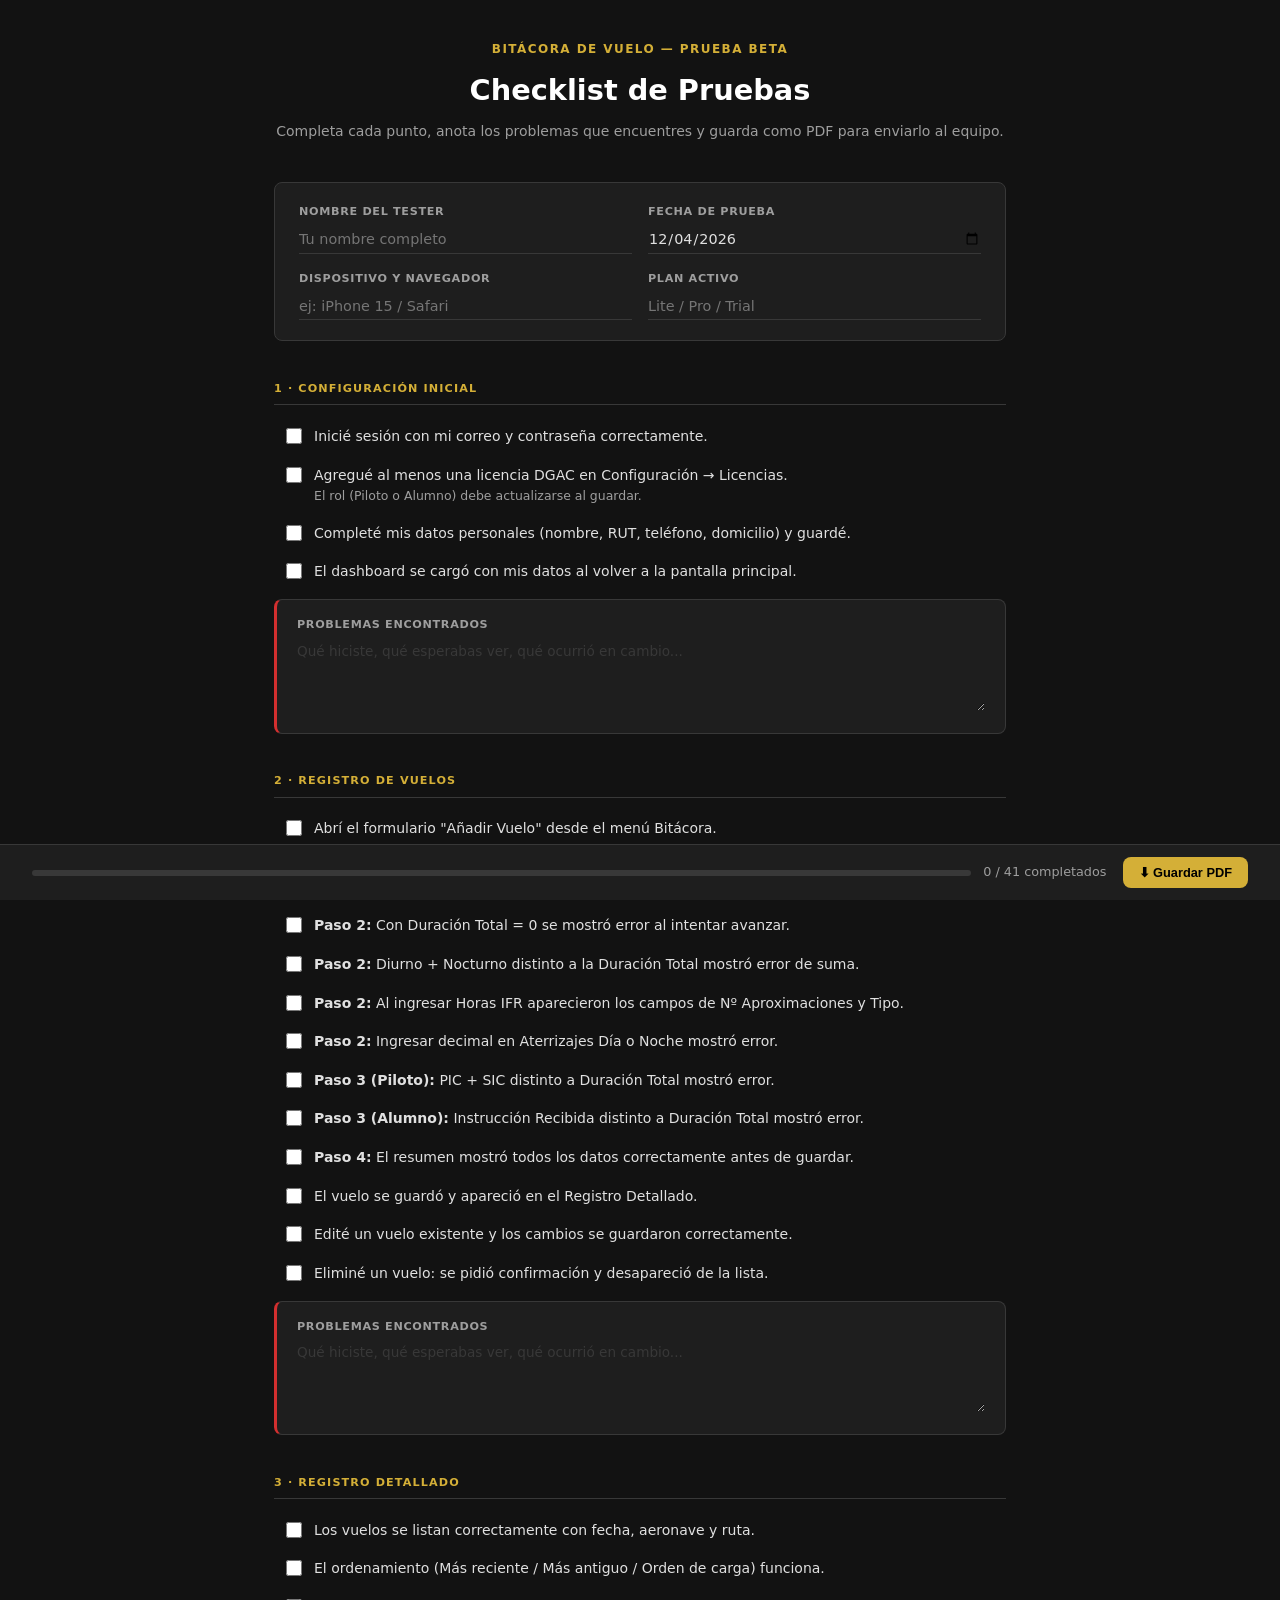
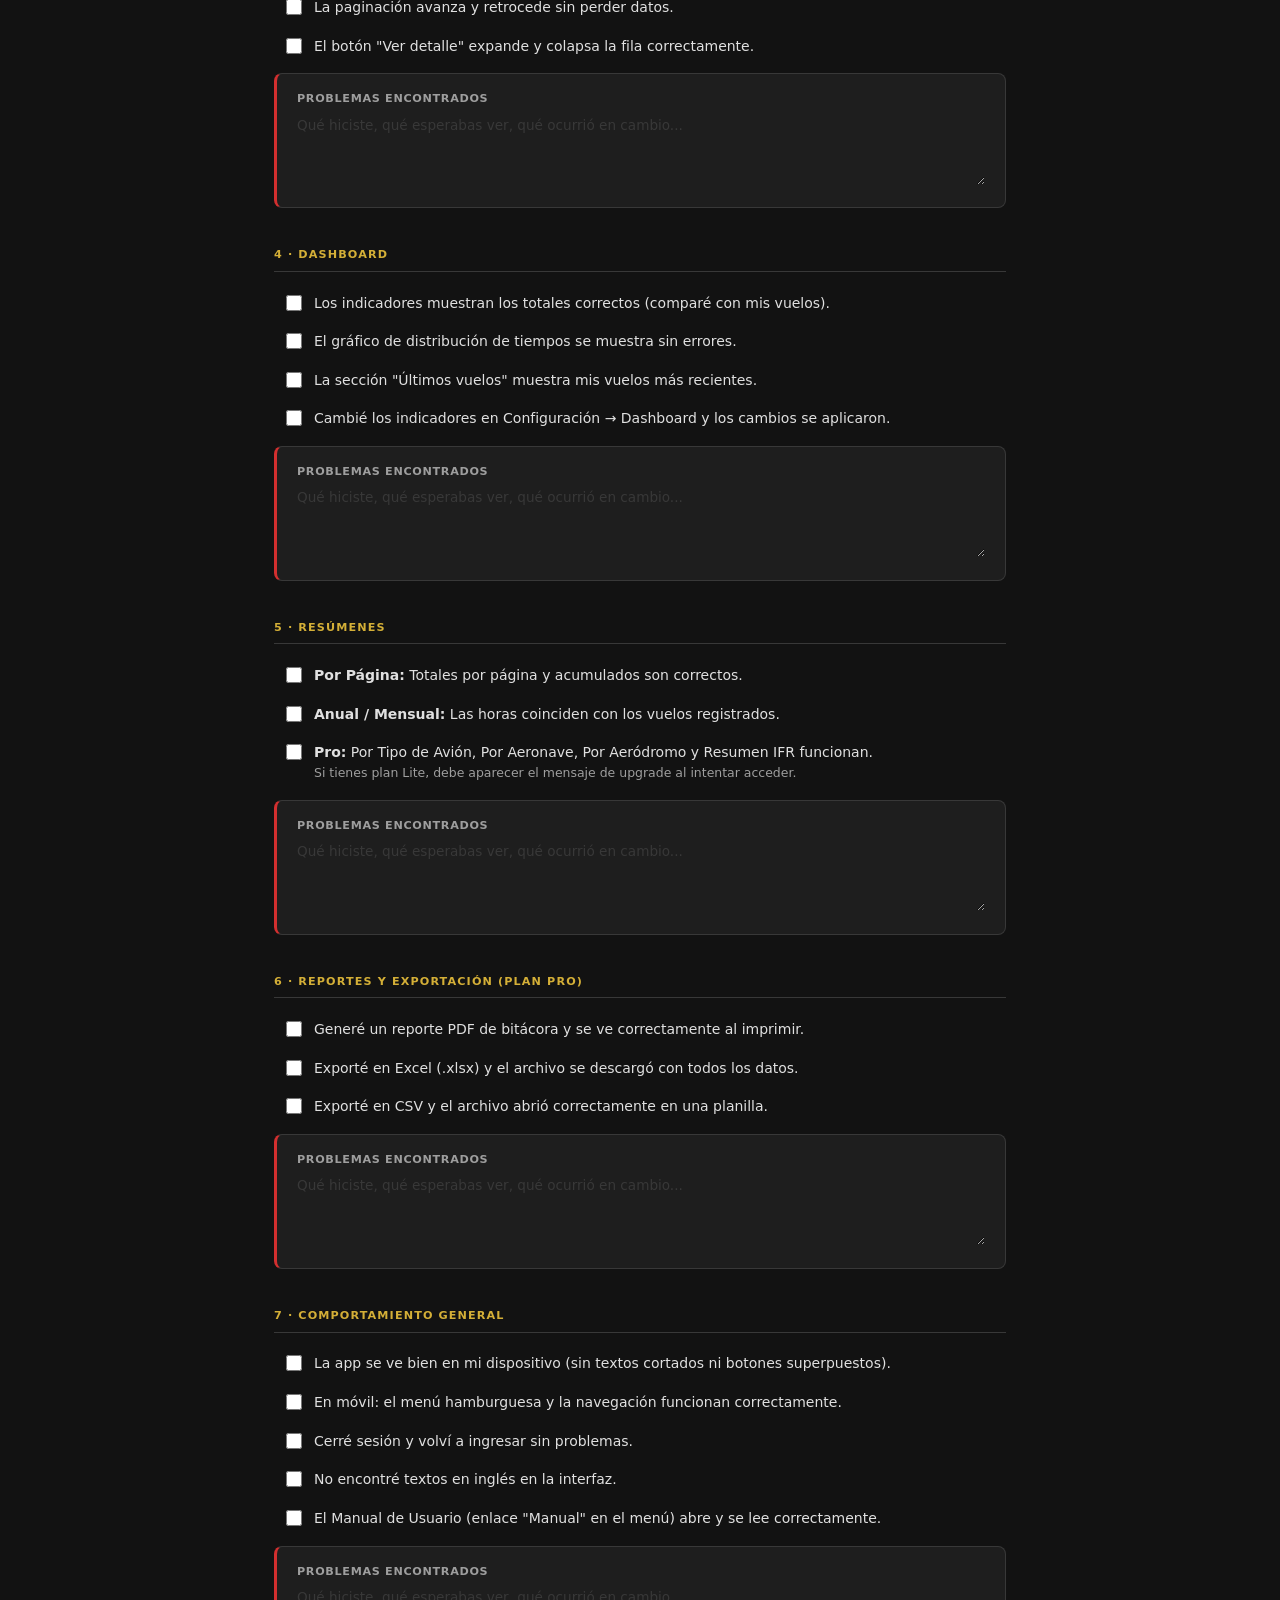
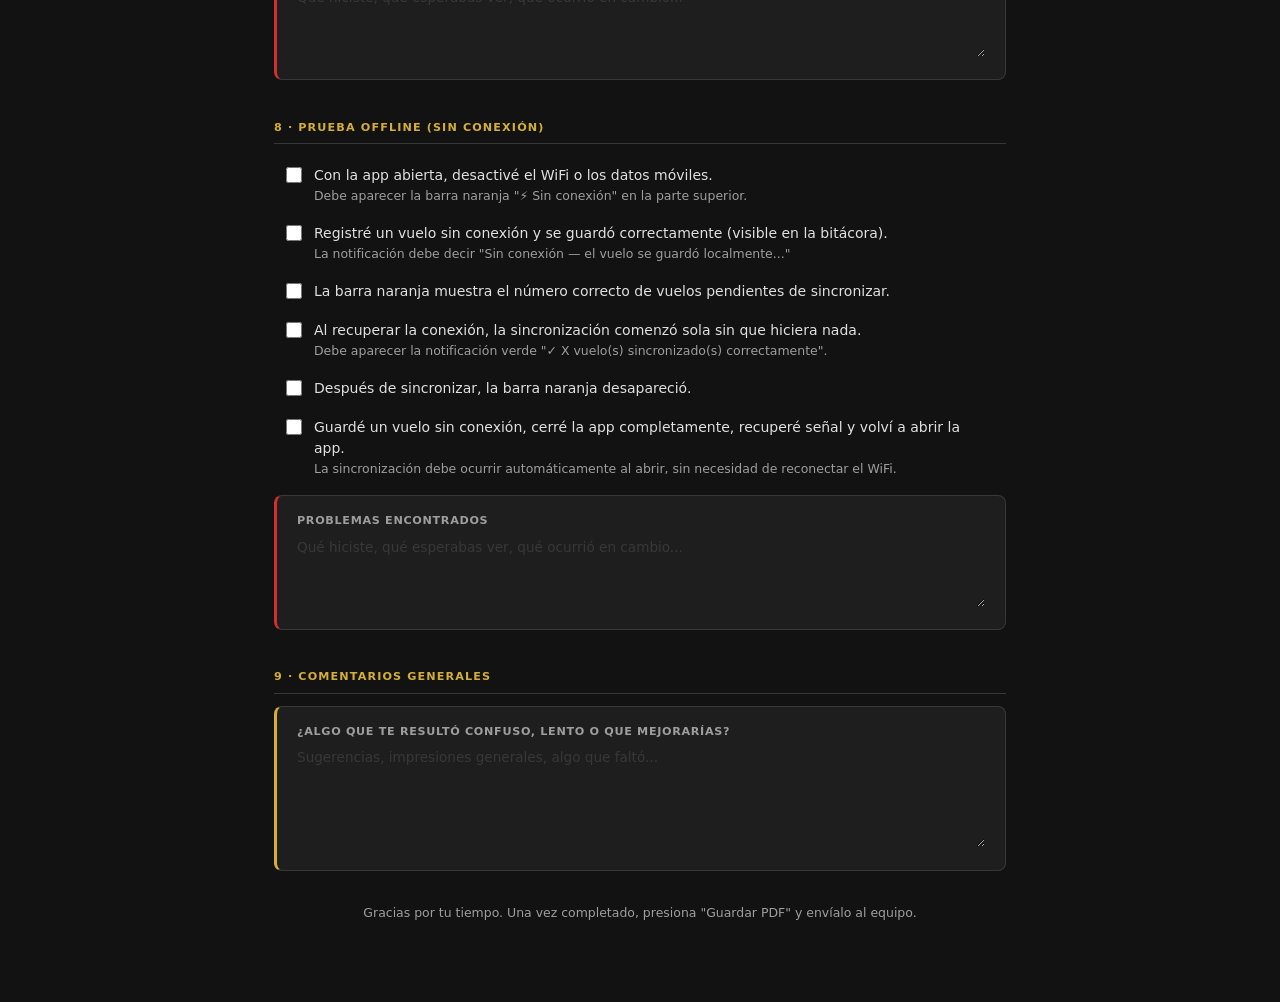
<file: checklist.html>
<!DOCTYPE html>
<html lang="es">
<head>
    <meta charset="UTF-8">
    <meta name="viewport" content="width=device-width, initial-scale=1.0">
    <title>Checklist de Pruebas — Bitácora de Vuelo</title>
    <style>
        :root {
            --gold:   #D4AF37;
            --bg:     #121212;
            --card:   #1E1E1E;
            --card2:  #2a2a2a;
            --border: #383838;
            --text:   #E0E0E0;
            --white:  #FFFFFF;
            --muted:  #9E9E9E;
            --green:  #4CAF50;
            --red:    #D32F2F;
            --radius: 8px;
            --font: system-ui, -apple-system, BlinkMacSystemFont, 'Segoe UI', Roboto, sans-serif;
        }
        *, *::before, *::after { box-sizing: border-box; margin: 0; padding: 0; }
        body { font-family: var(--font); background: var(--bg); color: var(--text); line-height: 1.6; font-size: 14px; }

        .page { max-width: 780px; margin: 0 auto; padding: 2.5rem 1.5rem 5rem; }

        .header { text-align: center; margin-bottom: 2.5rem; }
        .header .logo { font-size: 0.75rem; font-weight: 700; letter-spacing: 0.12em; text-transform: uppercase; color: var(--gold); margin-bottom: 0.5rem; }
        .header h1 { font-size: 1.8rem; font-weight: 700; color: var(--white); }
        .header p  { color: var(--muted); margin-top: 0.4rem; font-size: 0.875rem; }

        .tester-box {
            background: var(--card);
            border: 1px solid var(--border);
            border-radius: var(--radius);
            padding: 1.25rem 1.5rem;
            margin-bottom: 2rem;
            display: grid;
            grid-template-columns: 1fr 1fr;
            gap: 1rem;
        }
        .field label { display: block; font-size: 0.7rem; font-weight: 700; text-transform: uppercase; letter-spacing: 0.06em; color: var(--muted); margin-bottom: 0.3rem; }
        .field input {
            border: none;
            border-bottom: 1px solid var(--border);
            width: 100%;
            height: 28px;
            background: transparent;
            color: var(--text);
            font-family: var(--font);
            font-size: 0.9rem;
            outline: none;
        }
        .field input:focus { border-bottom-color: var(--gold); }

        .section { margin-bottom: 2rem; }
        .section-title {
            font-size: 0.7rem;
            font-weight: 700;
            text-transform: uppercase;
            letter-spacing: 0.1em;
            color: var(--gold);
            padding: 0.4rem 0;
            border-bottom: 1px solid var(--border);
            margin-bottom: 0.75rem;
        }

        .check-item {
            display: flex;
            align-items: flex-start;
            gap: 0.75rem;
            padding: 0.55rem 0.75rem;
            border-radius: 6px;
            transition: background 0.1s;
            cursor: pointer;
        }
        .check-item:hover { background: var(--card2); }
        .check-item input[type="checkbox"] {
            width: 16px; height: 16px;
            margin-top: 2px;
            flex-shrink: 0;
            accent-color: var(--gold);
            cursor: pointer;
        }
        .check-item label { cursor: pointer; font-size: 0.875rem; line-height: 1.5; flex: 1; }
        .check-item label .sub { display: block; font-size: 0.78rem; color: var(--muted); margin-top: 1px; }
        .check-item.completed label { text-decoration: line-through; color: var(--muted); }

        .bug-box {
            background: var(--card);
            border: 1px solid var(--border);
            border-left: 3px solid var(--red);
            border-radius: var(--radius);
            padding: 1rem 1.25rem;
            margin-top: 0.5rem;
        }
        .bug-box label { display: block; font-size: 0.7rem; font-weight: 700; text-transform: uppercase; letter-spacing: 0.06em; color: var(--muted); margin-bottom: 0.4rem; }
        .bug-box textarea {
            width: 100%;
            min-height: 70px;
            background: transparent;
            border: none;
            color: var(--text);
            font-family: var(--font);
            font-size: 0.85rem;
            resize: vertical;
            outline: none;
            line-height: 1.5;
        }
        .bug-box textarea::placeholder { color: var(--border); }

        .summary-bar {
            position: fixed;
            bottom: 0; left: 0; right: 0;
            background: var(--card);
            border-top: 1px solid var(--border);
            padding: 0.75rem 2rem;
            display: flex;
            align-items: center;
            justify-content: space-between;
            gap: 1rem;
            z-index: 100;
        }
        .progress-wrap { flex: 1; display: flex; align-items: center; gap: 0.75rem; }
        .progress-bar { flex: 1; height: 6px; background: var(--border); border-radius: 99px; overflow: hidden; }
        .progress-fill { height: 100%; background: var(--gold); border-radius: 99px; transition: width 0.3s; width: 0%; }
        .progress-text { font-size: 0.8rem; color: var(--muted); white-space: nowrap; }
        .btn-pdf {
            background: var(--gold);
            color: #000;
            font-weight: 700;
            font-size: 0.8rem;
            border: none;
            border-radius: var(--radius);
            padding: 0.5rem 1rem;
            cursor: pointer;
        }
        .btn-pdf:hover { opacity: 0.85; }

        @media print {
            .summary-bar { display: none; }
            body { background: #fff; color: #111; }
            .header .logo { color: #a07800; }
            .header h1 { color: #000; }
            .section-title { color: #a07800; border-color: #ddd; }
            .tester-box, .bug-box { border-color: #ccc; background: #fafafa; }
            .field input { border-bottom-color: #ccc; }
            .bug-box { border-left-color: #c00; }
        }
    </style>
</head>
<body>
<div class="page">

    <div class="header">
        <div class="logo">Bitácora de Vuelo — Prueba Beta</div>
        <h1>Checklist de Pruebas</h1>
        <p>Completa cada punto, anota los problemas que encuentres y guarda como PDF para enviarlo al equipo.</p>
    </div>

    <div class="tester-box">
        <div class="field">
            <label>Nombre del tester</label>
            <input type="text" placeholder="Tu nombre completo">
        </div>
        <div class="field">
            <label>Fecha de prueba</label>
            <input type="date">
        </div>
        <div class="field">
            <label>Dispositivo y navegador</label>
            <input type="text" placeholder="ej: iPhone 15 / Safari">
        </div>
        <div class="field">
            <label>Plan activo</label>
            <input type="text" placeholder="Lite / Pro / Trial">
        </div>
    </div>

    <!-- 1. Configuración inicial -->
    <div class="section">
        <div class="section-title">1 · Configuración inicial</div>
        <div class="check-item"><input type="checkbox" id="c1"><label for="c1">Inicié sesión con mi correo y contraseña correctamente.</label></div>
        <div class="check-item"><input type="checkbox" id="c2"><label for="c2">Agregué al menos una licencia DGAC en Configuración → Licencias.<span class="sub">El rol (Piloto o Alumno) debe actualizarse al guardar.</span></label></div>
        <div class="check-item"><input type="checkbox" id="c3"><label for="c3">Completé mis datos personales (nombre, RUT, teléfono, domicilio) y guardé.</label></div>
        <div class="check-item"><input type="checkbox" id="c4"><label for="c4">El dashboard se cargó con mis datos al volver a la pantalla principal.</label></div>
        <div class="bug-box">
            <label>Problemas encontrados</label>
            <textarea placeholder="Qué hiciste, qué esperabas ver, qué ocurrió en cambio..."></textarea>
        </div>
    </div>

    <!-- 2. Registro de vuelos -->
    <div class="section">
        <div class="section-title">2 · Registro de vuelos</div>
        <div class="check-item"><input type="checkbox" id="c5"><label for="c5">Abrí el formulario "Añadir Vuelo" desde el menú Bitácora.</label></div>
        <div class="check-item"><input type="checkbox" id="c6"><label for="c6"><strong>Paso 1:</strong> No pude avanzar dejando Aeronave, Matrícula, Desde o Hasta vacíos.<span class="sub">El formulario debe mostrar un error claro en cada campo faltante.</span></label></div>
        <div class="check-item"><input type="checkbox" id="c7"><label for="c7"><strong>Paso 2:</strong> Con Duración Total = 0 se mostró error al intentar avanzar.</label></div>
        <div class="check-item"><input type="checkbox" id="c8"><label for="c8"><strong>Paso 2:</strong> Diurno + Nocturno distinto a la Duración Total mostró error de suma.</label></div>
        <div class="check-item"><input type="checkbox" id="c9"><label for="c9"><strong>Paso 2:</strong> Al ingresar Horas IFR aparecieron los campos de Nº Aproximaciones y Tipo.</label></div>
        <div class="check-item"><input type="checkbox" id="c10"><label for="c10"><strong>Paso 2:</strong> Ingresar decimal en Aterrizajes Día o Noche mostró error.</label></div>
        <div class="check-item"><input type="checkbox" id="c11"><label for="c11"><strong>Paso 3 (Piloto):</strong> PIC + SIC distinto a Duración Total mostró error.</label></div>
        <div class="check-item"><input type="checkbox" id="c12"><label for="c12"><strong>Paso 3 (Alumno):</strong> Instrucción Recibida distinto a Duración Total mostró error.</label></div>
        <div class="check-item"><input type="checkbox" id="c13"><label for="c13"><strong>Paso 4:</strong> El resumen mostró todos los datos correctamente antes de guardar.</label></div>
        <div class="check-item"><input type="checkbox" id="c14"><label for="c14">El vuelo se guardó y apareció en el Registro Detallado.</label></div>
        <div class="check-item"><input type="checkbox" id="c15"><label for="c15">Edité un vuelo existente y los cambios se guardaron correctamente.</label></div>
        <div class="check-item"><input type="checkbox" id="c16"><label for="c16">Eliminé un vuelo: se pidió confirmación y desapareció de la lista.</label></div>
        <div class="bug-box">
            <label>Problemas encontrados</label>
            <textarea placeholder="Qué hiciste, qué esperabas ver, qué ocurrió en cambio..."></textarea>
        </div>
    </div>

    <!-- 3. Registro detallado -->
    <div class="section">
        <div class="section-title">3 · Registro detallado</div>
        <div class="check-item"><input type="checkbox" id="c17"><label for="c17">Los vuelos se listan correctamente con fecha, aeronave y ruta.</label></div>
        <div class="check-item"><input type="checkbox" id="c18"><label for="c18">El ordenamiento (Más reciente / Más antiguo / Orden de carga) funciona.</label></div>
        <div class="check-item"><input type="checkbox" id="c19"><label for="c19">La paginación avanza y retrocede sin perder datos.</label></div>
        <div class="check-item"><input type="checkbox" id="c20"><label for="c20">El botón "Ver detalle" expande y colapsa la fila correctamente.</label></div>
        <div class="bug-box">
            <label>Problemas encontrados</label>
            <textarea placeholder="Qué hiciste, qué esperabas ver, qué ocurrió en cambio..."></textarea>
        </div>
    </div>

    <!-- 4. Dashboard -->
    <div class="section">
        <div class="section-title">4 · Dashboard</div>
        <div class="check-item"><input type="checkbox" id="c21"><label for="c21">Los indicadores muestran los totales correctos (comparé con mis vuelos).</label></div>
        <div class="check-item"><input type="checkbox" id="c22"><label for="c22">El gráfico de distribución de tiempos se muestra sin errores.</label></div>
        <div class="check-item"><input type="checkbox" id="c23"><label for="c23">La sección "Últimos vuelos" muestra mis vuelos más recientes.</label></div>
        <div class="check-item"><input type="checkbox" id="c24"><label for="c24">Cambié los indicadores en Configuración → Dashboard y los cambios se aplicaron.</label></div>
        <div class="bug-box">
            <label>Problemas encontrados</label>
            <textarea placeholder="Qué hiciste, qué esperabas ver, qué ocurrió en cambio..."></textarea>
        </div>
    </div>

    <!-- 5. Resúmenes -->
    <div class="section">
        <div class="section-title">5 · Resúmenes</div>
        <div class="check-item"><input type="checkbox" id="c25"><label for="c25"><strong>Por Página:</strong> Totales por página y acumulados son correctos.</label></div>
        <div class="check-item"><input type="checkbox" id="c26"><label for="c26"><strong>Anual / Mensual:</strong> Las horas coinciden con los vuelos registrados.</label></div>
        <div class="check-item"><input type="checkbox" id="c27"><label for="c27"><strong>Pro:</strong> Por Tipo de Avión, Por Aeronave, Por Aeródromo y Resumen IFR funcionan.<span class="sub">Si tienes plan Lite, debe aparecer el mensaje de upgrade al intentar acceder.</span></label></div>
        <div class="bug-box">
            <label>Problemas encontrados</label>
            <textarea placeholder="Qué hiciste, qué esperabas ver, qué ocurrió en cambio..."></textarea>
        </div>
    </div>

    <!-- 6. Reportes -->
    <div class="section">
        <div class="section-title">6 · Reportes y exportación (Plan Pro)</div>
        <div class="check-item"><input type="checkbox" id="c28"><label for="c28">Generé un reporte PDF de bitácora y se ve correctamente al imprimir.</label></div>
        <div class="check-item"><input type="checkbox" id="c29"><label for="c29">Exporté en Excel (.xlsx) y el archivo se descargó con todos los datos.</label></div>
        <div class="check-item"><input type="checkbox" id="c30"><label for="c30">Exporté en CSV y el archivo abrió correctamente en una planilla.</label></div>
        <div class="bug-box">
            <label>Problemas encontrados</label>
            <textarea placeholder="Qué hiciste, qué esperabas ver, qué ocurrió en cambio..."></textarea>
        </div>
    </div>

    <!-- 7. General -->
    <div class="section">
        <div class="section-title">7 · Comportamiento general</div>
        <div class="check-item"><input type="checkbox" id="c31"><label for="c31">La app se ve bien en mi dispositivo (sin textos cortados ni botones superpuestos).</label></div>
        <div class="check-item"><input type="checkbox" id="c32"><label for="c32">En móvil: el menú hamburguesa y la navegación funcionan correctamente.</label></div>
        <div class="check-item"><input type="checkbox" id="c33"><label for="c33">Cerré sesión y volví a ingresar sin problemas.</label></div>
        <div class="check-item"><input type="checkbox" id="c34"><label for="c34">No encontré textos en inglés en la interfaz.</label></div>
        <div class="check-item"><input type="checkbox" id="c35"><label for="c35">El Manual de Usuario (enlace "Manual" en el menú) abre y se lee correctamente.</label></div>
        <div class="bug-box">
            <label>Problemas encontrados</label>
            <textarea placeholder="Qué hiciste, qué esperabas ver, qué ocurrió en cambio..."></textarea>
        </div>
    </div>

    <!-- 8. Offline -->
    <div class="section">
        <div class="section-title">8 · Prueba offline (sin conexión)</div>
        <div class="check-item"><input type="checkbox" id="c36"><label for="c36">Con la app abierta, desactivé el WiFi o los datos móviles.<span class="sub">Debe aparecer la barra naranja "⚡ Sin conexión" en la parte superior.</span></label></div>
        <div class="check-item"><input type="checkbox" id="c37"><label for="c37">Registré un vuelo sin conexión y se guardó correctamente (visible en la bitácora).<span class="sub">La notificación debe decir "Sin conexión — el vuelo se guardó localmente..."</span></label></div>
        <div class="check-item"><input type="checkbox" id="c38"><label for="c38">La barra naranja muestra el número correcto de vuelos pendientes de sincronizar.</label></div>
        <div class="check-item"><input type="checkbox" id="c39"><label for="c39">Al recuperar la conexión, la sincronización comenzó sola sin que hiciera nada.<span class="sub">Debe aparecer la notificación verde "✓ X vuelo(s) sincronizado(s) correctamente".</span></label></div>
        <div class="check-item"><input type="checkbox" id="c40"><label for="c40">Después de sincronizar, la barra naranja desapareció.</label></div>
        <div class="check-item"><input type="checkbox" id="c41"><label for="c41">Guardé un vuelo sin conexión, cerré la app completamente, recuperé señal y volví a abrir la app.<span class="sub">La sincronización debe ocurrir automáticamente al abrir, sin necesidad de reconectar el WiFi.</span></label></div>
        <div class="bug-box">
            <label>Problemas encontrados</label>
            <textarea placeholder="Qué hiciste, qué esperabas ver, qué ocurrió en cambio..."></textarea>
        </div>
    </div>

    <!-- 9. Comentarios -->
    <div class="section">
        <div class="section-title">9 · Comentarios generales</div>
        <div class="bug-box" style="border-left-color: #D4AF37">
            <label>¿Algo que te resultó confuso, lento o que mejorarías?</label>
            <textarea style="min-height:100px" placeholder="Sugerencias, impresiones generales, algo que faltó..."></textarea>
        </div>
    </div>

    <p style="text-align:center; color:#9E9E9E; font-size:0.78rem; margin-top:1rem;">
        Gracias por tu tiempo. Una vez completado, presiona "Guardar PDF" y envíalo al equipo.
    </p>
</div>

<!-- Barra inferior -->
<div class="summary-bar">
    <div class="progress-wrap">
        <div class="progress-bar"><div class="progress-fill" id="progress-fill"></div></div>
        <div class="progress-text" id="progress-text">0 / 41 completados</div>
    </div>
    <button class="btn-pdf" onclick="window.print()">⬇ Guardar PDF</button>
</div>

<script>
    const total = document.querySelectorAll('input[type="checkbox"]').length;
    const fill  = document.getElementById('progress-fill');
    const lbl   = document.getElementById('progress-text');

    function update() {
        const done = document.querySelectorAll('input[type="checkbox"]:checked').length;
        fill.style.width = (done / total * 100) + '%';
        lbl.textContent = `${done} / ${total} completados`;
        document.querySelectorAll('.check-item').forEach(item => {
            const cb = item.querySelector('input[type="checkbox"]');
            item.classList.toggle('completed', cb.checked);
        });
    }

    document.querySelectorAll('input[type="checkbox"]').forEach(cb => {
        const saved = sessionStorage.getItem(cb.id);
        if (saved === 'true') cb.checked = true;
        cb.addEventListener('change', () => {
            sessionStorage.setItem(cb.id, cb.checked);
            update();
        });
    });

    // Fecha de hoy por defecto
    const d = document.querySelector('input[type="date"]');
    if (d) d.value = new Date().toISOString().split('T')[0];

    update();
</script>
</body>
</html>
</file>
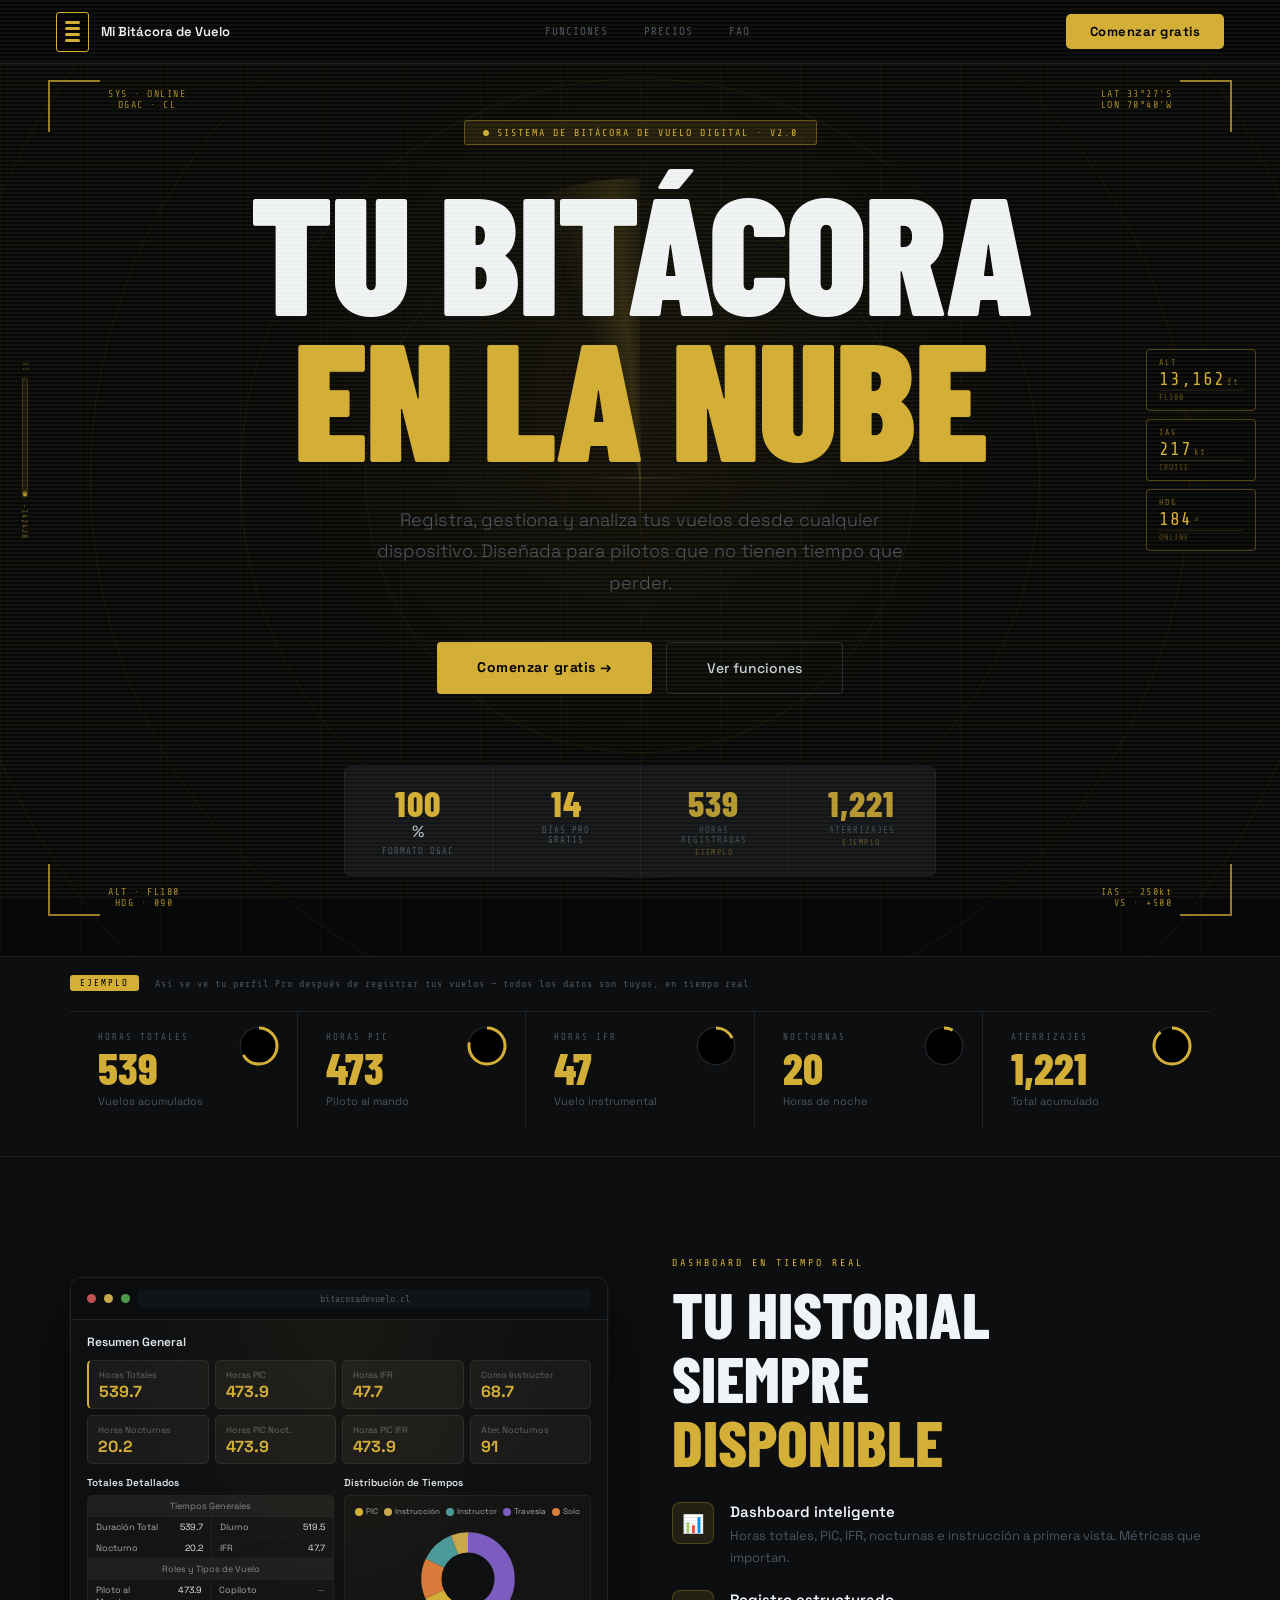
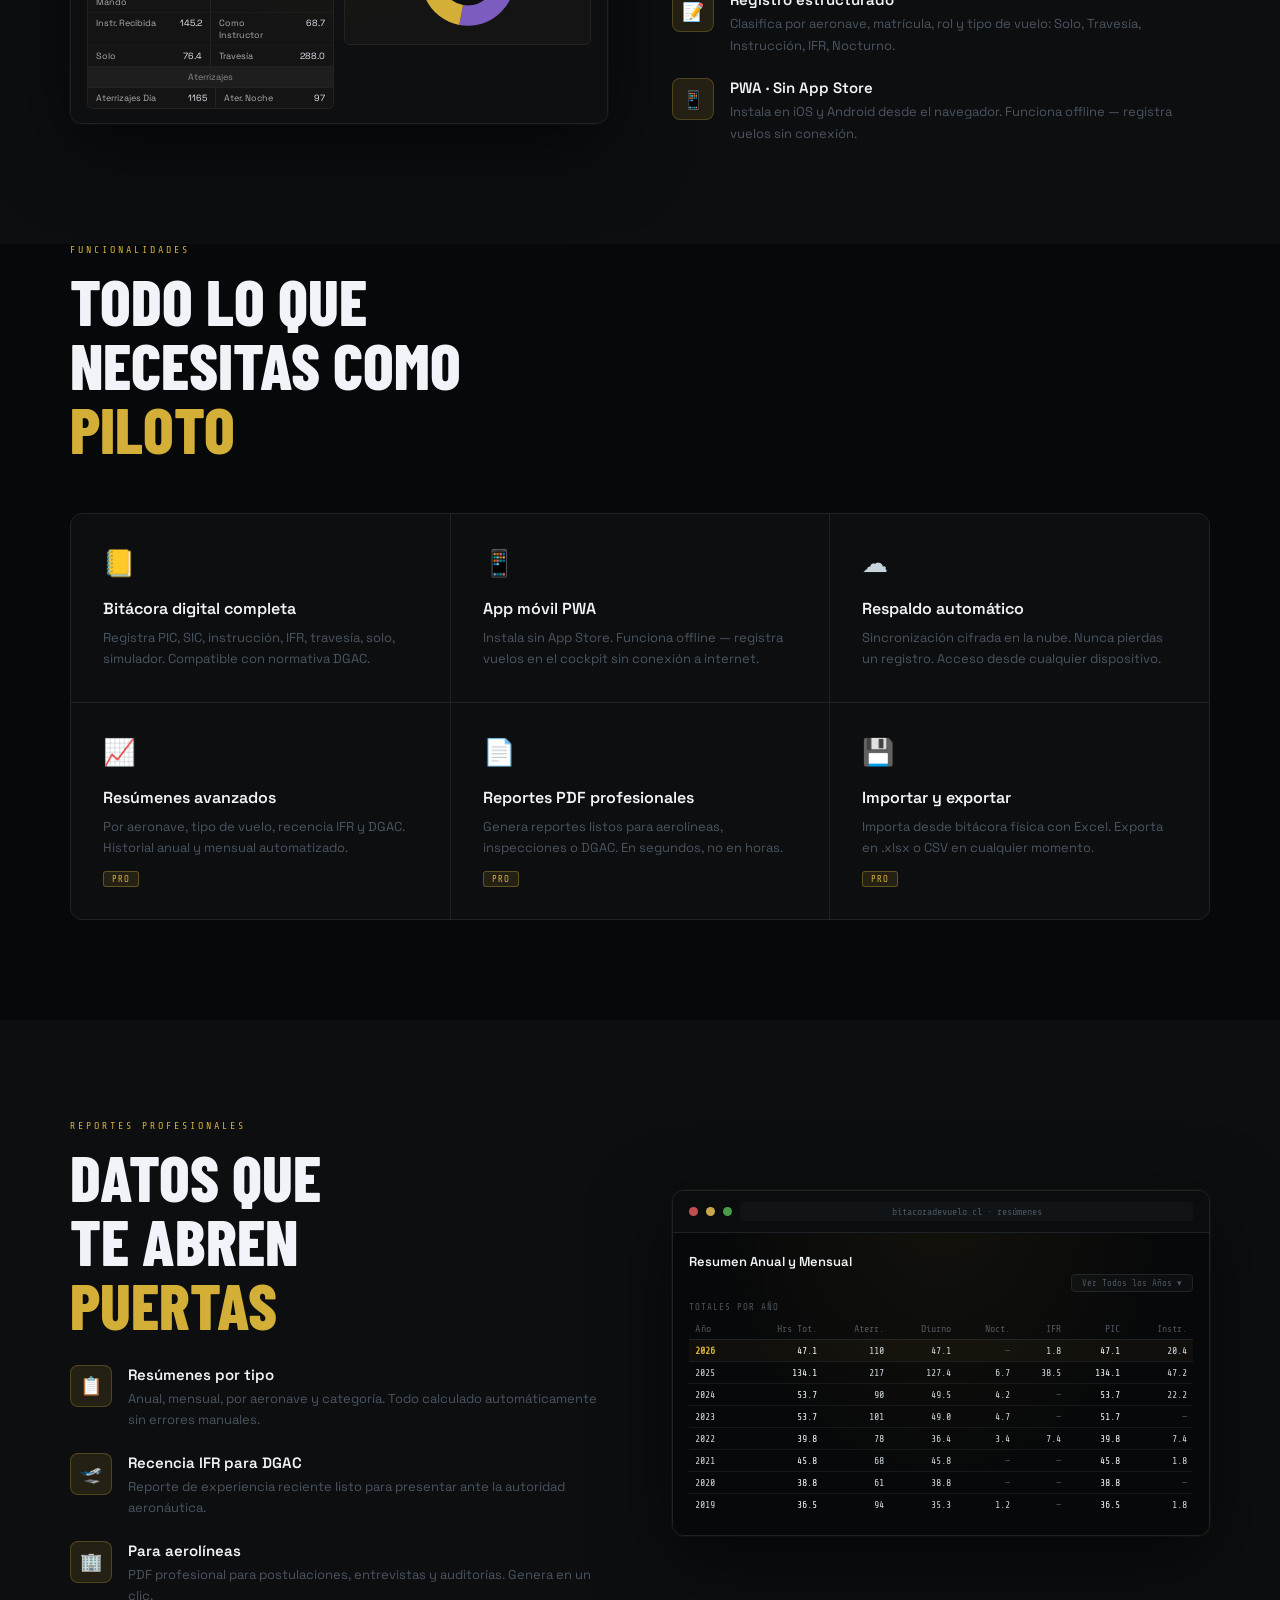
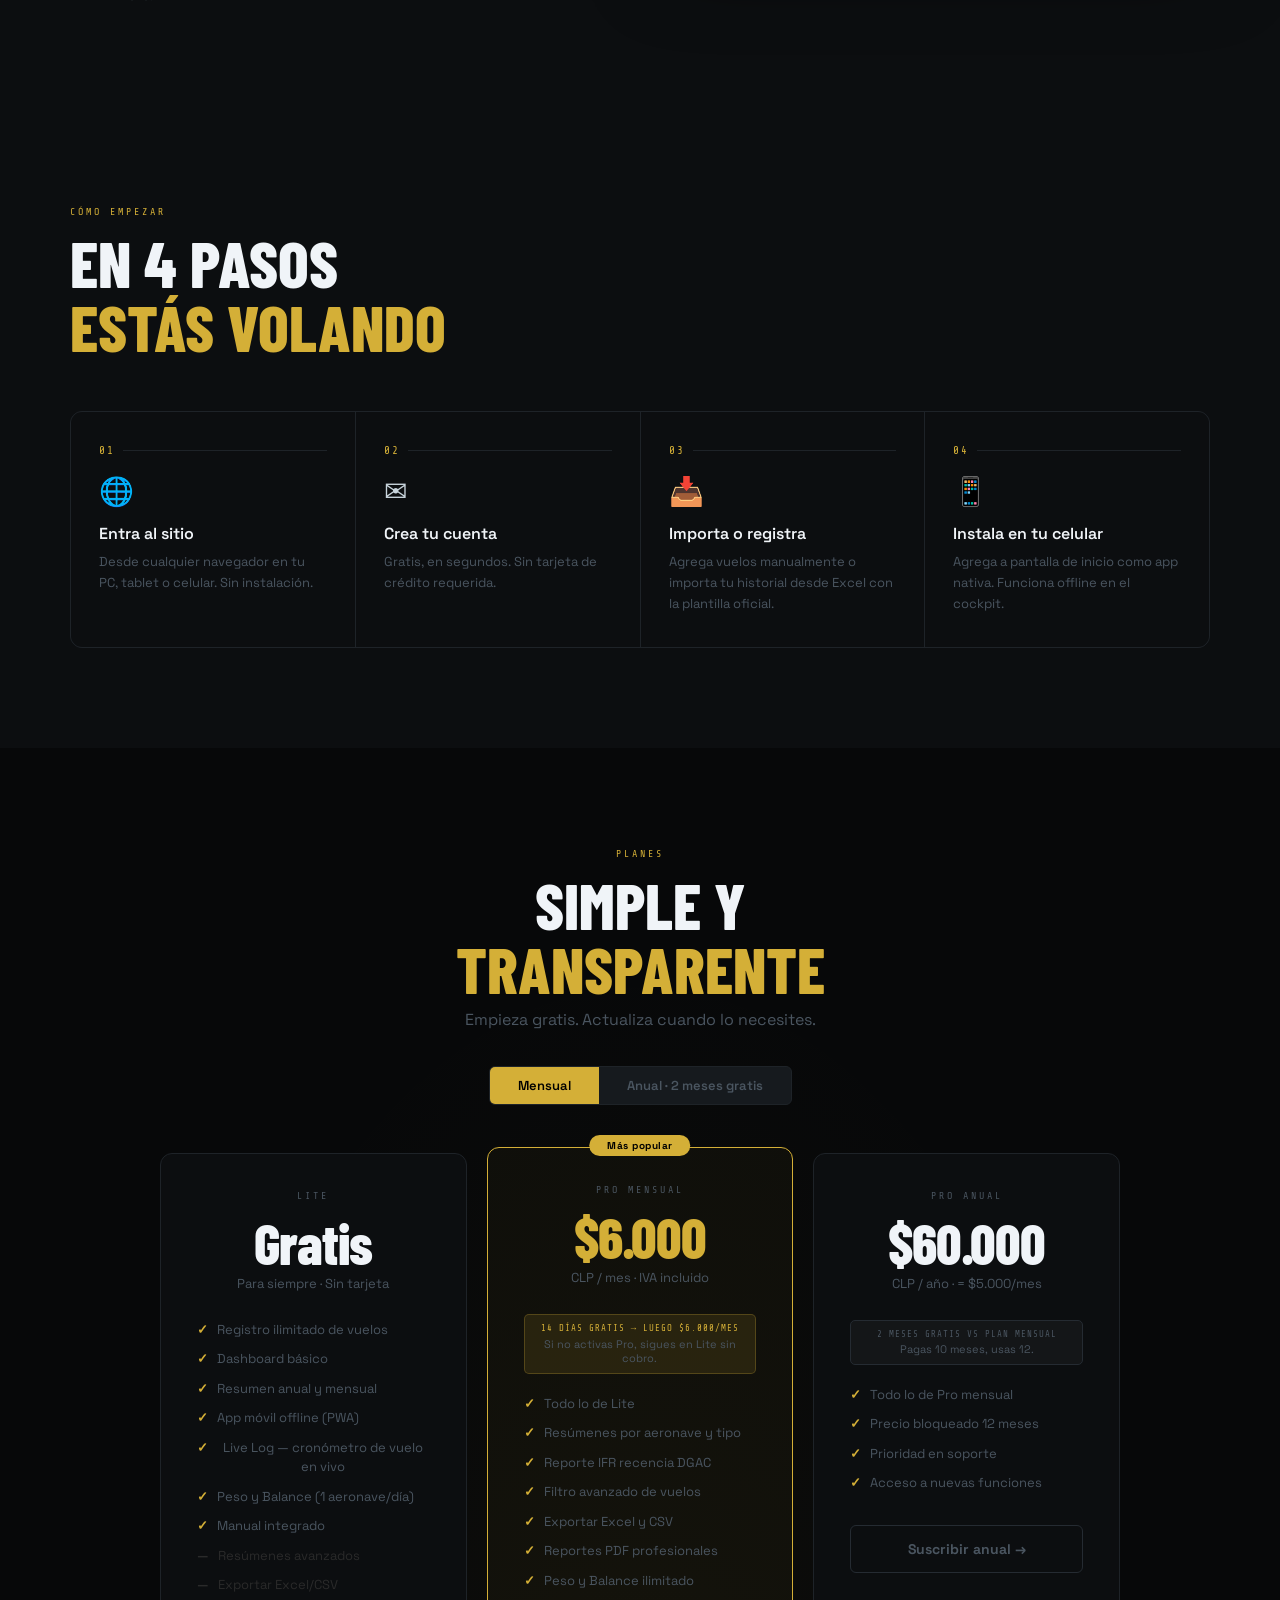
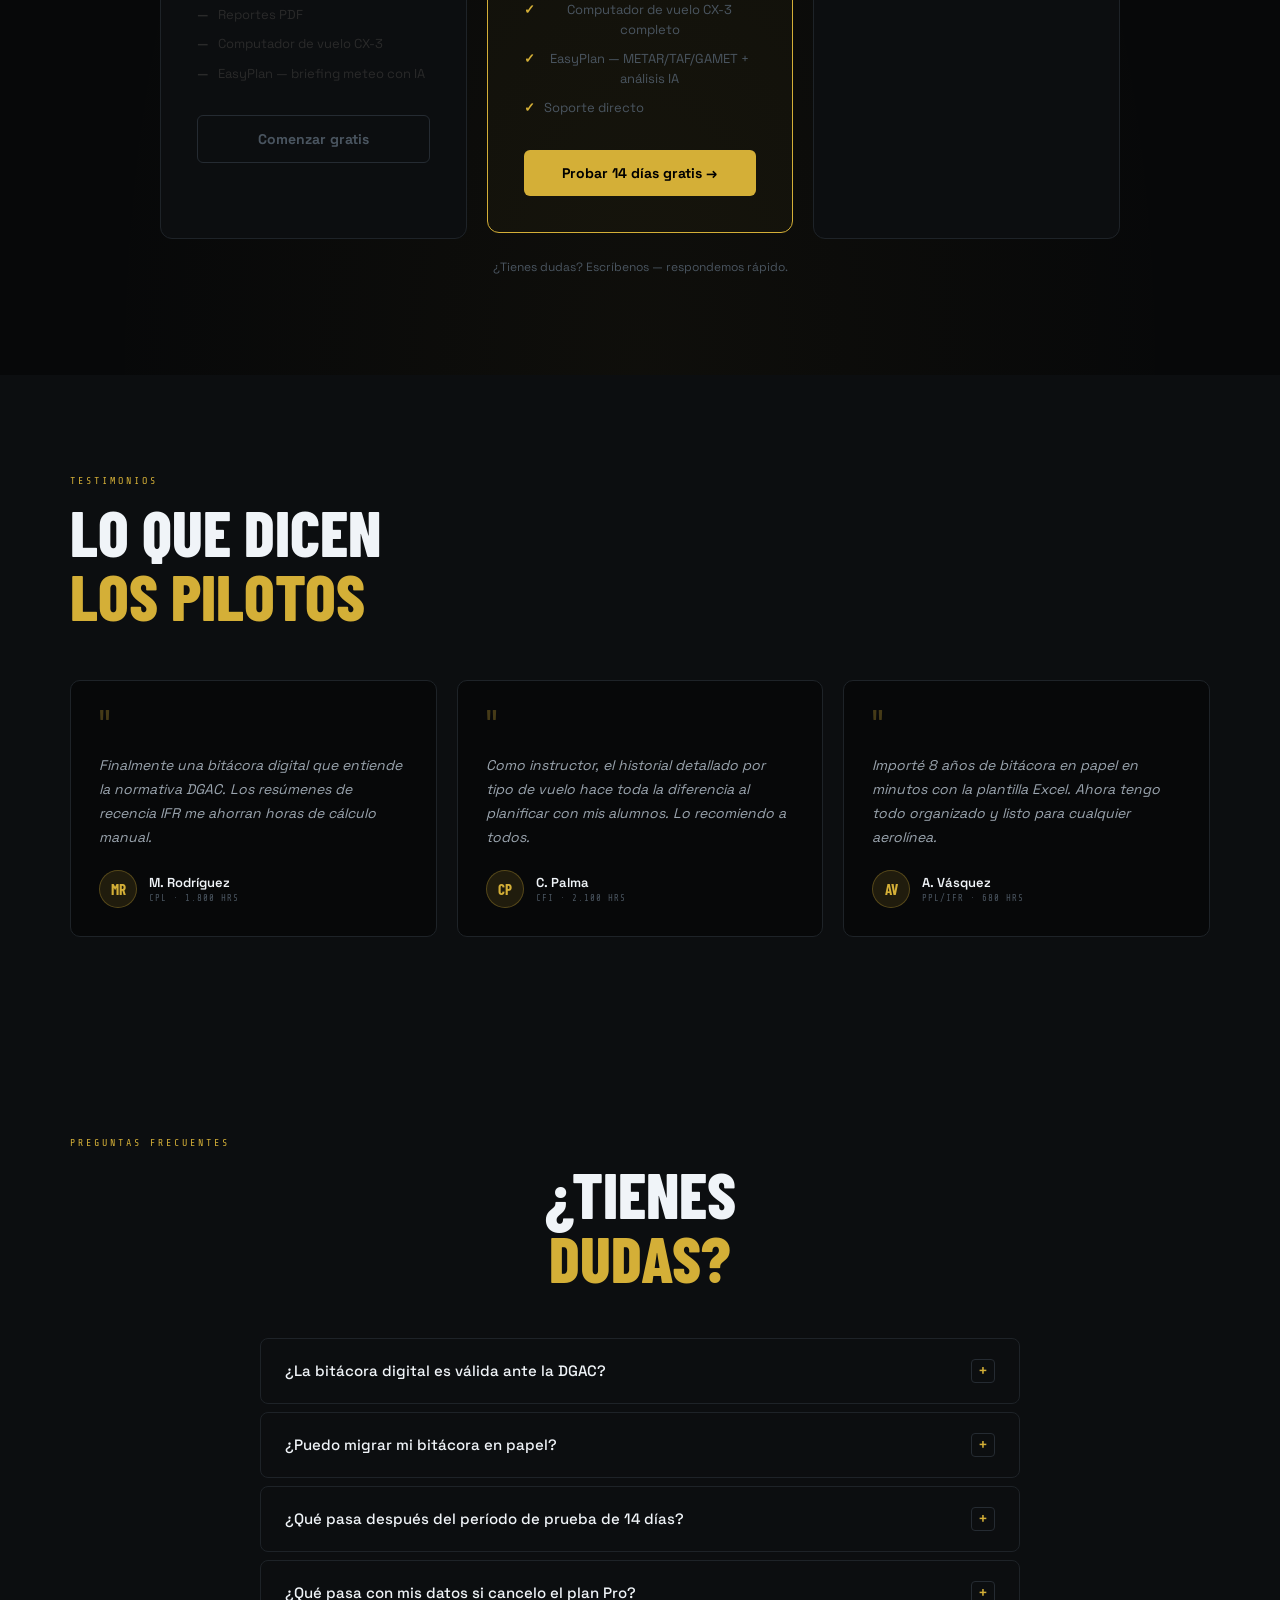
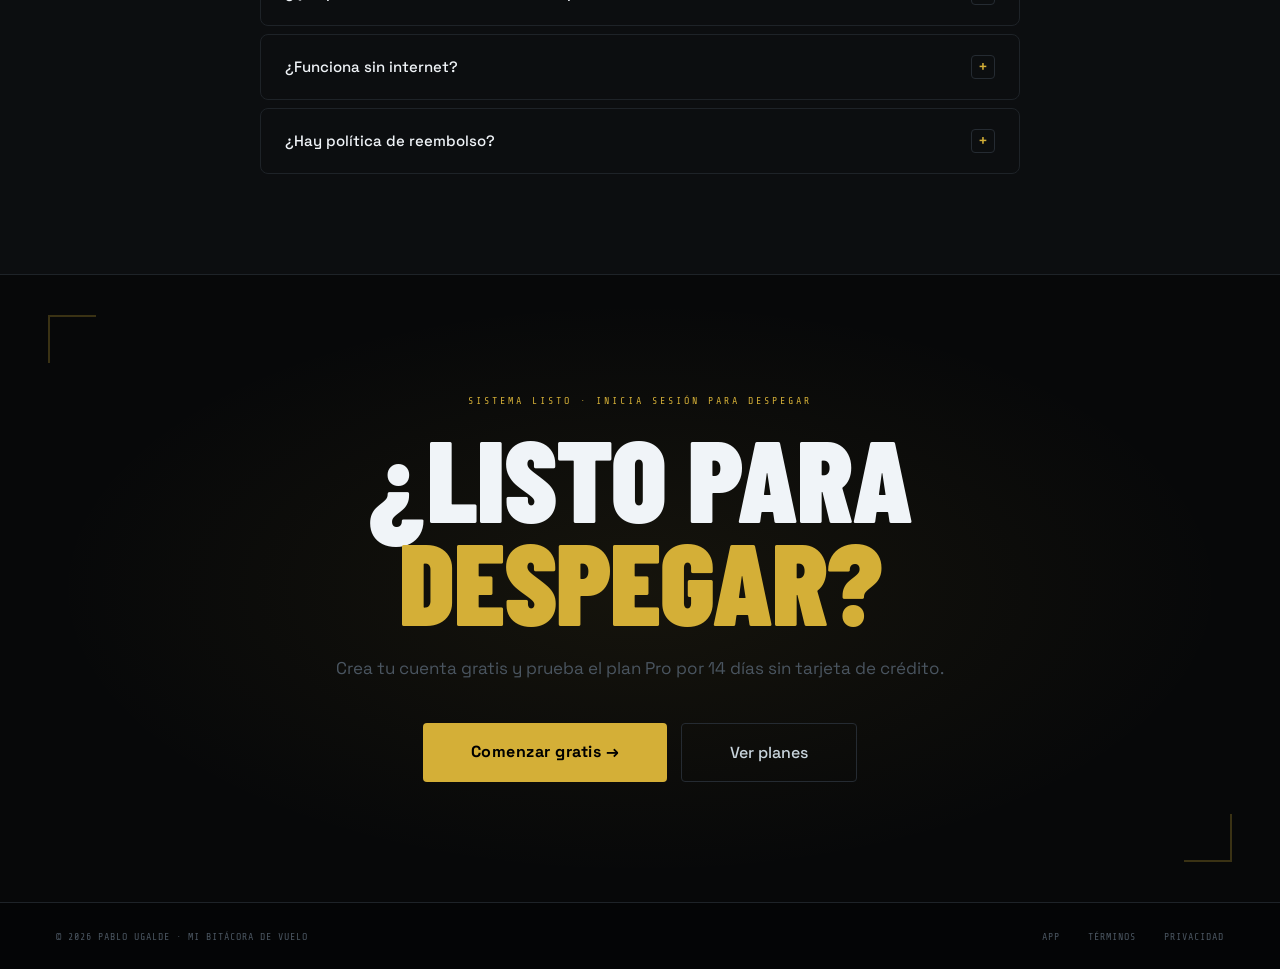
<file: landing.html>
<!DOCTYPE html>
<html lang="es">
<head>
<meta charset="UTF-8">
<meta name="viewport" content="width=device-width, initial-scale=1.0">
<title>Mi Bitácora de Vuelo — La bitácora digital para pilotos</title>
<link rel="preconnect" href="https://fonts.googleapis.com">
<link href="https://fonts.googleapis.com/css2?family=Space+Grotesk:wght@300;400;500;600;700&family=Barlow+Condensed:wght@400;500;600;700;800;900&family=Share+Tech+Mono&display=swap" rel="stylesheet">
<style>
:root {
  --gold: #D4AF37;
  --gold2: #e8c84a;
  --gold-dim: rgba(212,175,55,0.12);
  --gold-glow: rgba(212,175,55,0.25);
  --bg: #070809;
  --bg2: #0c0e10;
  --bg3: #111417;
  --surface: #161a1e;
  --border: #1e2328;
  --border2: #252b32;
  --text: #c8d4dc;
  --muted: #4a5560;
  --white: #f0f4f8;
  --hud: rgba(212,175,55,0.6);
  --scan: rgba(212,175,55,0.04);
}

*{box-sizing:border-box;margin:0;padding:0;}
html{scroll-behavior:smooth;}
body{background:var(--bg);color:var(--text);font-family:'Space Grotesk',sans-serif;overflow-x:hidden;}

/* ─── SCANLINE OVERLAY ─── */
body::before{
  content:'';position:fixed;inset:0;
  background:repeating-linear-gradient(0deg,transparent,transparent 2px,rgba(212,175,55,0.06) 2px,rgba(212,175,55,0.06) 4px);
  pointer-events:none;z-index:9998;
}

/* ─── FLOATING HUD PANEL ─── */
#hud-panel{
  position:fixed;right:24px;top:50%;transform:translateY(-50%);
  z-index:999;display:flex;flex-direction:column;gap:8px;pointer-events:none;
}
.hud-panel-item{
  background:rgba(7,8,9,0.85);border:1px solid rgba(212,175,55,0.35);
  border-radius:4px;padding:8px 12px;min-width:110px;
  backdrop-filter:blur(8px);
}
.hud-pi-label{
  font-family:'Share Tech Mono',monospace;font-size:8px;
  color:rgba(212,175,55,0.6);letter-spacing:2px;text-transform:uppercase;margin-bottom:3px;
}
.hud-pi-val{
  font-family:'Share Tech Mono',monospace;font-size:18px;font-weight:400;
  color:var(--gold);letter-spacing:1px;line-height:1;
}
.hud-pi-unit{font-size:9px;color:rgba(212,175,55,0.5);margin-left:2px;}
.hud-divider{height:1px;background:rgba(212,175,55,0.15);margin:2px 0;}
.hud-pi-sub{font-family:'Share Tech Mono',monospace;font-size:8px;color:rgba(212,175,55,0.4);letter-spacing:1px;}

/* left HUD strip */
#hud-left{
  position:fixed;left:20px;top:50%;transform:translateY(-50%);
  z-index:999;pointer-events:none;
  display:flex;flex-direction:column;align-items:center;gap:6px;
}
.hud-bar-track{
  width:6px;height:120px;background:rgba(212,175,55,0.08);
  border:1px solid rgba(212,175,55,0.2);border-radius:3px;overflow:hidden;position:relative;
}
.hud-bar-fill{
  position:absolute;bottom:0;left:0;right:0;
  background:linear-gradient(0deg,var(--gold),rgba(212,175,55,0.3));
  border-radius:2px;transition:height .5s ease;
}
.hud-bar-label{font-family:'Share Tech Mono',monospace;font-size:7px;color:rgba(212,175,55,0.4);letter-spacing:1px;writing-mode:vertical-rl;text-orientation:mixed;}
@media(max-width:1200px){#hud-panel,#hud-left{display:none;}}

/* ─── NAV ─── */
nav{
  position:fixed;top:0;left:0;right:0;z-index:1000;
  background:rgba(7,8,9,0.92);backdrop-filter:blur(16px);
  border-bottom:1px solid var(--border);
  padding:0 56px;height:64px;
  display:flex;align-items:center;justify-content:space-between;
}
.nav-logo{display:flex;align-items:center;gap:12px;}
.epaul{display:flex;flex-direction:column;justify-content:space-between;width:33px;height:40px;padding:8px;border:1.5px solid var(--gold);border-radius:3px;background:#000;}
.epaul span{display:block;height:3px;background:var(--gold);border-radius:2px;}
.nav-brand{font-family:'Space Grotesk',sans-serif;font-size:13px;font-weight:600;color:var(--white);}
.nav-links{display:flex;gap:36px;}
.nav-links a{color:var(--muted);text-decoration:none;transition:color .2s;font-family:'Share Tech Mono',monospace;font-size:11px;letter-spacing:1px;}
.nav-links a:hover{color:var(--gold);}
.nav-cta{background:var(--gold);color:#000;border:none;border-radius:5px;padding:9px 24px;font-size:13px;font-weight:700;cursor:pointer;text-decoration:none;letter-spacing:0.5px;}

/* ─── HERO ─── */
.hero{
  min-height:100vh;position:relative;overflow:hidden;
  display:flex;flex-direction:column;align-items:center;justify-content:center;
  padding:120px 48px 80px;text-align:center;
}

/* Animated radar bg */
.radar-bg{
  position:absolute;inset:0;
  display:flex;align-items:center;justify-content:center;
  pointer-events:none;
}
.radar-ring{
  position:absolute;border-radius:50%;border:1px solid rgba(212,175,55,0.08);
  animation:radar-pulse 4s ease-in-out infinite;
}
.radar-ring:nth-child(1){width:300px;height:300px;animation-delay:0s;}
.radar-ring:nth-child(2){width:550px;height:550px;animation-delay:.5s;}
.radar-ring:nth-child(3){width:800px;height:800px;animation-delay:1s;}
.radar-ring:nth-child(4){width:1100px;height:1100px;animation-delay:1.5s;}
.radar-ring:nth-child(5){width:1400px;height:1400px;animation-delay:2s;}
@keyframes radar-pulse{
  0%,100%{opacity:.4;transform:scale(1);}
  50%{opacity:1;transform:scale(1.01);}
}

/* Sweep line */
.radar-sweep{
  position:absolute;width:600px;height:600px;border-radius:50%;
  background:conic-gradient(from 0deg, transparent 340deg, rgba(212,175,55,0.15) 355deg, rgba(212,175,55,0.06) 360deg);
  animation:sweep 6s linear infinite;
}
@keyframes sweep{from{transform:rotate(0deg);}to{transform:rotate(360deg);}}

/* Crosshair */
.crosshair{position:absolute;pointer-events:none;}
.ch-h{position:absolute;top:50%;left:50%;transform:translate(-50%,-50%);width:120px;height:1px;background:linear-gradient(90deg,transparent,rgba(212,175,55,0.3),transparent);}
.ch-v{position:absolute;top:50%;left:50%;transform:translate(-50%,-50%);width:1px;height:120px;background:linear-gradient(0deg,transparent,rgba(212,175,55,0.3),transparent);}

/* HUD grid */
.hud-grid{
  position:absolute;inset:0;
  background-image:
    linear-gradient(rgba(212,175,55,0.03) 1px,transparent 1px),
    linear-gradient(90deg,rgba(212,175,55,0.03) 1px,transparent 1px);
  background-size:80px 80px;
}

/* Glow center */
.hero-glow{
  position:absolute;top:50%;left:50%;transform:translate(-50%,-60%);
  width:800px;height:800px;
  background:radial-gradient(circle,rgba(212,175,55,0.06) 0%,transparent 65%);
  pointer-events:none;
}

/* HUD corner brackets */
.hud-corner{position:absolute;width:52px;height:52px;pointer-events:none;}
.hud-corner.tl{top:80px;left:48px;border-top:2px solid rgba(212,175,55,0.7);border-left:2px solid rgba(212,175,55,0.7);}
.hud-corner.tr{top:80px;right:48px;border-top:2px solid rgba(212,175,55,0.7);border-right:2px solid rgba(212,175,55,0.7);}
.hud-corner.bl{bottom:40px;left:48px;border-bottom:2px solid rgba(212,175,55,0.7);border-left:2px solid rgba(212,175,55,0.7);}
.hud-corner.br{bottom:40px;right:48px;border-bottom:2px solid rgba(212,175,55,0.7);border-right:2px solid rgba(212,175,55,0.7);}

/* HUD readouts */
.hud-readout{
  position:absolute;font-family:'Share Tech Mono',monospace;font-size:10px;
  color:rgba(212,175,55,0.75);letter-spacing:1.5px;
  animation:blink-slow 4s ease-in-out infinite;
}
@keyframes blink-slow{0%,90%,100%{opacity:.75;}95%{opacity:1;color:var(--gold);}}
.hud-readout.tl{top:88px;left:108px;}
.hud-readout.tr{top:88px;right:108px;text-align:right;}
.hud-readout.bl{bottom:48px;left:108px;}
.hud-readout.br{bottom:48px;right:108px;text-align:right;}

/* Hero content */
.hero-badge{
  display:inline-flex;align-items:center;gap:8px;
  background:var(--gold-dim);border:1px solid rgba(212,175,55,0.35);
  border-radius:3px;padding:6px 18px;
  font-family:'Share Tech Mono',monospace;font-size:10px;color:var(--gold);
  letter-spacing:2px;text-transform:uppercase;margin-bottom:32px;
  position:relative;z-index:1;
}
.hero-badge::before{content:'';width:6px;height:6px;background:var(--gold);border-radius:50%;animation:dot-pulse 2s ease-in-out infinite;}
@keyframes dot-pulse{0%,100%{opacity:1;}50%{opacity:.2;}}

.hero-title{
  font-family:'Barlow Condensed',sans-serif;
  font-size:clamp(72px,13vw,168px);
  font-weight:900;line-height:0.88;
  color:var(--white);text-transform:uppercase;letter-spacing:-2px;
  position:relative;z-index:1;margin-bottom:10px;
}
.hero-title .line-gold{color:var(--gold);display:block;}
.hero-title .line-stroke{
  -webkit-text-stroke:2px rgba(212,175,55,0.5);color:transparent;display:block;
}

.hero-sub{
  font-size:18px;color:var(--muted);font-weight:300;
  max-width:540px;line-height:1.75;margin:24px auto 44px;
  position:relative;z-index:1;
}
.hero-btns{display:flex;gap:14px;justify-content:center;position:relative;z-index:1;margin-bottom:72px;}
.btn-p{
  background:var(--gold);color:#000;border:none;border-radius:4px;
  padding:16px 40px;font-size:14px;font-weight:700;cursor:pointer;
  text-decoration:none;letter-spacing:0.5px;
  transition:all .2s;position:relative;overflow:hidden;
}
.btn-p::after{
  content:'';position:absolute;inset:0;
  background:linear-gradient(90deg,transparent,rgba(255,255,255,0.15),transparent);
  transform:translateX(-100%);transition:transform .4s;
}
.btn-p:hover::after{transform:translateX(100%);}
.btn-s{
  background:transparent;color:var(--text);
  border:1px solid var(--border2);border-radius:4px;
  padding:16px 40px;font-size:14px;font-weight:500;
  cursor:pointer;text-decoration:none;transition:all .2s;
}
.btn-s:hover{border-color:var(--gold);color:var(--gold);}

/* Stats row */
.hero-stats{
  display:flex;gap:0;position:relative;z-index:1;
  border:1px solid var(--border);border-radius:6px;overflow:hidden;
  background:rgba(22,26,30,0.8);backdrop-filter:blur(8px);
}
.hstat{
  padding:18px 32px;text-align:center;border-right:1px solid var(--border);
  flex:1;
}
.hstat:last-child{border-right:none;}
.hstat-val{
  font-family:'Barlow Condensed',sans-serif;font-size:36px;font-weight:800;
  color:var(--gold);letter-spacing:1px;line-height:1;
  display:block;
}
.hstat-lab{font-family:'Share Tech Mono',monospace;font-size:9px;color:var(--muted);margin-top:4px;letter-spacing:1px;text-transform:uppercase;}
.hstat-demo-badge{font-family:'Share Tech Mono',monospace;font-size:8px;color:rgba(212,175,55,0.5);letter-spacing:1.5px;margin-top:3px;}
.hstat-demo{opacity:.85;}

/* ─── SECTION COMMONS ─── */
.sec{padding:100px 56px;}
.sec-inner{max-width:1140px;margin:0 auto;}
.sec-tag{font-family:'Share Tech Mono',monospace;font-size:10px;color:var(--gold);letter-spacing:3px;text-transform:uppercase;margin-bottom:14px;}
.sec-title{font-family:'Barlow Condensed',sans-serif;font-size:clamp(40px,5vw,64px);font-weight:800;color:var(--white);text-transform:uppercase;line-height:1;margin-bottom:20px;}
.sec-title span{color:var(--gold);}
.sec-sub{font-size:16px;color:var(--muted);line-height:1.75;max-width:520px;}

/* Scroll reveal */
.reveal{opacity:0;transform:translateY(32px);transition:opacity .7s ease,transform .7s ease;}
.reveal.visible{opacity:1;transform:translateY(0);}
.reveal-left{opacity:0;transform:translateX(-32px);transition:opacity .7s ease,transform .7s ease;}
.reveal-left.visible{opacity:1;transform:translateX(0);}
.reveal-right{opacity:0;transform:translateX(32px);transition:opacity .7s ease,transform .7s ease;}
.reveal-right.visible{opacity:1;transform:translateX(0);}

/* ─── INSTRUMENT BAND ─── */
.instrument-band{
  background:var(--bg2);border-top:1px solid var(--border);border-bottom:1px solid var(--border);
  padding:0 56px 28px;overflow:hidden;
}
.ib-header{
  max-width:1140px;margin:0 auto;
  padding:18px 0 20px;
  display:flex;align-items:center;gap:16px;
  border-bottom:1px solid var(--border);margin-bottom:0;
}
.ib-demo-tag{
  font-family:'Share Tech Mono',monospace;font-size:9px;letter-spacing:2px;
  color:#000;background:var(--gold);border-radius:3px;padding:3px 10px;
  text-transform:uppercase;flex-shrink:0;
}
.ib-desc{font-family:'Share Tech Mono',monospace;font-size:10px;color:var(--muted);letter-spacing:1px;}
.ib-inner{
  max-width:1140px;margin:0 auto;
  display:flex;gap:0;align-items:stretch;
}
.inst{
  flex:1;padding:20px 28px;border-right:1px solid var(--border);
  display:flex;flex-direction:column;gap:4px;
  position:relative;
}
.inst:last-child{border-right:none;}
.inst-label{font-family:'Share Tech Mono',monospace;font-size:9px;color:var(--muted);letter-spacing:2px;text-transform:uppercase;}
.inst-val{font-family:'Barlow Condensed',sans-serif;font-size:44px;font-weight:800;color:var(--gold);line-height:1;}
.inst-sub{font-size:11px;color:var(--muted);}
/* Gauge arc */
.inst-gauge{
  position:absolute;top:12px;right:16px;width:44px;height:44px;
}
.gauge-svg circle{fill:none;stroke-linecap:round;}

/* ─── APP SECTION ─── */
.app-sec{background:var(--bg2);}
.app-grid{display:grid;grid-template-columns:1fr 1fr;gap:64px;align-items:center;}
.app-frame{
  background:var(--bg);border:1px solid var(--border);border-radius:12px;
  overflow:hidden;box-shadow:0 24px 80px rgba(0,0,0,0.6),0 0 0 1px rgba(212,175,55,0.05);
  position:relative;
}
.app-frame::before{
  content:'';position:absolute;inset:0;
  background:radial-gradient(ellipse at 50% 0%,rgba(212,175,55,0.06),transparent 60%);
  pointer-events:none;z-index:1;
}
.app-bar{
  background:#0a0c0e;padding:11px 16px;display:flex;align-items:center;gap:8px;
  border-bottom:1px solid var(--border);position:relative;z-index:2;
}
.dot{width:9px;height:9px;border-radius:50%;}
.app-url{
  flex:1;background:#111417;border-radius:4px;padding:4px 12px;
  font-family:'Share Tech Mono',monospace;font-size:10px;color:var(--muted);text-align:center;
}
.app-frame img{width:100%;display:block;position:relative;z-index:2;}
.app-points{display:flex;flex-direction:column;gap:22px;}
.ap{display:flex;gap:16px;align-items:flex-start;}
.ap-icon{
  width:42px;height:42px;border-radius:8px;
  background:var(--gold-dim);border:1px solid rgba(212,175,55,0.25);
  display:flex;align-items:center;justify-content:center;
  font-size:18px;flex-shrink:0;
}
.ap h4{font-size:15px;font-weight:600;color:var(--white);margin-bottom:4px;}
.ap p{font-size:13px;color:var(--muted);line-height:1.65;}

/* ─── FEATURES BENTO ─── */
.bento{
  display:grid;
  grid-template-columns:repeat(3,1fr);
  grid-template-rows:auto auto;
  gap:1px;background:var(--border);
  border-radius:12px;overflow:hidden;
  margin-top:52px;
  border:1px solid var(--border);
}
.bcard{
  background:var(--bg2);padding:32px;
  transition:background .25s;
  position:relative;overflow:hidden;
}
.bcard::before{
  content:'';position:absolute;top:0;left:0;right:0;height:2px;
  background:linear-gradient(90deg,transparent,rgba(212,175,55,0),transparent);
  transition:background .3s;
}
.bcard:hover{background:var(--bg3);}
.bcard:hover::before{background:linear-gradient(90deg,transparent,var(--gold),transparent);}
.bcard.span2{grid-column:span 2;}
.bi{font-size:26px;margin-bottom:18px;}
.bcard h3{font-size:16px;font-weight:600;color:var(--white);margin-bottom:8px;}
.bcard p{font-size:13px;color:var(--muted);line-height:1.65;}
.pro-tag{
  display:inline-block;margin-top:12px;font-family:'Share Tech Mono',monospace;
  font-size:9px;background:var(--gold-dim);color:var(--gold);
  border:1px solid rgba(212,175,55,0.35);border-radius:3px;padding:2px 8px;letter-spacing:1px;
}

/* ─── HOW IT WORKS ─── */
.hiw-sec{background:var(--bg2);}
.hiw-grid{display:grid;grid-template-columns:repeat(4,1fr);gap:1px;background:var(--border);border:1px solid var(--border);border-radius:12px;overflow:hidden;margin-top:52px;}
.hiw-step{
  background:var(--bg2);padding:32px 28px;position:relative;
  transition:background .2s;
}
.hiw-step:hover{background:var(--bg3);}
.step-num{
  font-family:'Share Tech Mono',monospace;font-size:11px;color:var(--gold);
  letter-spacing:2px;margin-bottom:16px;display:flex;align-items:center;gap:8px;
}
.step-num::after{content:'';flex:1;height:1px;background:var(--border);}
.step-icon{font-size:28px;margin-bottom:14px;}
.hiw-step h4{font-size:16px;font-weight:600;color:var(--white);margin-bottom:8px;}
.hiw-step p{font-size:13px;color:var(--muted);line-height:1.6;}

/* ─── PRICING ─── */
.pricing-sec{position:relative;overflow:hidden;}
.pricing-bg{
  position:absolute;inset:0;
  background:radial-gradient(ellipse at 50% 100%,rgba(212,175,55,0.04),transparent 60%);
  pointer-events:none;
}
.toggle-wrap{
  display:flex;align-items:center;gap:0;
  background:var(--surface);border:1px solid var(--border);border-radius:6px;
  overflow:hidden;margin:0 auto 48px;width:fit-content;
}
.toggle-btn{
  padding:10px 28px;font-size:13px;font-weight:600;
  background:transparent;border:none;color:var(--muted);cursor:pointer;
  transition:all .2s;font-family:'Space Grotesk',sans-serif;
}
.toggle-btn.active{background:var(--gold);color:#000;}
.pricing-grid{
  display:grid;grid-template-columns:repeat(3,1fr);
  gap:20px;max-width:960px;margin:0 auto;
}
.pcard{
  background:var(--bg2);border:1px solid var(--border);border-radius:12px;
  padding:36px;position:relative;transition:border-color .2s,transform .2s;
}
.pcard:hover{border-color:var(--border2);transform:translateY(-3px);}
.pcard.feat{
  border-color:var(--gold);background:rgba(212,175,55,0.03);
  transform:translateY(-6px);
}
.pcard.feat:hover{transform:translateY(-9px);}
.pfeat-badge{
  position:absolute;top:-13px;left:50%;transform:translateX(-50%);
  background:var(--gold);color:#000;font-size:10px;font-weight:700;
  padding:4px 18px;border-radius:20px;white-space:nowrap;letter-spacing:0.5px;
}
.pname{font-family:'Share Tech Mono',monospace;font-size:10px;color:var(--muted);letter-spacing:3px;text-transform:uppercase;margin-bottom:14px;}
.pprice{
  font-family:'Barlow Condensed',sans-serif;font-size:56px;font-weight:800;
  color:var(--white);letter-spacing:-1px;line-height:1;
}
.pcard.feat .pprice{color:var(--gold);}
.pperiod{font-size:13px;color:var(--muted);margin-bottom:28px;margin-top:4px;}
.plist{list-style:none;display:flex;flex-direction:column;gap:10px;margin-bottom:32px;}
.plist li{font-size:13px;color:var(--muted);display:flex;align-items:flex-start;gap:9px;line-height:1.5;}
.plist li::before{content:'✓';color:var(--gold);font-weight:700;flex-shrink:0;}
.plist li.off{color:#2a2a2a;}
.plist li.off::before{content:'—';color:#2a2a2a;}
.pbtn{
  display:block;width:100%;padding:14px;border-radius:6px;
  font-size:14px;font-weight:700;cursor:pointer;text-align:center;
  text-decoration:none;border:none;transition:all .2s;
}
.pbtn.free{background:transparent;border:1px solid var(--border2);color:var(--muted);}
.pbtn.free:hover{border-color:var(--gold);color:var(--gold);}
.pbtn.pro{background:var(--gold);color:#000;}
.pbtn.pro:hover{background:var(--gold2);}
.pricing-note{text-align:center;font-size:12px;color:var(--muted);margin-top:20px;}

/* ─── TESTIMONIALS ─── */
.testi-sec{background:var(--bg2);}
.tgrid{display:grid;grid-template-columns:repeat(3,1fr);gap:20px;margin-top:52px;}
.tcard{
  background:var(--bg);border:1px solid var(--border);border-radius:10px;
  padding:28px;transition:border-color .2s;
}
.tcard:hover{border-color:var(--border2);}
.tquote{
  font-family:'Barlow Condensed',sans-serif;font-size:48px;color:var(--gold);
  opacity:.3;line-height:.7;margin-bottom:12px;
}
.ttext{font-size:14px;color:#9aa4ae;line-height:1.7;margin-bottom:20px;font-style:italic;}
.tauthor{display:flex;align-items:center;gap:12px;}
.tavatar{
  width:38px;height:38px;border-radius:50%;background:var(--gold-dim);
  border:1px solid rgba(212,175,55,0.3);display:flex;align-items:center;justify-content:center;
  font-family:'Barlow Condensed',sans-serif;font-size:15px;font-weight:700;color:var(--gold);
}
.tname{font-size:13px;font-weight:600;color:var(--white);}
.trole{font-family:'Share Tech Mono',monospace;font-size:9px;color:var(--muted);margin-top:2px;letter-spacing:1px;}

/* ─── FAQ ─── */
.faq-list{margin-top:48px;display:flex;flex-direction:column;gap:8px;max-width:760px;margin-left:auto;margin-right:auto;}
.faq-item{
  background:var(--bg2);border:1px solid var(--border);border-radius:8px;overflow:hidden;
  transition:border-color .2s;
}
.faq-item.open{border-color:rgba(212,175,55,0.3);}
.faq-q{
  padding:20px 24px;font-size:15px;font-weight:500;color:var(--white);
  cursor:pointer;display:flex;justify-content:space-between;align-items:center;
  user-select:none;transition:background .2s;gap:16px;
}
.faq-q:hover{background:var(--bg3);}
.faq-icon{
  width:24px;height:24px;border:1px solid var(--border2);border-radius:4px;
  display:flex;align-items:center;justify-content:center;
  color:var(--gold);font-size:16px;flex-shrink:0;
  transition:transform .3s,background .2s;
}
.faq-item.open .faq-icon{transform:rotate(45deg);background:var(--gold-dim);}
.faq-a{
  max-height:0;overflow:hidden;
  transition:max-height .35s ease,padding .35s ease;
  font-size:14px;color:var(--muted);line-height:1.75;
  padding:0 24px;
}
.faq-item.open .faq-a{max-height:200px;padding:0 24px 20px;}

/* ─── CTA FINAL ─── */
.cta-sec{
  position:relative;overflow:hidden;text-align:center;
  border-top:1px solid var(--border);
  padding:120px 56px;
}
.cta-bg{
  position:absolute;inset:0;
  background:radial-gradient(ellipse at 50% 50%,rgba(212,175,55,0.07),transparent 65%);
  pointer-events:none;
}
.cta-hud-tl{position:absolute;top:40px;left:48px;width:48px;height:48px;border-top:2px solid rgba(212,175,55,0.25);border-left:2px solid rgba(212,175,55,0.25);}
.cta-hud-br{position:absolute;bottom:40px;right:48px;width:48px;height:48px;border-bottom:2px solid rgba(212,175,55,0.25);border-right:2px solid rgba(212,175,55,0.25);}
.cta-label{font-family:'Share Tech Mono',monospace;font-size:10px;color:var(--gold);letter-spacing:3px;text-transform:uppercase;margin-bottom:20px;position:relative;z-index:1;}
.cta-title{
  font-family:'Barlow Condensed',sans-serif;
  font-size:clamp(56px,9vw,120px);font-weight:900;
  text-transform:uppercase;color:var(--white);
  line-height:.9;margin-bottom:24px;letter-spacing:-1px;
  position:relative;z-index:1;
}
.cta-title span{color:var(--gold);}
.cta-sub{font-size:17px;color:var(--muted);margin-bottom:44px;position:relative;z-index:1;}

/* ─── FOOTER ─── */
footer{
  background:#040506;border-top:1px solid var(--border);
  padding:28px 56px;display:flex;align-items:center;justify-content:space-between;
  flex-wrap:wrap;gap:16px;
}
.fcopy{font-family:'Share Tech Mono',monospace;font-size:10px;color:var(--muted);letter-spacing:1px;}
.flinks{display:flex;gap:28px;}
.flinks a{font-family:'Share Tech Mono',monospace;font-size:10px;color:var(--muted);text-decoration:none;letter-spacing:1px;transition:color .2s;}
.flinks a:hover{color:var(--gold);}

@media(max-width:768px){
  nav{padding:0 20px;}
  .nav-links{display:none;}
  .hero{padding:100px 20px 60px;}
  .hero-stats{flex-direction:column;width:100%;}
  .hstat{border-right:none;border-bottom:1px solid var(--border);}
  .hstat:last-child{border-bottom:none;}
  .sec{padding:72px 20px;}
  .app-grid{grid-template-columns:1fr;}
  .bento{grid-template-columns:1fr;}
  .bcard.span2{grid-column:span 1;}
  .hiw-grid{grid-template-columns:1fr 1fr;}
  .pricing-grid{grid-template-columns:1fr;}
  .pcard.feat{transform:none;}
  .tgrid{grid-template-columns:1fr;}
  footer{flex-direction:column;text-align:center;}
  .hud-corner,.hud-readout{display:none;}
}
</style>
</head>
<body>

<!-- NAV -->
<nav>
  <div class="nav-logo">
    <div class="epaul"><span></span><span></span><span></span><span></span></div>
    <span class="nav-brand">Mi Bitácora de Vuelo</span>
  </div>
  <div class="nav-links">
    <a href="#funciones">FUNCIONES</a>
    <a href="#precios">PRECIOS</a>
    <a href="#faq">FAQ</a>
  </div>
  <a href="index.html?auth=1" class="nav-cta">Comenzar gratis</a>
</nav>

<!-- FLOATING HUD PANELS -->
<div id="hud-panel">
  <div class="hud-panel-item">
    <div class="hud-pi-label">ALT</div>
    <div class="hud-pi-val" id="hud-alt">18000<span class="hud-pi-unit">ft</span></div>
    <div class="hud-divider"></div>
    <div class="hud-pi-sub">FL180</div>
  </div>
  <div class="hud-panel-item">
    <div class="hud-pi-label">IAS</div>
    <div class="hud-pi-val" id="hud-ias">250<span class="hud-pi-unit">kt</span></div>
    <div class="hud-divider"></div>
    <div class="hud-pi-sub">CRUISE</div>
  </div>
  <div class="hud-panel-item">
    <div class="hud-pi-label">HDG</div>
    <div class="hud-pi-val" id="hud-hdg">090<span class="hud-pi-unit">°</span></div>
    <div class="hud-divider"></div>
    <div class="hud-pi-sub" id="hud-status">ONLINE</div>
  </div>
</div>

<div id="hud-left">
  <div class="hud-bar-label">VS</div>
  <div class="hud-bar-track">
    <div class="hud-bar-fill" id="hud-vs-bar" style="height:50%;"></div>
  </div>
  <div class="hud-bar-label" style="font-size:8px;color:rgba(212,175,55,0.5);" id="hud-vs-val">+0</div>
</div>

<!-- HERO -->
<section class="hero">
  <div class="hud-grid"></div>
  <div class="radar-bg">
    <div class="radar-sweep"></div>
    <div class="radar-ring"></div>
    <div class="radar-ring"></div>
    <div class="radar-ring"></div>
    <div class="radar-ring"></div>
    <div class="radar-ring"></div>
    <div class="crosshair"><div class="ch-h"></div><div class="ch-v"></div></div>
  </div>
  <div class="hero-glow"></div>
  <div class="hud-corner tl"></div>
  <div class="hud-corner tr"></div>
  <div class="hud-corner bl"></div>
  <div class="hud-corner br"></div>
  <div class="hud-readout tl">SYS · ONLINE<br>DGAC · CL</div>
  <div class="hud-readout tr">LAT 33°27'S<br>LON 70°40'W</div>
  <div class="hud-readout bl">ALT · FL180<br>HDG · 090</div>
  <div class="hud-readout br">IAS · 250kt<br>VS · +500</div>

  <div class="hero-badge">Sistema de bitácora de vuelo digital · v2.0</div>
  <h1 class="hero-title">
    TU BITÁCORA<br>
    <span class="line-gold">EN LA NUBE</span>
  </h1>
  <p class="hero-sub">Registra, gestiona y analiza tus vuelos desde cualquier dispositivo. Diseñada para pilotos que no tienen tiempo que perder.</p>
  <div class="hero-btns">
    <a href="index.html?auth=1" class="btn-p">Comenzar gratis →</a>
    <a href="#funciones" class="btn-s">Ver funciones</a>
  </div>
  <div class="hero-stats">
    <div class="hstat">
      <span class="hstat-val" data-target="100">0</span>%
      <div class="hstat-lab">Formato DGAC</div>
    </div>
    <div class="hstat">
      <span class="hstat-val" data-target="14">0</span>
      <div class="hstat-lab">Días Pro gratis</div>
    </div>
    <div class="hstat hstat-demo">
      <span class="hstat-val" data-target="539">0</span>
      <div class="hstat-lab">Horas registradas</div>
      <div class="hstat-demo-badge">EJEMPLO</div>
    </div>
    <div class="hstat hstat-demo">
      <span class="hstat-val" data-target="1221">0</span>
      <div class="hstat-lab">Aterrizajes</div>
      <div class="hstat-demo-badge">EJEMPLO</div>
    </div>
  </div>
</section>

<!-- INSTRUMENT BAND -->
<div class="instrument-band reveal">
  <div class="ib-header">
    <span class="ib-demo-tag">Ejemplo</span>
    <span class="ib-desc">Así se ve tu perfil Pro después de registrar tus vuelos — todos los datos son tuyos, en tiempo real</span>
  </div>
  <div class="ib-inner">
    <div class="inst">
      <div class="inst-label">Horas Totales</div>
      <div class="inst-val" data-target="539">0</div>
      <div class="inst-sub">Vuelos acumulados</div>
      <svg class="inst-gauge" viewBox="0 0 44 44">
        <circle cx="22" cy="22" r="18" stroke="#1e2328" stroke-width="3"/>
        <circle cx="22" cy="22" r="18" stroke="#D4AF37" stroke-width="3" stroke-dasharray="75 38" transform="rotate(-90 22 22)"/>
      </svg>
    </div>
    <div class="inst">
      <div class="inst-label">Horas PIC</div>
      <div class="inst-val" data-target="473">0</div>
      <div class="inst-sub">Piloto al mando</div>
      <svg class="inst-gauge" viewBox="0 0 44 44">
        <circle cx="22" cy="22" r="18" stroke="#1e2328" stroke-width="3"/>
        <circle cx="22" cy="22" r="18" stroke="#D4AF37" stroke-width="3" stroke-dasharray="88 25" transform="rotate(-90 22 22)"/>
      </svg>
    </div>
    <div class="inst">
      <div class="inst-label">Horas IFR</div>
      <div class="inst-val" data-target="47">0</div>
      <div class="inst-sub">Vuelo instrumental</div>
      <svg class="inst-gauge" viewBox="0 0 44 44">
        <circle cx="22" cy="22" r="18" stroke="#1e2328" stroke-width="3"/>
        <circle cx="22" cy="22" r="18" stroke="#D4AF37" stroke-width="3" stroke-dasharray="20 93" transform="rotate(-90 22 22)"/>
      </svg>
    </div>
    <div class="inst">
      <div class="inst-label">Nocturnas</div>
      <div class="inst-val" data-target="20">0</div>
      <div class="inst-sub">Horas de noche</div>
      <svg class="inst-gauge" viewBox="0 0 44 44">
        <circle cx="22" cy="22" r="18" stroke="#1e2328" stroke-width="3"/>
        <circle cx="22" cy="22" r="18" stroke="#D4AF37" stroke-width="3" stroke-dasharray="9 104" transform="rotate(-90 22 22)"/>
      </svg>
    </div>
    <div class="inst">
      <div class="inst-label">Aterrizajes</div>
      <div class="inst-val" data-target="1221">0</div>
      <div class="inst-sub">Total acumulado</div>
      <svg class="inst-gauge" viewBox="0 0 44 44">
        <circle cx="22" cy="22" r="18" stroke="#1e2328" stroke-width="3"/>
        <circle cx="22" cy="22" r="18" stroke="#D4AF37" stroke-width="3" stroke-dasharray="100 13" transform="rotate(-90 22 22)"/>
      </svg>
    </div>
  </div>
</div>

<!-- APP DEMO -->
<section class="sec app-sec" id="funciones">
  <div class="sec-inner">
    <div class="app-grid">
      <div class="reveal-left">
        <div class="app-frame">
          <div class="app-bar">
            <div class="dot" style="background:#c05050;"></div>
            <div class="dot" style="background:#c9a84c;"></div>
            <div class="dot" style="background:#4a9a4a;"></div>
            <div class="app-url">bitacoradevuelo.cl</div>
          </div>
          <!-- Dashboard mockup -->
          <div style="background:#0d0f11;padding:14px 16px;overflow:hidden;font-family:'Space Grotesk',sans-serif;">

            <!-- Metric cards -->
            <div style="font-size:12px;font-weight:600;color:#e2e8f0;margin-bottom:10px;">Resumen General</div>
            <div style="display:grid;grid-template-columns:1fr 1fr 1fr 1fr;gap:6px;margin-bottom:12px;">
              <div style="background:#1a1a1a;border:1px solid #2a2a2a;border-left:2px solid #D4AF37;border-radius:5px;padding:8px 10px;">
                <div style="font-size:9px;color:#666;margin-bottom:3px;">Horas Totales</div>
                <div style="font-size:16px;font-weight:700;color:#D4AF37;line-height:1;">539.7</div>
              </div>
              <div style="background:#1a1a1a;border:1px solid #2a2a2a;border-radius:5px;padding:8px 10px;">
                <div style="font-size:9px;color:#666;margin-bottom:3px;">Horas PIC</div>
                <div style="font-size:16px;font-weight:700;color:#D4AF37;line-height:1;">473.9</div>
              </div>
              <div style="background:#1a1a1a;border:1px solid #2a2a2a;border-radius:5px;padding:8px 10px;">
                <div style="font-size:9px;color:#666;margin-bottom:3px;">Horas IFR</div>
                <div style="font-size:16px;font-weight:700;color:#D4AF37;line-height:1;">47.7</div>
              </div>
              <div style="background:#1a1a1a;border:1px solid #2a2a2a;border-radius:5px;padding:8px 10px;">
                <div style="font-size:9px;color:#666;margin-bottom:3px;">Como Instructor</div>
                <div style="font-size:16px;font-weight:700;color:#D4AF37;line-height:1;">68.7</div>
              </div>
              <div style="background:#1a1a1a;border:1px solid #2a2a2a;border-radius:5px;padding:8px 10px;">
                <div style="font-size:9px;color:#666;margin-bottom:3px;">Horas Nocturnas</div>
                <div style="font-size:16px;font-weight:700;color:#D4AF37;line-height:1;">20.2</div>
              </div>
              <div style="background:#1a1a1a;border:1px solid #2a2a2a;border-radius:5px;padding:8px 10px;">
                <div style="font-size:9px;color:#666;margin-bottom:3px;">Horas PIC Noct.</div>
                <div style="font-size:16px;font-weight:700;color:#D4AF37;line-height:1;">473.9</div>
              </div>
              <div style="background:#1a1a1a;border:1px solid #2a2a2a;border-radius:5px;padding:8px 10px;">
                <div style="font-size:9px;color:#666;margin-bottom:3px;">Horas PIC IFR</div>
                <div style="font-size:16px;font-weight:700;color:#D4AF37;line-height:1;">473.9</div>
              </div>
              <div style="background:#1a1a1a;border:1px solid #2a2a2a;border-radius:5px;padding:8px 10px;">
                <div style="font-size:9px;color:#666;margin-bottom:3px;">Ater. Nocturnos</div>
                <div style="font-size:16px;font-weight:700;color:#D4AF37;line-height:1;">91</div>
              </div>
            </div>

            <!-- Bottom: table + donut -->
            <div style="display:grid;grid-template-columns:1fr 1fr;gap:10px;">

              <!-- Totales detallados -->
              <div>
                <div style="font-size:10px;font-weight:600;color:#e2e8f0;margin-bottom:6px;">Totales Detallados</div>
                <div style="background:#141414;border:1px solid #222;border-radius:5px;overflow:hidden;font-size:9px;">
                  <div style="background:#1e1e1e;padding:4px 8px;color:#888;text-align:center;border-bottom:1px solid #222;">Tiempos Generales</div>
                  <div style="display:grid;grid-template-columns:1fr auto 1fr auto;gap:0;">
                    <div style="padding:4px 8px;color:#aaa;">Duración Total</div><div style="padding:4px 8px;color:#e2e8f0;text-align:right;">539.7</div>
                    <div style="padding:4px 8px;color:#aaa;border-left:1px solid #222;">Diurno</div><div style="padding:4px 8px;color:#e2e8f0;text-align:right;">519.5</div>
                    <div style="padding:4px 8px;color:#aaa;border-top:1px solid #1a1a1a;">Nocturno</div><div style="padding:4px 8px;color:#e2e8f0;text-align:right;border-top:1px solid #1a1a1a;">20.2</div>
                    <div style="padding:4px 8px;color:#aaa;border-left:1px solid #222;border-top:1px solid #1a1a1a;">IFR</div><div style="padding:4px 8px;color:#e2e8f0;text-align:right;border-top:1px solid #1a1a1a;">47.7</div>
                  </div>
                  <div style="background:#1e1e1e;padding:4px 8px;color:#888;text-align:center;border-top:1px solid #222;border-bottom:1px solid #222;">Roles y Tipos de Vuelo</div>
                  <div style="display:grid;grid-template-columns:1fr auto 1fr auto;gap:0;">
                    <div style="padding:4px 8px;color:#aaa;">Piloto al Mando</div><div style="padding:4px 8px;color:#e2e8f0;text-align:right;">473.9</div>
                    <div style="padding:4px 8px;color:#aaa;border-left:1px solid #222;">Copiloto</div><div style="padding:4px 8px;color:#666;text-align:right;">—</div>
                    <div style="padding:4px 8px;color:#aaa;border-top:1px solid #1a1a1a;">Instr. Recibida</div><div style="padding:4px 8px;color:#e2e8f0;text-align:right;border-top:1px solid #1a1a1a;">145.2</div>
                    <div style="padding:4px 8px;color:#aaa;border-left:1px solid #222;border-top:1px solid #1a1a1a;">Como Instructor</div><div style="padding:4px 8px;color:#e2e8f0;text-align:right;border-top:1px solid #1a1a1a;">68.7</div>
                    <div style="padding:4px 8px;color:#aaa;border-top:1px solid #1a1a1a;">Solo</div><div style="padding:4px 8px;color:#e2e8f0;text-align:right;border-top:1px solid #1a1a1a;">76.4</div>
                    <div style="padding:4px 8px;color:#aaa;border-left:1px solid #222;border-top:1px solid #1a1a1a;">Travesía</div><div style="padding:4px 8px;color:#e2e8f0;text-align:right;border-top:1px solid #1a1a1a;">288.0</div>
                  </div>
                  <div style="background:#1e1e1e;padding:4px 8px;color:#888;text-align:center;border-top:1px solid #222;border-bottom:1px solid #222;">Aterrizajes</div>
                  <div style="display:grid;grid-template-columns:1fr auto 1fr auto;gap:0;">
                    <div style="padding:4px 8px;color:#aaa;">Aterrizajes Día</div><div style="padding:4px 8px;color:#e2e8f0;text-align:right;">1165</div>
                    <div style="padding:4px 8px;color:#aaa;border-left:1px solid #222;">Ater. Noche</div><div style="padding:4px 8px;color:#e2e8f0;text-align:right;">97</div>
                  </div>
                </div>
              </div>

              <!-- Donut chart -->
              <div>
                <div style="font-size:10px;font-weight:600;color:#e2e8f0;margin-bottom:6px;">Distribución de Tiempos</div>
                <div style="background:#141414;border:1px solid #222;border-radius:5px;padding:10px;display:flex;flex-direction:column;align-items:center;gap:8px;">
                  <!-- Legend -->
                  <div style="display:flex;flex-wrap:wrap;gap:6px;justify-content:center;font-size:8px;color:#aaa;">
                    <span><span style="display:inline-block;width:8px;height:8px;background:#D4AF37;border-radius:50%;margin-right:3px;vertical-align:middle;"></span>PIC</span>
                    <span><span style="display:inline-block;width:8px;height:8px;background:#c9a84c;border-radius:50%;margin-right:3px;vertical-align:middle;"></span>Instrucción</span>
                    <span><span style="display:inline-block;width:8px;height:8px;background:#4a9a9a;border-radius:50%;margin-right:3px;vertical-align:middle;"></span>Instructor</span>
                    <span><span style="display:inline-block;width:8px;height:8px;background:#7c5cbf;border-radius:50%;margin-right:3px;vertical-align:middle;"></span>Travesía</span>
                    <span><span style="display:inline-block;width:8px;height:8px;background:#d97b3a;border-radius:50%;margin-right:3px;vertical-align:middle;"></span>Solo</span>
                  </div>
                  <!-- SVG donut -->
                  <svg viewBox="0 0 120 120" style="width:110px;height:110px;">
                    <!-- PIC: ~88% → stroke-dasharray = 88% of circumference (2π×40≈251.3) = 221 -->
                    <circle cx="60" cy="60" r="40" fill="none" stroke="#1a1a1a" stroke-width="22"/>
                    <!-- Travesía 53% -->
                    <circle cx="60" cy="60" r="40" fill="none" stroke="#7c5cbf" stroke-width="22" stroke-dasharray="133 118" stroke-dashoffset="0" transform="rotate(-90 60 60)"/>
                    <!-- PIC 15% -->
                    <circle cx="60" cy="60" r="40" fill="none" stroke="#D4AF37" stroke-width="22" stroke-dasharray="38 213" stroke-dashoffset="-133" transform="rotate(-90 60 60)"/>
                    <!-- Solo 14% -->
                    <circle cx="60" cy="60" r="40" fill="none" stroke="#d97b3a" stroke-width="22" stroke-dasharray="35 216" stroke-dashoffset="-171" transform="rotate(-90 60 60)"/>
                    <!-- Instructor 13% -->
                    <circle cx="60" cy="60" r="40" fill="none" stroke="#4a9a9a" stroke-width="22" stroke-dasharray="30 221" stroke-dashoffset="-206" transform="rotate(-90 60 60)"/>
                    <!-- Instrucción 5% -->
                    <circle cx="60" cy="60" r="40" fill="none" stroke="#c9a84c" stroke-width="22" stroke-dasharray="15 236" stroke-dashoffset="-236" transform="rotate(-90 60 60)"/>
                    <circle cx="60" cy="60" r="28" fill="#0d0f11"/>
                  </svg>
                </div>
              </div>
            </div>
          </div>
        </div>
      </div>
      <div class="reveal-right">
        <div class="sec-tag">Dashboard en tiempo real</div>
        <h2 class="sec-title">Tu historial<br>siempre<br><span>disponible</span></h2>
        <div class="app-points" style="margin-top:28px;">
          <div class="ap">
            <div class="ap-icon">📊</div>
            <div><h4>Dashboard inteligente</h4><p>Horas totales, PIC, IFR, nocturnas e instrucción a primera vista. Métricas que importan.</p></div>
          </div>
          <div class="ap">
            <div class="ap-icon">📝</div>
            <div><h4>Registro estructurado</h4><p>Clasifica por aeronave, matrícula, rol y tipo de vuelo: Solo, Travesía, Instrucción, IFR, Nocturno.</p></div>
          </div>
          <div class="ap">
            <div class="ap-icon">📱</div>
            <div><h4>PWA · Sin App Store</h4><p>Instala en iOS y Android desde el navegador. Funciona offline — registra vuelos sin conexión.</p></div>
          </div>
        </div>
      </div>
    </div>
  </div>
</section>

<!-- FEATURES BENTO -->
<section class="sec" style="background:var(--bg);padding-top:0;">
  <div class="sec-inner">
    <div class="reveal">
      <div class="sec-tag">Funcionalidades</div>
      <h2 class="sec-title">Todo lo que<br>necesitas como<br><span>piloto</span></h2>
    </div>
    <div class="bento reveal">
      <div class="bcard">
        <div class="bi">📒</div>
        <h3>Bitácora digital completa</h3>
        <p>Registra PIC, SIC, instrucción, IFR, travesía, solo, simulador. Compatible con normativa DGAC.</p>
      </div>
      <div class="bcard">
        <div class="bi">📱</div>
        <h3>App móvil PWA</h3>
        <p>Instala sin App Store. Funciona offline — registra vuelos en el cockpit sin conexión a internet.</p>
      </div>
      <div class="bcard">
        <div class="bi">☁</div>
        <h3>Respaldo automático</h3>
        <p>Sincronización cifrada en la nube. Nunca pierdas un registro. Acceso desde cualquier dispositivo.</p>
      </div>
      <div class="bcard">
        <div class="bi">📈</div>
        <h3>Resúmenes avanzados</h3>
        <p>Por aeronave, tipo de vuelo, recencia IFR y DGAC. Historial anual y mensual automatizado.</p>
        <span class="pro-tag">PRO</span>
      </div>
      <div class="bcard">
        <div class="bi">📄</div>
        <h3>Reportes PDF profesionales</h3>
        <p>Genera reportes listos para aerolíneas, inspecciones o DGAC. En segundos, no en horas.</p>
        <span class="pro-tag">PRO</span>
      </div>
      <div class="bcard">
        <div class="bi">💾</div>
        <h3>Importar y exportar</h3>
        <p>Importa desde bitácora física con Excel. Exporta en .xlsx o CSV en cualquier momento.</p>
        <span class="pro-tag">PRO</span>
      </div>
    </div>
  </div>
</section>

<!-- REPORTES SECTION -->
<section class="sec app-sec">
  <div class="sec-inner">
    <div class="app-grid" style="direction:rtl;">
      <div class="reveal-right" style="direction:ltr;">
        <div class="app-frame">
          <div class="app-bar">
            <div class="dot" style="background:#c05050;"></div>
            <div class="dot" style="background:#c9a84c;"></div>
            <div class="dot" style="background:#4a9a4a;"></div>
            <div class="app-url">bitacoradevuelo.cl · resúmenes</div>
          </div>
          <div style="padding:20px 16px;overflow:hidden;background:var(--bg);">
            <div style="font-size:13px;font-weight:600;color:var(--white);margin-bottom:4px;">Resumen Anual y Mensual</div>
            <div style="display:flex;justify-content:flex-end;margin-bottom:10px;">
              <div style="font-family:'Share Tech Mono',monospace;font-size:9px;color:var(--muted);background:var(--bg2);border:1px solid var(--border);border-radius:4px;padding:3px 10px;">Ver Todos los Años ▾</div>
            </div>
            <div style="font-family:'Share Tech Mono',monospace;font-size:9px;color:var(--muted);letter-spacing:1px;margin-bottom:6px;">TOTALES POR AÑO</div>
            <div style="overflow-x:auto;">
              <table style="width:100%;border-collapse:collapse;font-size:10px;font-family:'Share Tech Mono',monospace;">
                <thead>
                  <tr style="border-bottom:1px solid var(--border);">
                    <th style="text-align:left;padding:5px 6px;color:var(--muted);font-weight:400;letter-spacing:0.5px;white-space:nowrap;">Año</th>
                    <th style="text-align:right;padding:5px 6px;color:var(--muted);font-weight:400;white-space:nowrap;">Hrs Tot.</th>
                    <th style="text-align:right;padding:5px 6px;color:var(--muted);font-weight:400;white-space:nowrap;">Aterr.</th>
                    <th style="text-align:right;padding:5px 6px;color:var(--muted);font-weight:400;white-space:nowrap;">Diurno</th>
                    <th style="text-align:right;padding:5px 6px;color:var(--muted);font-weight:400;white-space:nowrap;">Noct.</th>
                    <th style="text-align:right;padding:5px 6px;color:var(--muted);font-weight:400;white-space:nowrap;">IFR</th>
                    <th style="text-align:right;padding:5px 6px;color:var(--muted);font-weight:400;white-space:nowrap;">PIC</th>
                    <th style="text-align:right;padding:5px 6px;color:var(--muted);font-weight:400;white-space:nowrap;">Instr.</th>
                  </tr>
                </thead>
                <tbody>
                  <tr style="border-bottom:1px solid rgba(30,35,40,0.6);background:rgba(212,175,55,0.04);">
                    <td style="padding:5px 6px;color:var(--gold);font-weight:600;">2026</td>
                    <td style="padding:5px 6px;color:var(--white);text-align:right;">47.1</td>
                    <td style="padding:5px 6px;color:var(--text);text-align:right;">110</td>
                    <td style="padding:5px 6px;color:var(--text);text-align:right;">47.1</td>
                    <td style="padding:5px 6px;color:var(--muted);text-align:right;">—</td>
                    <td style="padding:5px 6px;color:var(--text);text-align:right;">1.8</td>
                    <td style="padding:5px 6px;color:var(--white);text-align:right;">47.1</td>
                    <td style="padding:5px 6px;color:var(--text);text-align:right;">20.4</td>
                  </tr>
                  <tr style="border-bottom:1px solid rgba(30,35,40,0.6);">
                    <td style="padding:5px 6px;color:var(--text);">2025</td>
                    <td style="padding:5px 6px;color:var(--white);text-align:right;">134.1</td>
                    <td style="padding:5px 6px;color:var(--text);text-align:right;">217</td>
                    <td style="padding:5px 6px;color:var(--text);text-align:right;">127.4</td>
                    <td style="padding:5px 6px;color:var(--text);text-align:right;">6.7</td>
                    <td style="padding:5px 6px;color:var(--text);text-align:right;">38.5</td>
                    <td style="padding:5px 6px;color:var(--white);text-align:right;">134.1</td>
                    <td style="padding:5px 6px;color:var(--text);text-align:right;">47.2</td>
                  </tr>
                  <tr style="border-bottom:1px solid rgba(30,35,40,0.6);">
                    <td style="padding:5px 6px;color:var(--text);">2024</td>
                    <td style="padding:5px 6px;color:var(--white);text-align:right;">53.7</td>
                    <td style="padding:5px 6px;color:var(--text);text-align:right;">90</td>
                    <td style="padding:5px 6px;color:var(--text);text-align:right;">49.5</td>
                    <td style="padding:5px 6px;color:var(--text);text-align:right;">4.2</td>
                    <td style="padding:5px 6px;color:var(--muted);text-align:right;">—</td>
                    <td style="padding:5px 6px;color:var(--white);text-align:right;">53.7</td>
                    <td style="padding:5px 6px;color:var(--text);text-align:right;">22.2</td>
                  </tr>
                  <tr style="border-bottom:1px solid rgba(30,35,40,0.6);">
                    <td style="padding:5px 6px;color:var(--text);">2023</td>
                    <td style="padding:5px 6px;color:var(--white);text-align:right;">53.7</td>
                    <td style="padding:5px 6px;color:var(--text);text-align:right;">101</td>
                    <td style="padding:5px 6px;color:var(--text);text-align:right;">49.0</td>
                    <td style="padding:5px 6px;color:var(--text);text-align:right;">4.7</td>
                    <td style="padding:5px 6px;color:var(--muted);text-align:right;">—</td>
                    <td style="padding:5px 6px;color:var(--white);text-align:right;">51.7</td>
                    <td style="padding:5px 6px;color:var(--muted);text-align:right;">—</td>
                  </tr>
                  <tr style="border-bottom:1px solid rgba(30,35,40,0.6);">
                    <td style="padding:5px 6px;color:var(--text);">2022</td>
                    <td style="padding:5px 6px;color:var(--white);text-align:right;">39.8</td>
                    <td style="padding:5px 6px;color:var(--text);text-align:right;">78</td>
                    <td style="padding:5px 6px;color:var(--text);text-align:right;">36.4</td>
                    <td style="padding:5px 6px;color:var(--text);text-align:right;">3.4</td>
                    <td style="padding:5px 6px;color:var(--text);text-align:right;">7.4</td>
                    <td style="padding:5px 6px;color:var(--white);text-align:right;">39.8</td>
                    <td style="padding:5px 6px;color:var(--text);text-align:right;">7.4</td>
                  </tr>
                  <tr style="border-bottom:1px solid rgba(30,35,40,0.6);">
                    <td style="padding:5px 6px;color:var(--text);">2021</td>
                    <td style="padding:5px 6px;color:var(--white);text-align:right;">45.8</td>
                    <td style="padding:5px 6px;color:var(--text);text-align:right;">68</td>
                    <td style="padding:5px 6px;color:var(--text);text-align:right;">45.8</td>
                    <td style="padding:5px 6px;color:var(--muted);text-align:right;">—</td>
                    <td style="padding:5px 6px;color:var(--muted);text-align:right;">—</td>
                    <td style="padding:5px 6px;color:var(--white);text-align:right;">45.8</td>
                    <td style="padding:5px 6px;color:var(--text);text-align:right;">1.8</td>
                  </tr>
                  <tr style="border-bottom:1px solid rgba(30,35,40,0.6);">
                    <td style="padding:5px 6px;color:var(--text);">2020</td>
                    <td style="padding:5px 6px;color:var(--white);text-align:right;">38.8</td>
                    <td style="padding:5px 6px;color:var(--text);text-align:right;">61</td>
                    <td style="padding:5px 6px;color:var(--text);text-align:right;">38.8</td>
                    <td style="padding:5px 6px;color:var(--muted);text-align:right;">—</td>
                    <td style="padding:5px 6px;color:var(--muted);text-align:right;">—</td>
                    <td style="padding:5px 6px;color:var(--white);text-align:right;">38.8</td>
                    <td style="padding:5px 6px;color:var(--muted);text-align:right;">—</td>
                  </tr>
                  <tr>
                    <td style="padding:5px 6px;color:var(--text);">2019</td>
                    <td style="padding:5px 6px;color:var(--white);text-align:right;">36.5</td>
                    <td style="padding:5px 6px;color:var(--text);text-align:right;">94</td>
                    <td style="padding:5px 6px;color:var(--text);text-align:right;">35.3</td>
                    <td style="padding:5px 6px;color:var(--text);text-align:right;">1.2</td>
                    <td style="padding:5px 6px;color:var(--muted);text-align:right;">—</td>
                    <td style="padding:5px 6px;color:var(--white);text-align:right;">36.5</td>
                    <td style="padding:5px 6px;color:var(--text);text-align:right;">1.8</td>
                  </tr>
                </tbody>
              </table>
            </div>
          </div>
        </div>
      </div>
      <div class="reveal-left" style="direction:ltr;">
        <div class="sec-tag">Reportes profesionales</div>
        <h2 class="sec-title">Datos que<br>te abren<br><span>puertas</span></h2>
        <div class="app-points" style="margin-top:28px;">
          <div class="ap">
            <div class="ap-icon">📋</div>
            <div><h4>Resúmenes por tipo</h4><p>Anual, mensual, por aeronave y categoría. Todo calculado automáticamente sin errores manuales.</p></div>
          </div>
          <div class="ap">
            <div class="ap-icon">🛫</div>
            <div><h4>Recencia IFR para DGAC</h4><p>Reporte de experiencia reciente listo para presentar ante la autoridad aeronáutica.</p></div>
          </div>
          <div class="ap">
            <div class="ap-icon">🏢</div>
            <div><h4>Para aerolíneas</h4><p>PDF profesional para postulaciones, entrevistas y auditorías. Genera en un clic.</p></div>
          </div>
        </div>
      </div>
    </div>
  </div>
</section>

<!-- HOW IT WORKS -->
<section class="sec hiw-sec">
  <div class="sec-inner reveal">
    <div class="sec-tag">Cómo empezar</div>
    <h2 class="sec-title">En 4 pasos<br><span>estás volando</span></h2>
    <div class="hiw-grid">
      <div class="hiw-step">
        <div class="step-num">01</div>
        <div class="step-icon">🌐</div>
        <h4>Entra al sitio</h4>
        <p>Desde cualquier navegador en tu PC, tablet o celular. Sin instalación.</p>
      </div>
      <div class="hiw-step">
        <div class="step-num">02</div>
        <div class="step-icon">✉</div>
        <h4>Crea tu cuenta</h4>
        <p>Gratis, en segundos. Sin tarjeta de crédito requerida.</p>
      </div>
      <div class="hiw-step">
        <div class="step-num">03</div>
        <div class="step-icon">📥</div>
        <h4>Importa o registra</h4>
        <p>Agrega vuelos manualmente o importa tu historial desde Excel con la plantilla oficial.</p>
      </div>
      <div class="hiw-step">
        <div class="step-num">04</div>
        <div class="step-icon">📱</div>
        <h4>Instala en tu celular</h4>
        <p>Agrega a pantalla de inicio como app nativa. Funciona offline en el cockpit.</p>
      </div>
    </div>
  </div>
</section>

<!-- PRICING -->
<section class="sec pricing-sec" id="precios">
  <div class="pricing-bg"></div>
  <div class="sec-inner reveal" style="position:relative;z-index:1;text-align:center;">
    <div class="sec-tag">Planes</div>
    <h2 class="sec-title" style="margin-bottom:8px;">Simple y<br><span>transparente</span></h2>
    <p style="font-size:16px;color:var(--muted);margin-bottom:36px;">Empieza gratis. Actualiza cuando lo necesites.</p>

    <div class="toggle-wrap">
      <button class="toggle-btn active" onclick="setPricing('monthly')">Mensual</button>
      <button class="toggle-btn" onclick="setPricing('annual')">Anual · 2 meses gratis</button>
    </div>

    <!-- MONTHLY VIEW -->
    <div class="pricing-grid" id="grid-monthly">

      <!-- LITE -->
      <div class="pcard">
        <div class="pname">Lite</div>
        <div class="pprice">Gratis</div>
        <div class="pperiod">Para siempre · Sin tarjeta</div>
        <ul class="plist">
          <li>Registro ilimitado de vuelos</li>
          <li>Dashboard básico</li>
          <li>Resumen anual y mensual</li>
          <li>App móvil offline (PWA)</li>
          <li>Live Log — cronómetro de vuelo en vivo</li>
          <li>Peso y Balance (1 aeronave/día)</li>
          <li>Manual integrado</li>
          <li class="off">Resúmenes avanzados</li>
          <li class="off">Exportar Excel/CSV</li>
          <li class="off">Reportes PDF</li>
          <li class="off">Computador de vuelo CX-3</li>
          <li class="off">EasyPlan — briefing meteo con IA</li>
        </ul>
        <a href="index.html?auth=1" class="pbtn free">Comenzar gratis</a>
      </div>

      <!-- PRO MENSUAL — destacado -->
      <div class="pcard feat">
        <div class="pfeat-badge">Más popular</div>
        <div class="pname">Pro Mensual</div>
        <div class="pprice">$6.000</div>
        <div class="pperiod">CLP / mes · IVA incluido</div>
        <div style="background:var(--gold-dim);border:1px solid rgba(212,175,55,0.25);border-radius:5px;padding:8px 12px;margin-bottom:20px;">
          <p style="font-family:'Share Tech Mono',monospace;font-size:9px;color:var(--gold);letter-spacing:1px;">14 DÍAS GRATIS → LUEGO $6.000/MES</p>
          <p style="font-size:11px;color:var(--muted);margin-top:3px;">Si no activas Pro, sigues en Lite sin cobro.</p>
        </div>
        <ul class="plist">
          <li>Todo lo de Lite</li>
          <li>Resúmenes por aeronave y tipo</li>
          <li>Reporte IFR recencia DGAC</li>
          <li>Filtro avanzado de vuelos</li>
          <li>Exportar Excel y CSV</li>
          <li>Reportes PDF profesionales</li>
          <li>Peso y Balance ilimitado</li>
          <li>Computador de vuelo CX-3 completo</li>
          <li>EasyPlan — METAR/TAF/GAMET + análisis IA</li>
          <li>Soporte directo</li>
        </ul>
        <a href="index.html?auth=1" class="pbtn pro">Probar 14 días gratis →</a>
      </div>

      <!-- PRO ANUAL -->
      <div class="pcard">
        <div class="pname">Pro Anual</div>
        <div class="pprice">$60.000</div>
        <div class="pperiod">CLP / año · = $5.000/mes</div>
        <div style="background:rgba(255,255,255,0.03);border:1px solid var(--border2);border-radius:5px;padding:8px 12px;margin-bottom:20px;">
          <p style="font-family:'Share Tech Mono',monospace;font-size:9px;color:var(--muted);letter-spacing:1px;">2 MESES GRATIS VS PLAN MENSUAL</p>
          <p style="font-size:11px;color:var(--muted);margin-top:3px;">Pagas 10 meses, usas 12.</p>
        </div>
        <ul class="plist">
          <li>Todo lo de Pro mensual</li>
          <li>Precio bloqueado 12 meses</li>
          <li>Prioridad en soporte</li>
          <li>Acceso a nuevas funciones</li>
        </ul>
        <a href="index.html?auth=1" class="pbtn free">Suscribir anual →</a>
      </div>

    </div>

    <!-- ANNUAL VIEW -->
    <div class="pricing-grid" id="grid-annual" style="display:none;">

      <!-- LITE -->
      <div class="pcard">
        <div class="pname">Lite</div>
        <div class="pprice">Gratis</div>
        <div class="pperiod">Para siempre · Sin tarjeta</div>
        <ul class="plist">
          <li>Registro ilimitado de vuelos</li>
          <li>Dashboard básico</li>
          <li>Resumen anual y mensual</li>
          <li>App móvil offline (PWA)</li>
          <li>Live Log — cronómetro de vuelo en vivo</li>
          <li>Peso y Balance (1 aeronave/día)</li>
          <li>Manual integrado</li>
          <li class="off">Resúmenes avanzados</li>
          <li class="off">Exportar Excel/CSV</li>
          <li class="off">Reportes PDF</li>
          <li class="off">Computador de vuelo CX-3</li>
          <li class="off">EasyPlan — briefing meteo con IA</li>
        </ul>
        <a href="index.html?auth=1" class="pbtn free">Comenzar gratis</a>
      </div>

      <!-- PRO MENSUAL — secundario -->
      <div class="pcard">
        <div class="pname">Pro Mensual</div>
        <div class="pprice">$6.000</div>
        <div class="pperiod">CLP / mes · IVA incluido</div>
        <ul class="plist">
          <li>Todo lo de Lite</li>
          <li>Resúmenes por aeronave y tipo</li>
          <li>Reporte IFR recencia DGAC</li>
          <li>Filtro avanzado de vuelos</li>
          <li>Exportar Excel y CSV</li>
          <li>Reportes PDF profesionales</li>
          <li>Peso y Balance ilimitado</li>
          <li>Computador de vuelo CX-3 completo</li>
          <li>EasyPlan — METAR/TAF/GAMET + análisis IA</li>
          <li>Soporte directo</li>
        </ul>
        <a href="index.html?auth=1" class="pbtn free">Suscribir mensual</a>
      </div>

      <!-- PRO ANUAL — destacado -->
      <div class="pcard feat">
        <div class="pfeat-badge">Mejor valor · 2 meses gratis</div>
        <div class="pname">Pro Anual</div>
        <div class="pprice">$60.000</div>
        <div class="pperiod">CLP / año · = $5.000/mes · IVA incluido</div>
        <div style="background:var(--gold-dim);border:1px solid rgba(212,175,55,0.25);border-radius:5px;padding:8px 12px;margin-bottom:20px;">
          <p style="font-family:'Share Tech Mono',monospace;font-size:9px;color:var(--gold);letter-spacing:1px;">AHORRAS $12.000 VS PLAN MENSUAL</p>
          <p style="font-size:11px;color:var(--muted);margin-top:3px;">14 días gratis → luego $60.000/año.</p>
        </div>
        <ul class="plist">
          <li>Todo lo de Pro mensual</li>
          <li>Precio bloqueado 12 meses</li>
          <li>Prioridad en soporte</li>
          <li>Acceso a nuevas funciones</li>
        </ul>
        <a href="index.html?auth=1" class="pbtn pro">Probar 14 días gratis →</a>
      </div>

    </div>
    <p class="pricing-note">¿Tienes dudas? Escríbenos — respondemos rápido.</p>
  </div>
</section>

<!-- TESTIMONIALS -->
<section class="sec testi-sec">
  <div class="sec-inner reveal">
    <div class="sec-tag">Testimonios</div>
    <h2 class="sec-title">Lo que dicen<br><span>los pilotos</span></h2>
    <div class="tgrid">
      <div class="tcard">
        <div class="tquote">"</div>
        <p class="ttext">Finalmente una bitácora digital que entiende la normativa DGAC. Los resúmenes de recencia IFR me ahorran horas de cálculo manual.</p>
        <div class="tauthor">
          <div class="tavatar">MR</div>
          <div><div class="tname">M. Rodríguez</div><div class="trole">CPL · 1.800 HRS</div></div>
        </div>
      </div>
      <div class="tcard">
        <div class="tquote">"</div>
        <p class="ttext">Como instructor, el historial detallado por tipo de vuelo hace toda la diferencia al planificar con mis alumnos. Lo recomiendo a todos.</p>
        <div class="tauthor">
          <div class="tavatar">CP</div>
          <div><div class="tname">C. Palma</div><div class="trole">CFI · 2.100 HRS</div></div>
        </div>
      </div>
      <div class="tcard">
        <div class="tquote">"</div>
        <p class="ttext">Importé 8 años de bitácora en papel en minutos con la plantilla Excel. Ahora tengo todo organizado y listo para cualquier aerolínea.</p>
        <div class="tauthor">
          <div class="tavatar">AV</div>
          <div><div class="tname">A. Vásquez</div><div class="trole">PPL/IFR · 680 HRS</div></div>
        </div>
      </div>
    </div>
  </div>
</section>

<!-- FAQ -->
<section class="sec" id="faq" style="background:var(--bg2);">
  <div class="sec-inner reveal">
    <div class="sec-tag">Preguntas frecuentes</div>
    <h2 class="sec-title" style="text-align:center;margin-bottom:0;">¿Tienes<br><span>dudas?</span></h2>
    <div class="faq-list">
      <div class="faq-item">
        <div class="faq-q" onclick="toggleFaq(this)">¿La bitácora digital es válida ante la DGAC?<span class="faq-icon">+</span></div>
        <div class="faq-a">Sí. Conforme al DAR 01 y DAN 61 de la DGAC, la bitácora personal de vuelo puede llevarse en formato electrónico y presentarse ante la autoridad aeronáutica. Las anotaciones tienen carácter de declaración jurada y deben ser visadas por la organización certificadora correspondiente — escuela de vuelo, club aéreo o instructor habilitado. Mi Bitácora de Vuelo genera los reportes en el formato requerido para facilitar este proceso.</div>
      </div>
      <div class="faq-item">
        <div class="faq-q" onclick="toggleFaq(this)">¿Puedo migrar mi bitácora en papel?<span class="faq-icon">+</span></div>
        <div class="faq-a">Sí, y es muy sencillo. Puedes importar tu historial completo desde un archivo Excel usando la plantilla oficial que provee la app. También puedes ingresar un saldo inicial de horas para continuar exactamente desde donde dejaste tu bitácora física, sin perder ninguna hora acumulada. El proceso toma pocos minutos independiente de cuántos años de vuelo tengas registrados.</div>
      </div>
      <div class="faq-item">
        <div class="faq-q" onclick="toggleFaq(this)">¿Qué pasa después del período de prueba de 14 días?<span class="faq-icon">+</span></div>
        <div class="faq-a">Al terminar los 14 días de prueba gratuita, tu cuenta pasa automáticamente al plan Lite — completamente gratis, sin ningún cobro. Conservas todos tus vuelos y el acceso al dashboard básico. Para seguir usando las funciones avanzadas (resúmenes por aeronave, reportes PDF, exportación Excel), puedes activar el plan Pro mensual o anual cuando quieras.</div>
      </div>
      <div class="faq-item">
        <div class="faq-q" onclick="toggleFaq(this)">¿Qué pasa con mis datos si cancelo el plan Pro?<span class="faq-icon">+</span></div>
        <div class="faq-a">Al cancelar, tu cuenta vuelve al plan Lite y todos tus vuelos se conservan íntegros. Puedes exportar tu historial completo en formato Excel o CSV en cualquier momento, antes o después de cancelar. Tus datos solo se eliminan si solicitas expresamente el cierre de cuenta, y en ese caso tienes hasta 30 días para exportar todo antes del borrado definitivo.</div>
      </div>
      <div class="faq-item">
        <div class="faq-q" onclick="toggleFaq(this)">¿Funciona sin internet?<span class="faq-icon">+</span></div>
        <div class="faq-a">Sí. Al instalarse como PWA (Progressive Web App) en tu celular o tablet, la app funciona completamente offline. Puedes registrar vuelos directamente desde el cockpit, en vuelos de travesía o en zonas sin cobertura. Los registros se almacenan localmente y se sincronizan de forma automática con la nube en cuanto vuelves a tener conexión, sin que tengas que hacer nada.</div>
      </div>
      <div class="faq-item">
        <div class="faq-q" onclick="toggleFaq(this)">¿Hay política de reembolso?<span class="faq-icon">+</span></div>
        <div class="faq-a">Sí. Si no estás satisfecho dentro de los primeros 7 días de haber activado tu suscripción paga y no has utilizado las funciones Pro de forma significativa, te devolvemos el cobro completo sin hacer preguntas. Solo envíanos un mensaje por el canal de soporte y procesamos el reembolso en 1-3 días hábiles.</div>
      </div>
    </div>
  </div>
</section>

<!-- CTA FINAL -->
<section class="cta-sec">
  <div class="cta-bg"></div>
  <div class="cta-hud-tl"></div>
  <div class="cta-hud-br"></div>
  <div class="cta-label">Sistema listo · Inicia sesión para despegar</div>
  <h2 class="cta-title reveal">¿LISTO PARA<br><span>DESPEGAR?</span></h2>
  <p class="cta-sub reveal">Crea tu cuenta gratis y prueba el plan Pro por 14 días sin tarjeta de crédito.</p>
  <div class="reveal" style="display:flex;gap:14px;justify-content:center;">
    <a href="index.html?auth=1" class="btn-p" style="font-size:16px;padding:18px 48px;">Comenzar gratis →</a>
    <a href="#precios" class="btn-s" style="font-size:16px;padding:18px 48px;">Ver planes</a>
  </div>
</section>

<!-- FOOTER -->
<footer>
  <div class="fcopy">© 2026 PABLO UGALDE · MI BITÁCORA DE VUELO</div>
  <div class="flinks">
    <a href="#">APP</a>
    <a href="#">TÉRMINOS</a>
    <a href="#">PRIVACIDAD</a>
  </div>
</footer>

<script>
/* ─── SESSION REDIRECT ─── */
(function() {
  try {
    const stored = localStorage.getItem('sb-rdnniehpsdforkfngwrf-auth-token');
    if (stored) {
      const session = JSON.parse(stored);
      if (session?.access_token) window.location.replace('index.html');
    }
  } catch(e) {}
})();

/* ─── PRICING TOGGLE ─── */
function setPricing(mode) {
  const btns = document.querySelectorAll('.toggle-btn');
  btns.forEach((b,i) => b.classList.toggle('active', (i===0 && mode==='monthly') || (i===1 && mode==='annual')));
  const gm = document.getElementById('grid-monthly');
  const ga = document.getElementById('grid-annual');
  if(mode==='annual'){
    gm.style.display='none'; ga.style.display='grid';
  } else {
    gm.style.display='grid'; ga.style.display='none';
  }
}

/* ─── FAQ ACCORDION ─── */
function toggleFaq(el) {
  const item = el.parentElement;
  const wasOpen = item.classList.contains('open');
  document.querySelectorAll('.faq-item').forEach(i => i.classList.remove('open'));
  if(!wasOpen) item.classList.add('open');
}

/* ─── SCROLL REVEAL ─── */
const revealEls = document.querySelectorAll('.reveal, .reveal-left, .reveal-right');
const revealObserver = new IntersectionObserver((entries) => {
  entries.forEach(e => {
    if(e.isIntersecting) { e.target.classList.add('visible'); revealObserver.unobserve(e.target); }
  });
}, { threshold: 0.1, rootMargin: '0px 0px -60px 0px' });
revealEls.forEach(el => revealObserver.observe(el));

/* ─── COUNT UP ANIMATION ─── */
function countUp(el, target, duration) {
  let start = 0;
  const step = target / (duration / 16);
  const timer = setInterval(() => {
    start += step;
    if(start >= target) { el.textContent = target.toLocaleString(); clearInterval(timer); }
    else el.textContent = Math.floor(start).toLocaleString();
  }, 16);
}

const counterObserver = new IntersectionObserver((entries) => {
  entries.forEach(e => {
    if(e.isIntersecting) {
      const target = parseInt(e.target.dataset.target);
      countUp(e.target, target, 1200);
      counterObserver.unobserve(e.target);
    }
  });
}, { threshold: 0.5 });

document.querySelectorAll('[data-target]').forEach(el => counterObserver.observe(el));

/* ─── STAGGER REVEAL for bento cards ─── */
document.querySelectorAll('.bcard, .hiw-step, .tcard').forEach((el, i) => {
  el.style.transitionDelay = (i * 0.07) + 's';
  el.classList.add('reveal');
  revealObserver.observe(el);
});

/* ─── HUD SCROLL DYNAMICS ─── */
(function() {
  let lastY = 0, vsSmooth = 0;
  const sections = [
    { name: 'ONLINE',   alt: 18000, ias: 250, hdg: 90  },
    { name: 'CLIMBING', alt: 24000, ias: 280, hdg: 125 },
    { name: 'CRUISE',   alt: 35000, ias: 300, hdg: 180 },
    { name: 'DESCEND',  alt: 28000, ias: 260, hdg: 220 },
    { name: 'APPROACH', alt: 10000, ias: 210, hdg: 270 },
    { name: 'LANDING',  alt: 2500,  ias: 160, hdg: 315 },
    { name: 'FINAL',    alt: 500,   ias: 140, hdg: 360 },
  ];
  const hudAlt = document.getElementById('hud-alt');
  const hudIas = document.getElementById('hud-ias');
  const hudHdg = document.getElementById('hud-hdg');
  const hudStatus = document.getElementById('hud-status');
  const hudVsBar = document.getElementById('hud-vs-bar');
  const hudVsVal = document.getElementById('hud-vs-val');

  function lerp(a, b, t) { return a + (b - a) * t; }
  function pad3(n) { return String(Math.round(n)).padStart(3, '0'); }
  function fmt(n) { return Math.round(n).toLocaleString(); }

  let targetAlt = 18000, targetIas = 250, targetHdg = 90;
  let curAlt = 18000, curIas = 250, curHdg = 90;

  window.addEventListener('scroll', () => {
    const scrollPct = window.scrollY / Math.max(1, document.body.scrollHeight - window.innerHeight);
    const idx = Math.min(Math.floor(scrollPct * sections.length), sections.length - 1);
    const sec = sections[idx];
    targetAlt = sec.alt; targetIas = sec.ias; targetHdg = sec.hdg;
    if (hudStatus) hudStatus.textContent = sec.name;
    const dy = window.scrollY - lastY;
    lastY = window.scrollY;
    vsSmooth = lerp(vsSmooth, dy * -18, 0.4);
  }, { passive: true });

  function animLoop() {
    curAlt = lerp(curAlt, targetAlt, 0.03);
    curIas = lerp(curIas, targetIas, 0.03);
    curHdg = lerp(curHdg, targetHdg, 0.025);
    vsSmooth = lerp(vsSmooth, 0, 0.06);
    if (hudAlt) hudAlt.innerHTML = fmt(curAlt) + '<span class="hud-pi-unit">ft</span>';
    if (hudIas) hudIas.innerHTML = Math.round(curIas) + '<span class="hud-pi-unit">kt</span>';
    if (hudHdg) hudHdg.innerHTML = pad3(curHdg) + '<span class="hud-pi-unit">°</span>';
    const vsPct = Math.max(5, Math.min(95, 50 - vsSmooth * 0.1));
    if (hudVsBar) hudVsBar.style.height = vsPct + '%';
    if (hudVsVal) hudVsVal.textContent = (vsSmooth < -20 ? '+' : vsSmooth > 20 ? '-' : ' ') + Math.abs(Math.round(vsSmooth * 6));
    requestAnimationFrame(animLoop);
  }
  animLoop();
})();
</script>
</body>
</html>
</file>
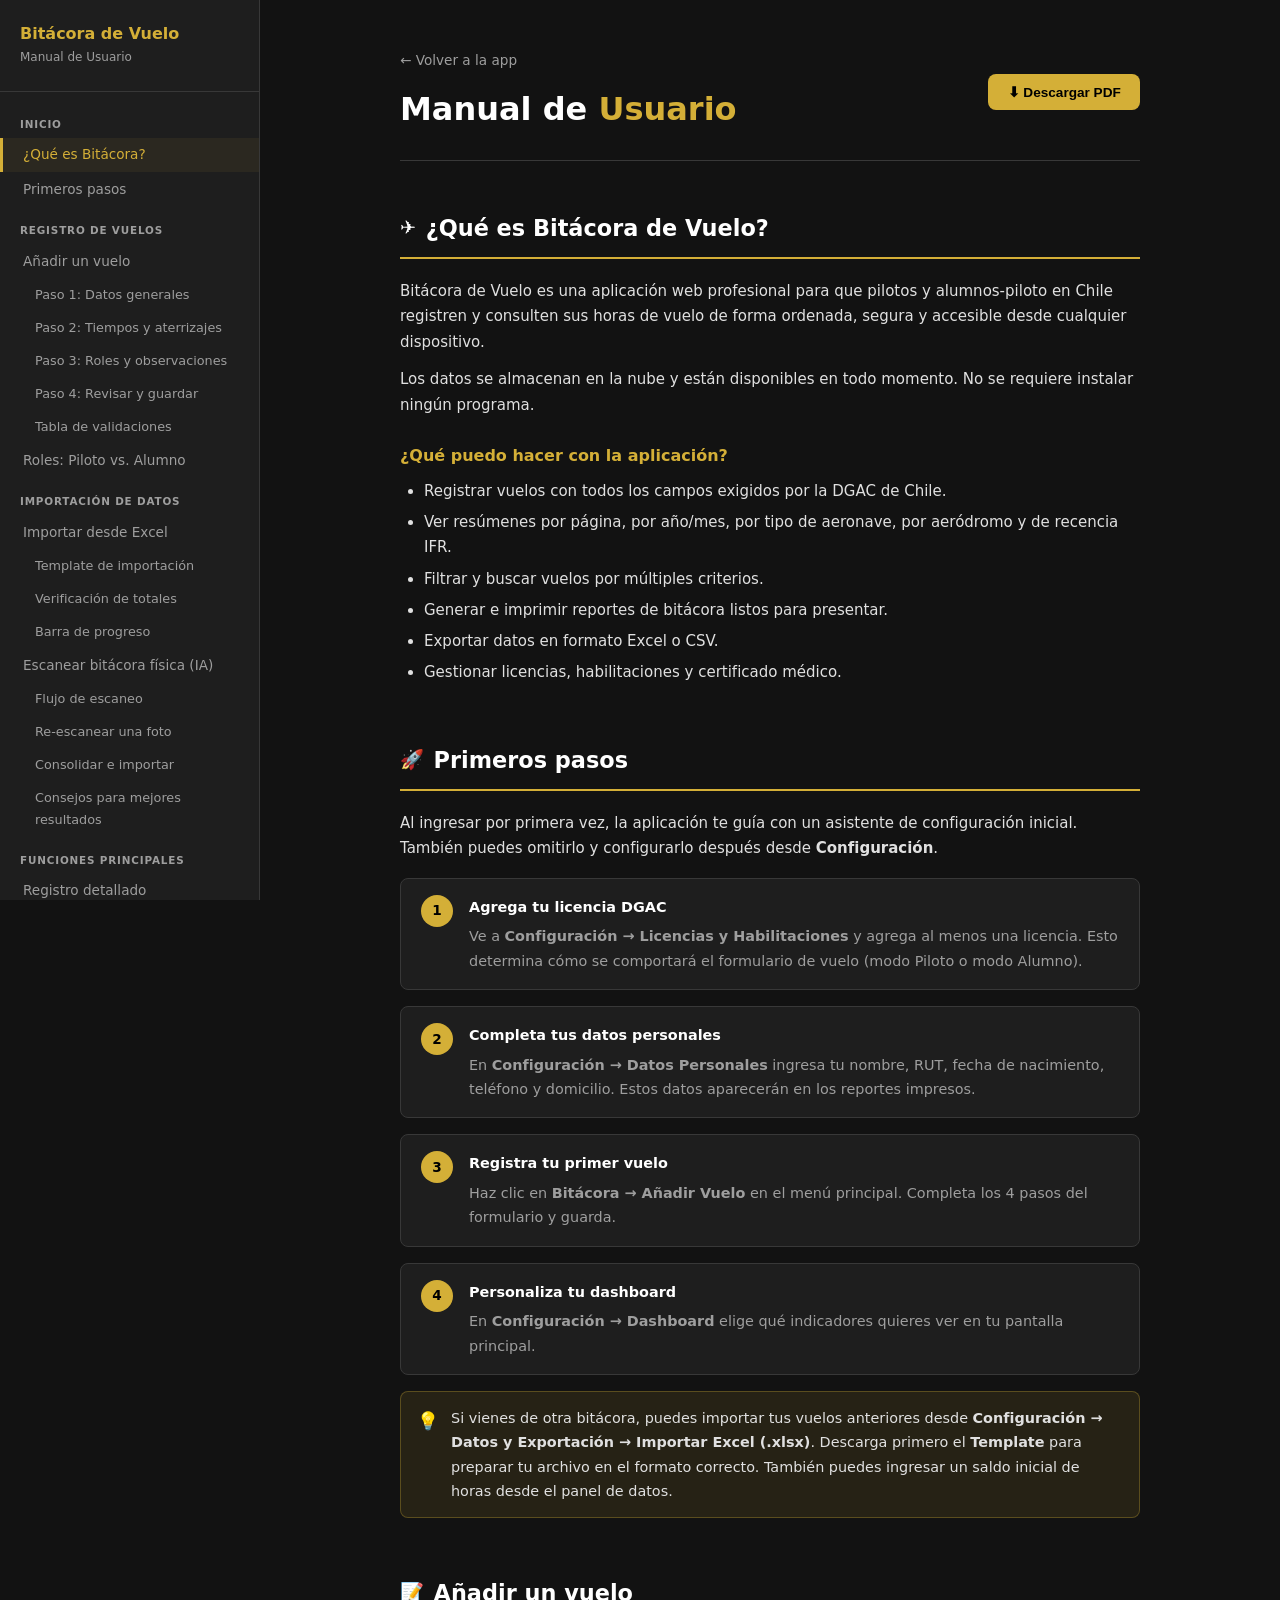
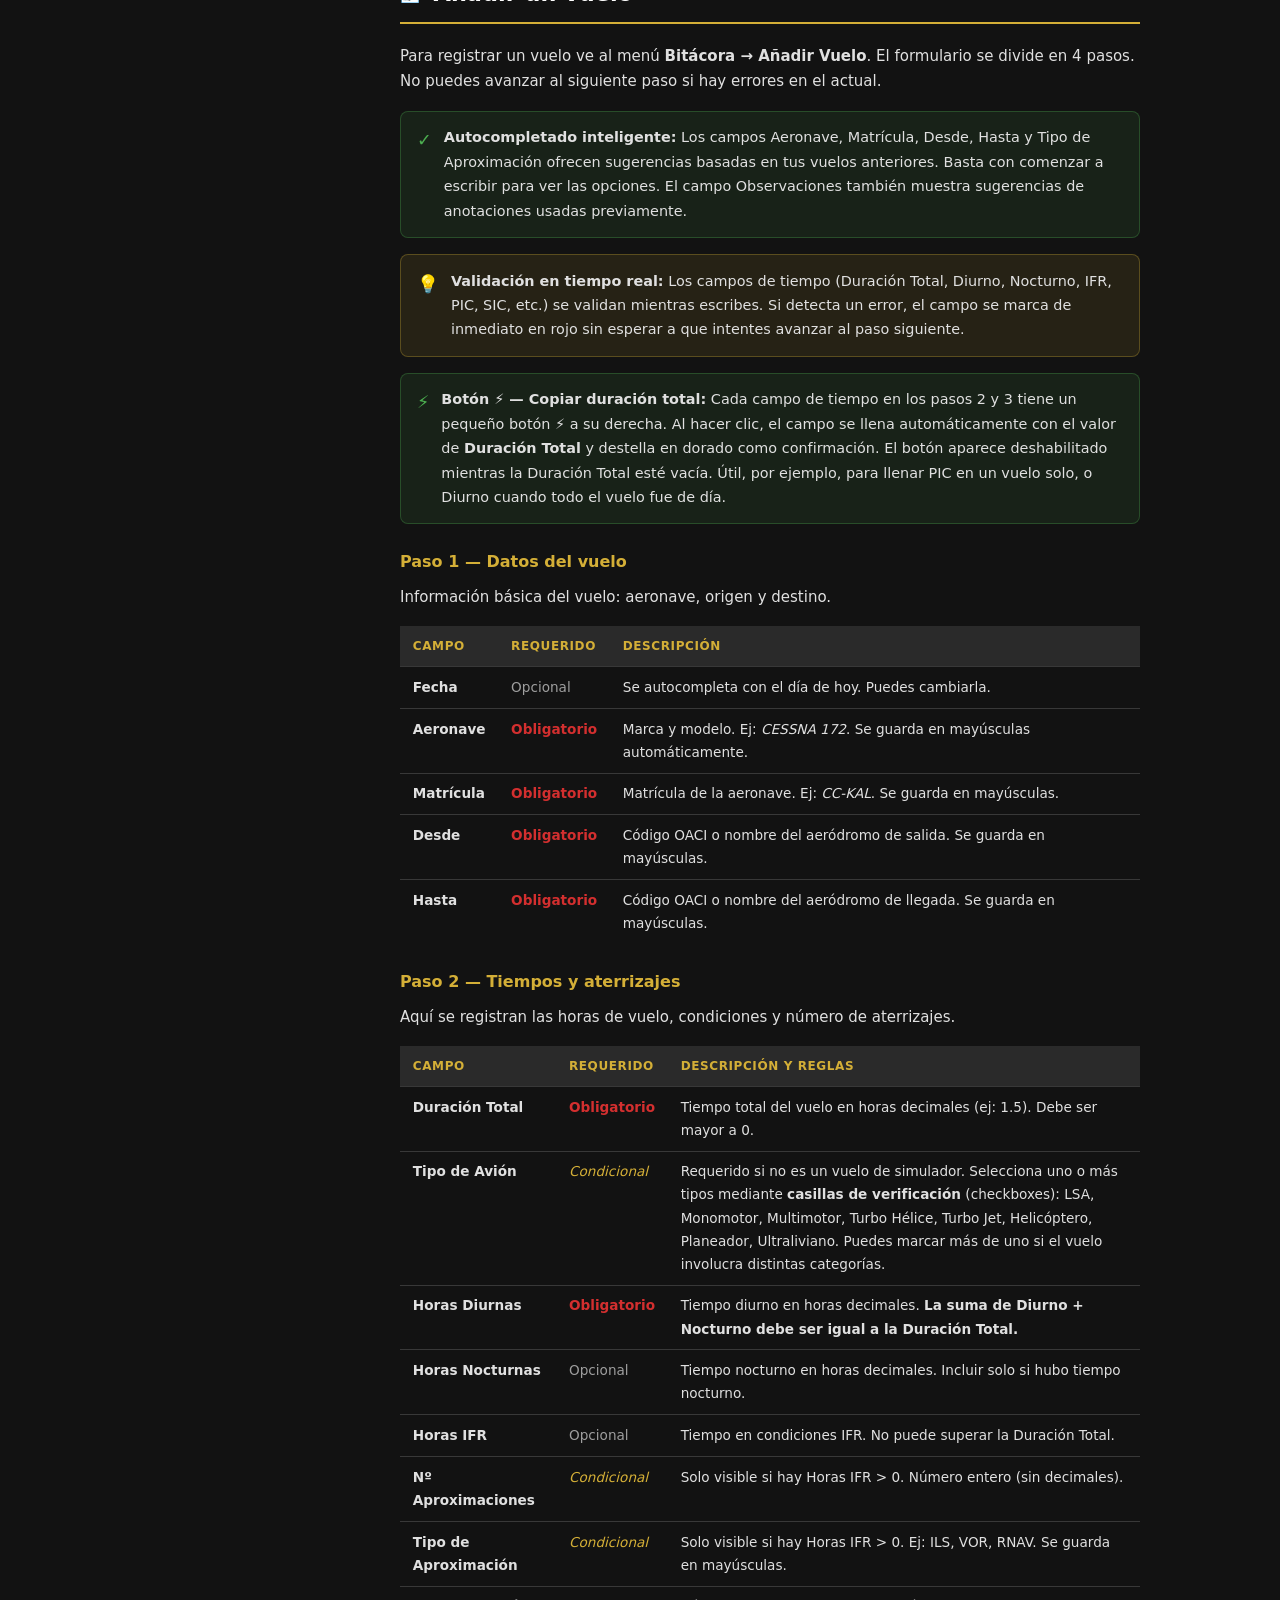
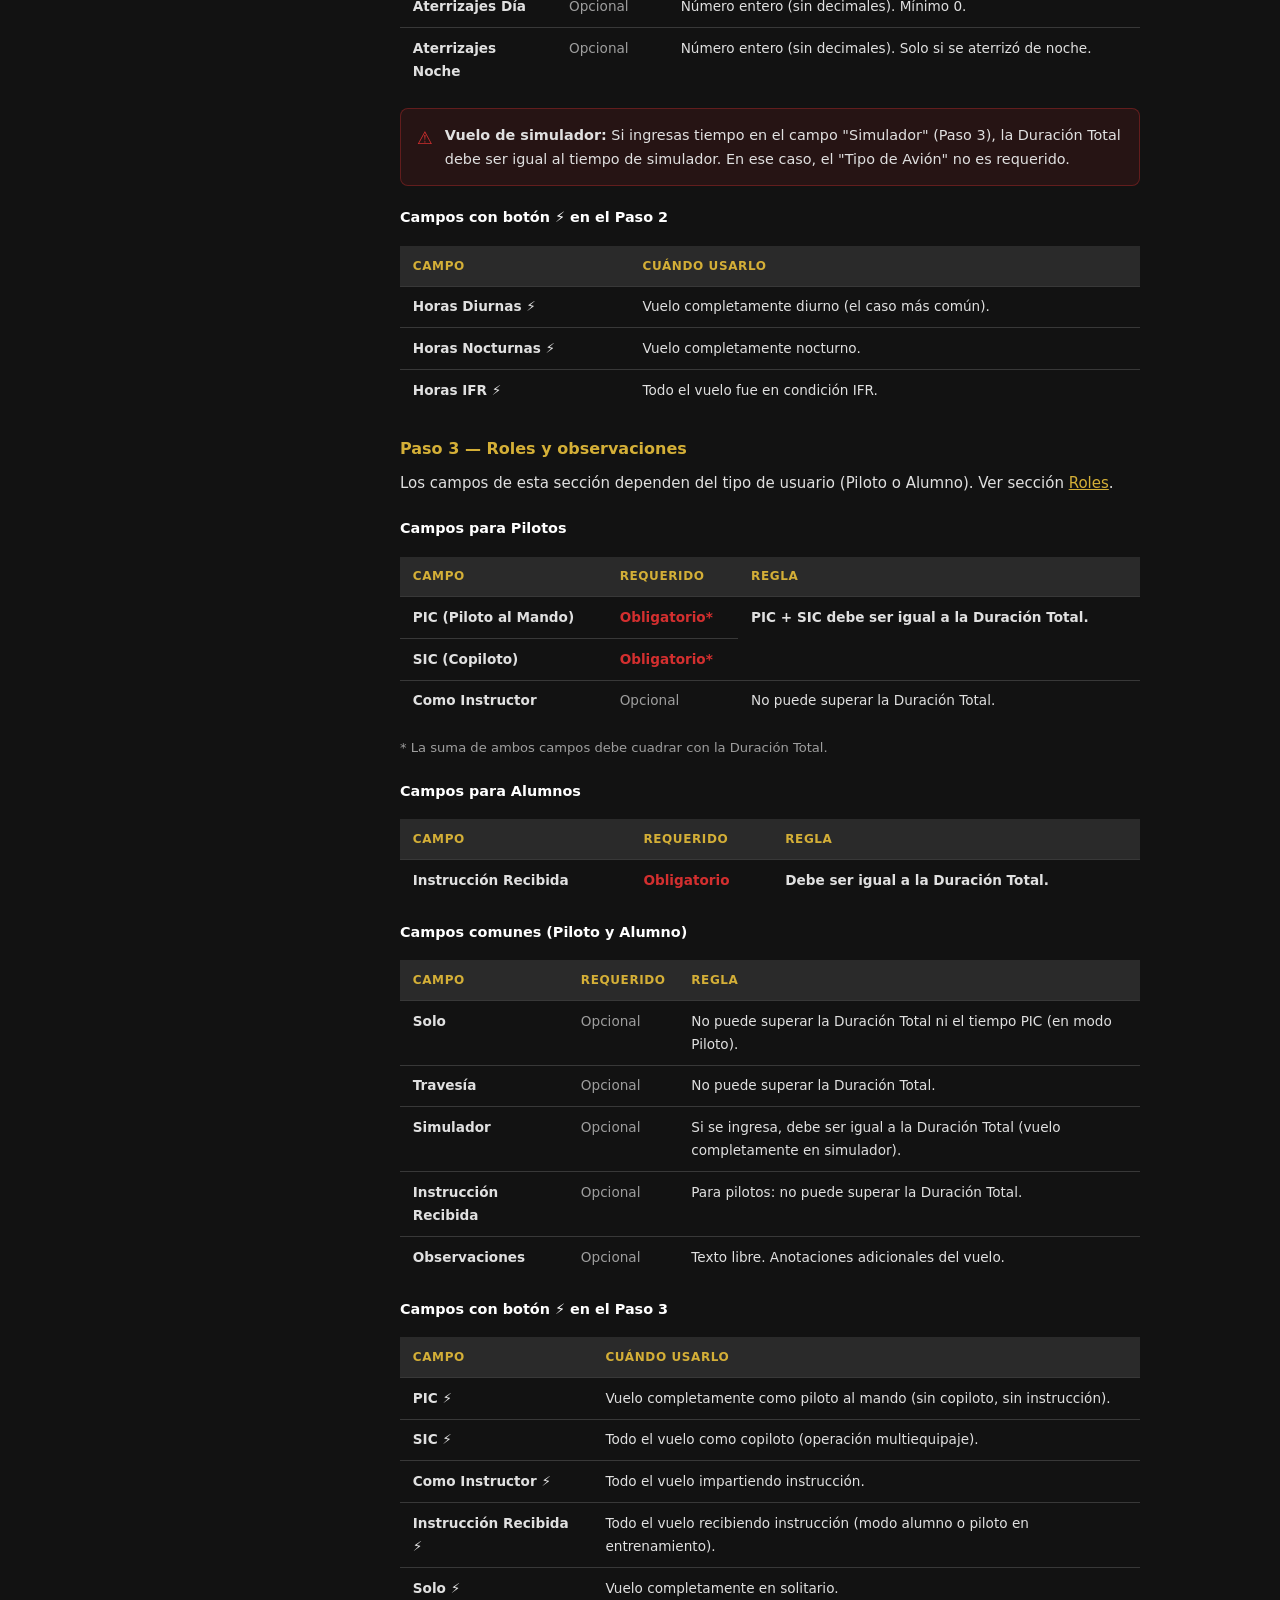
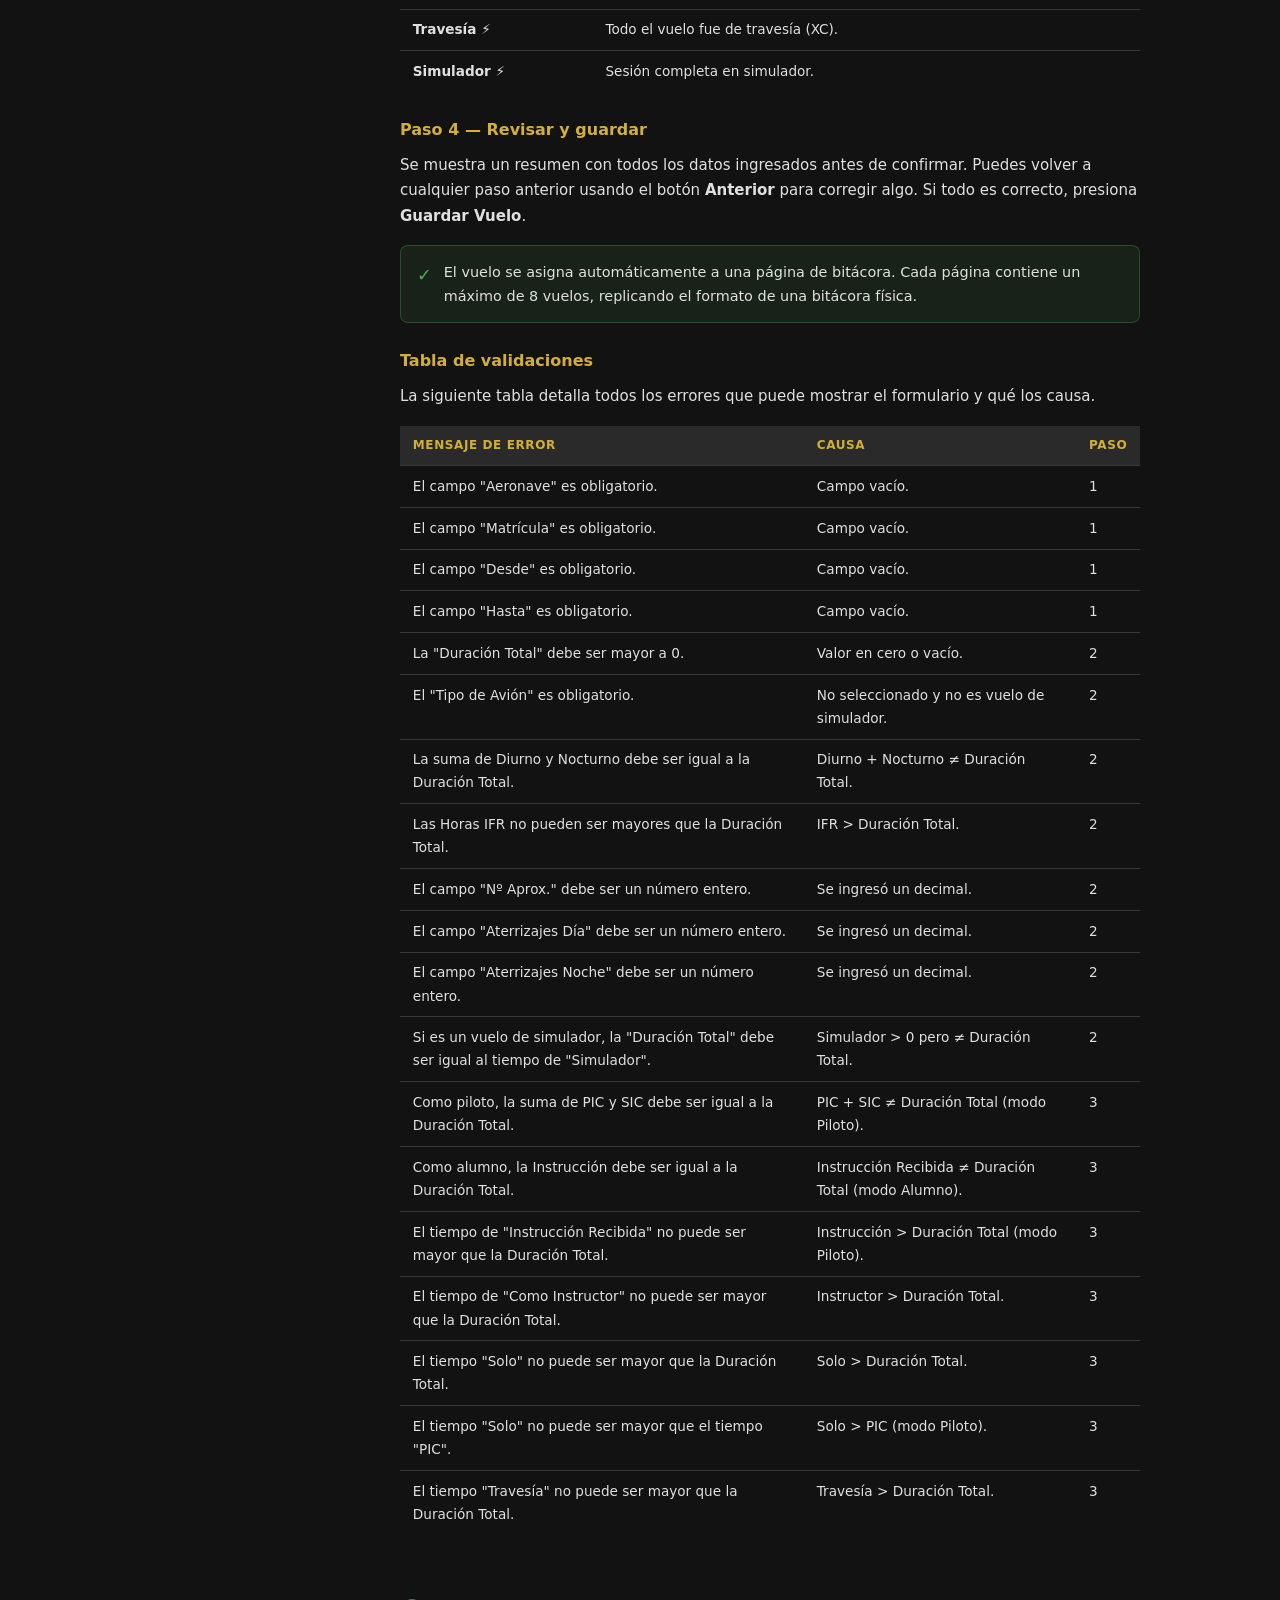
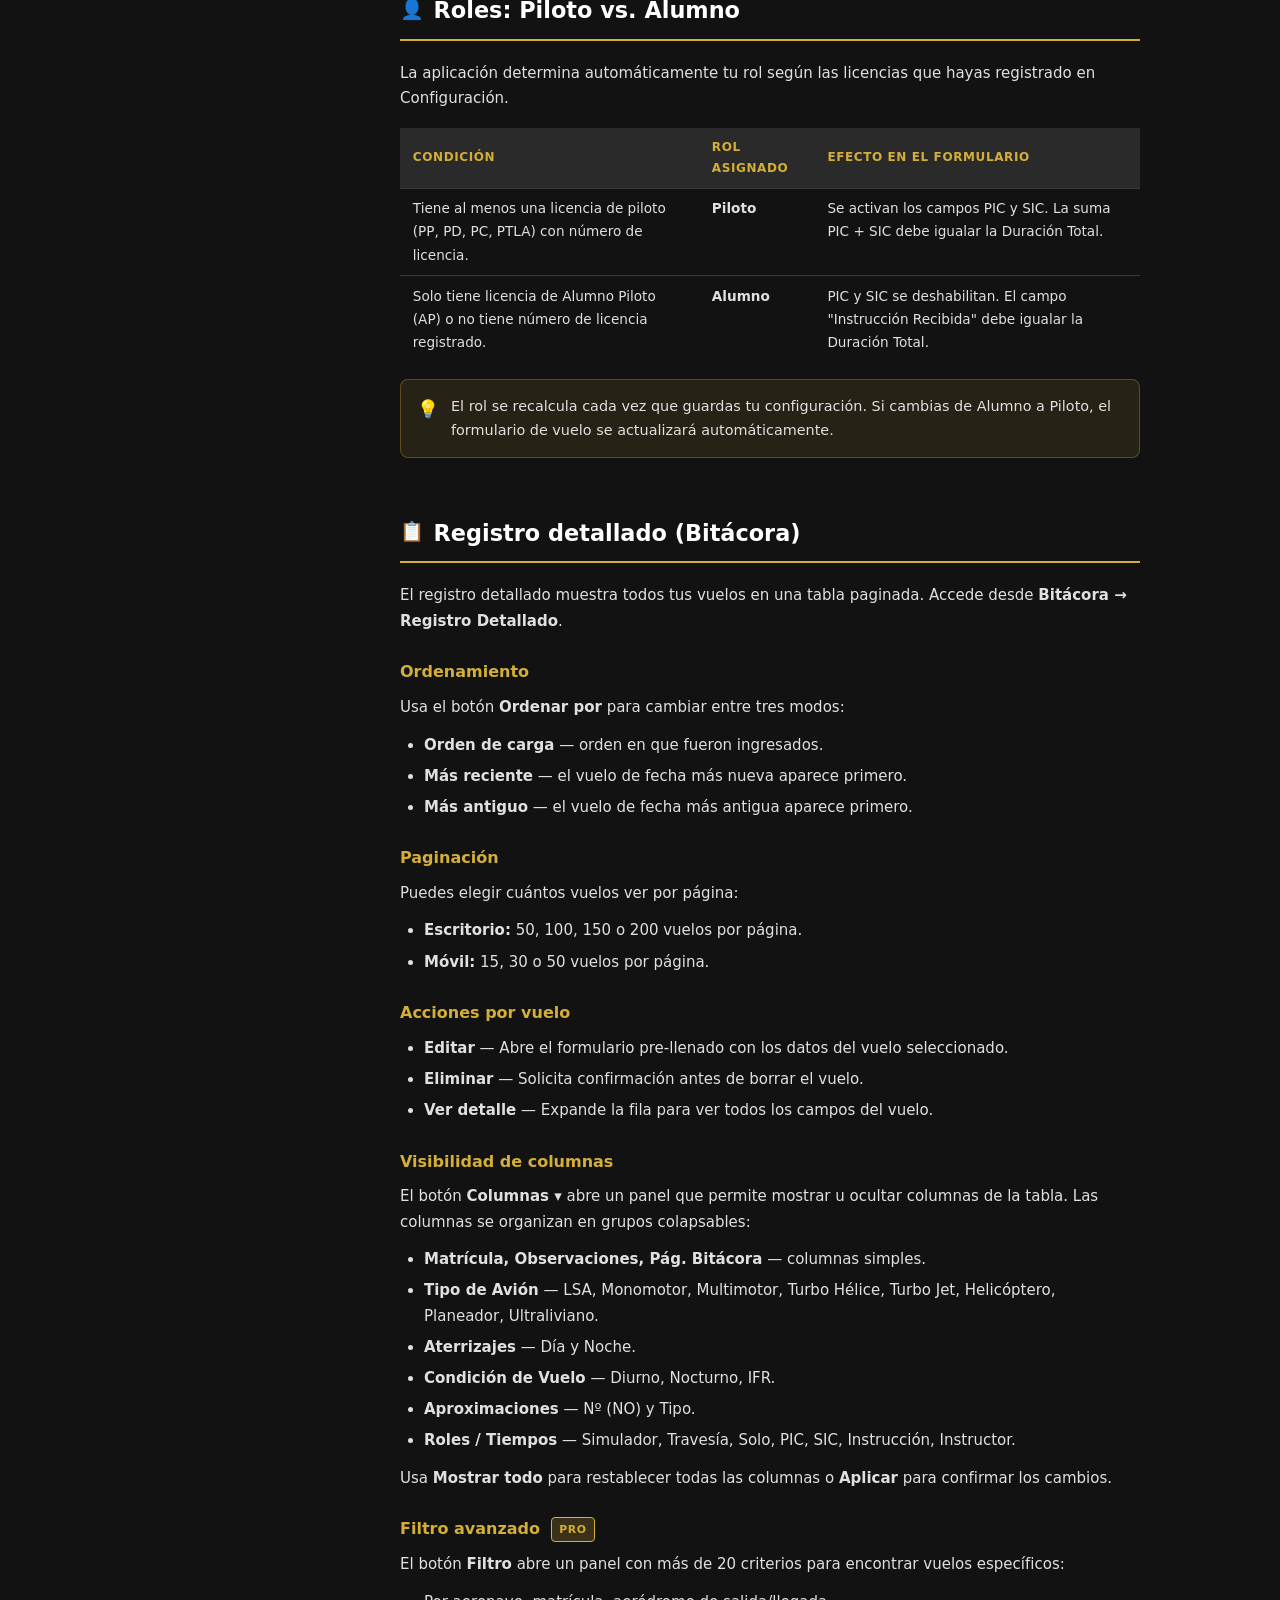
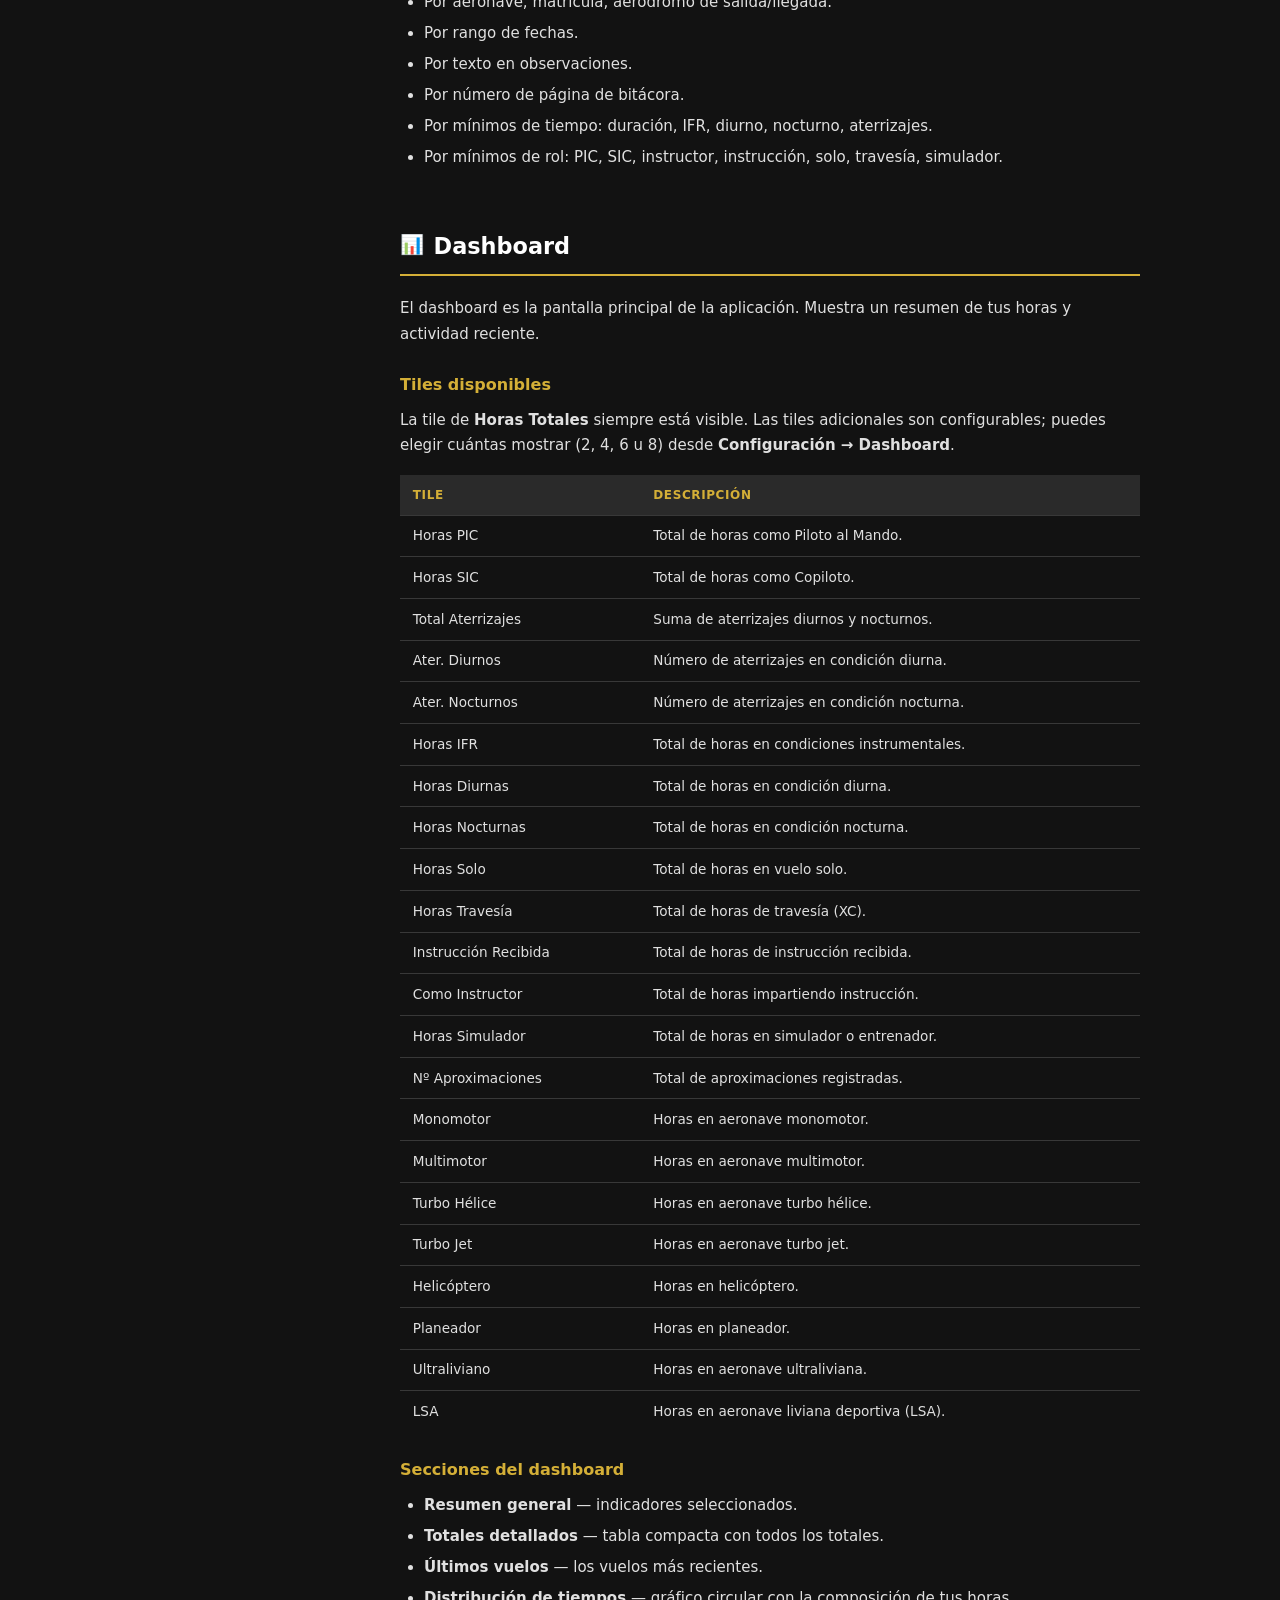
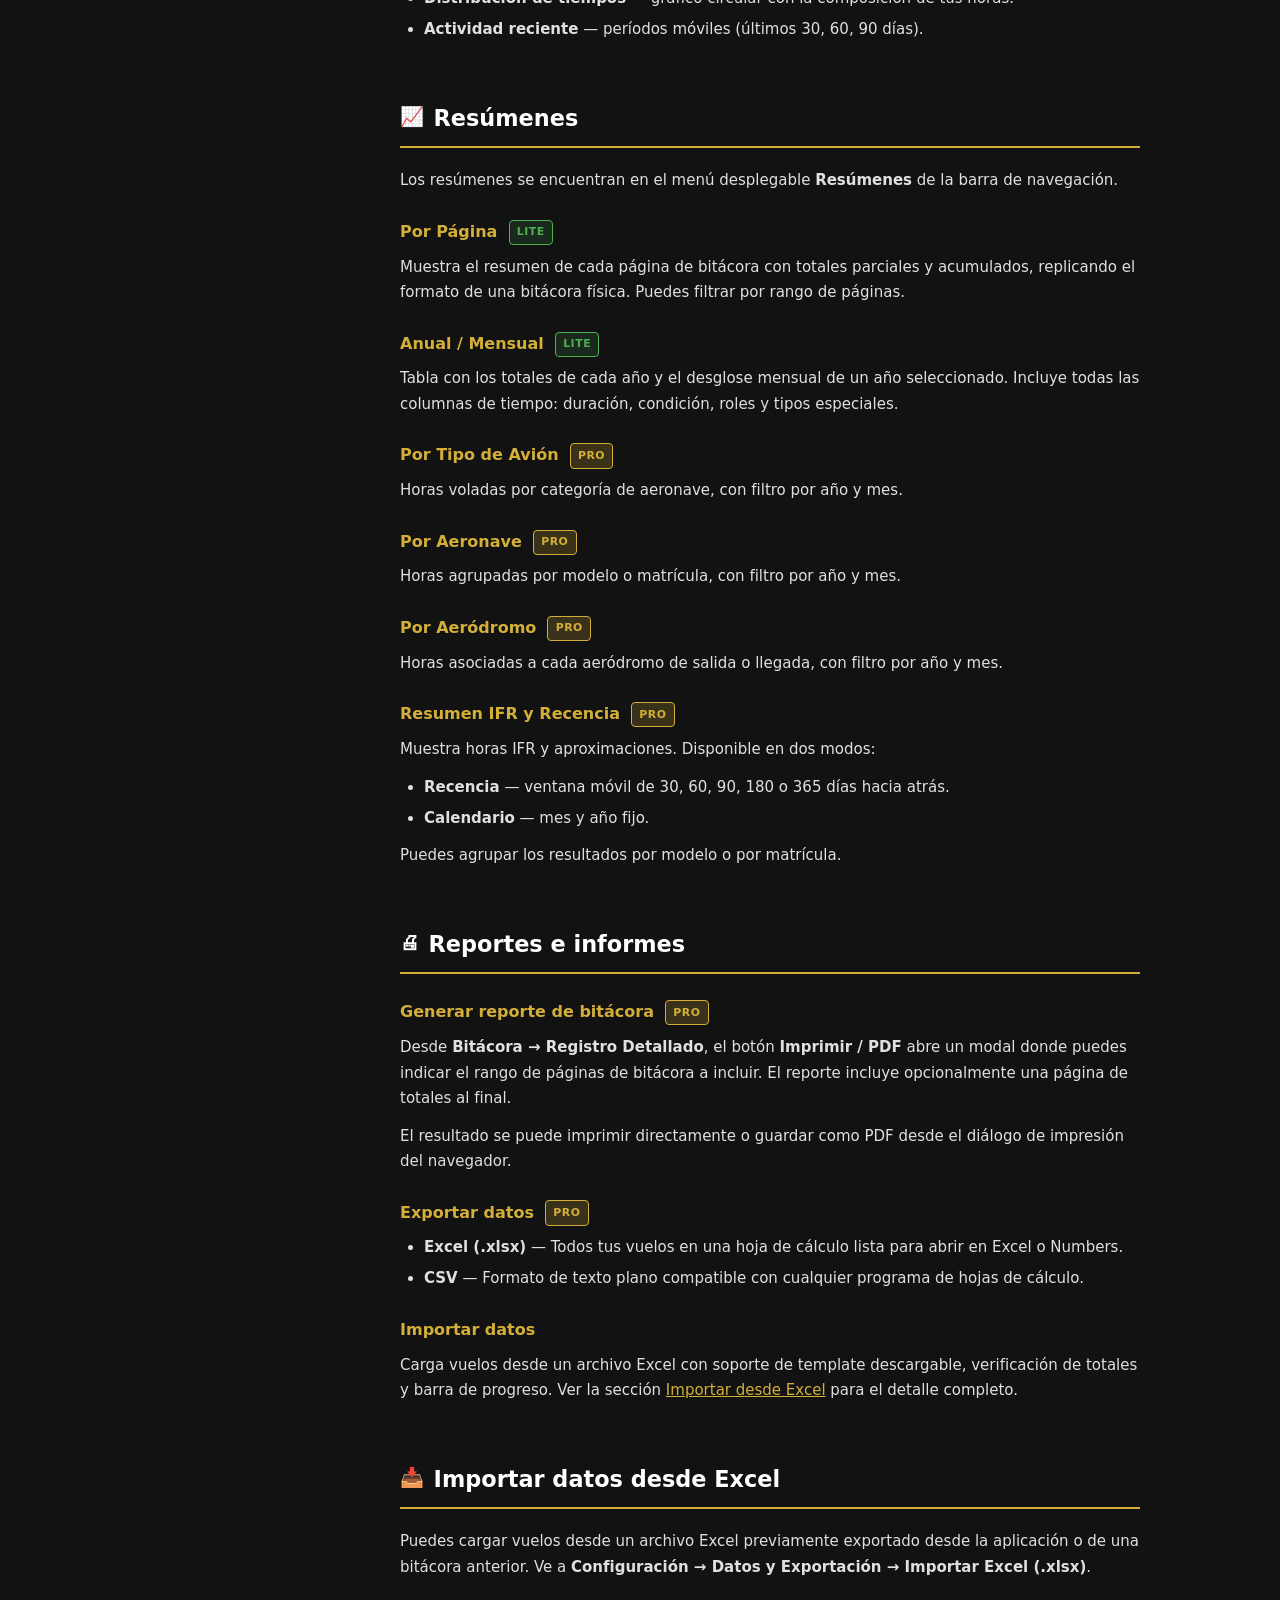
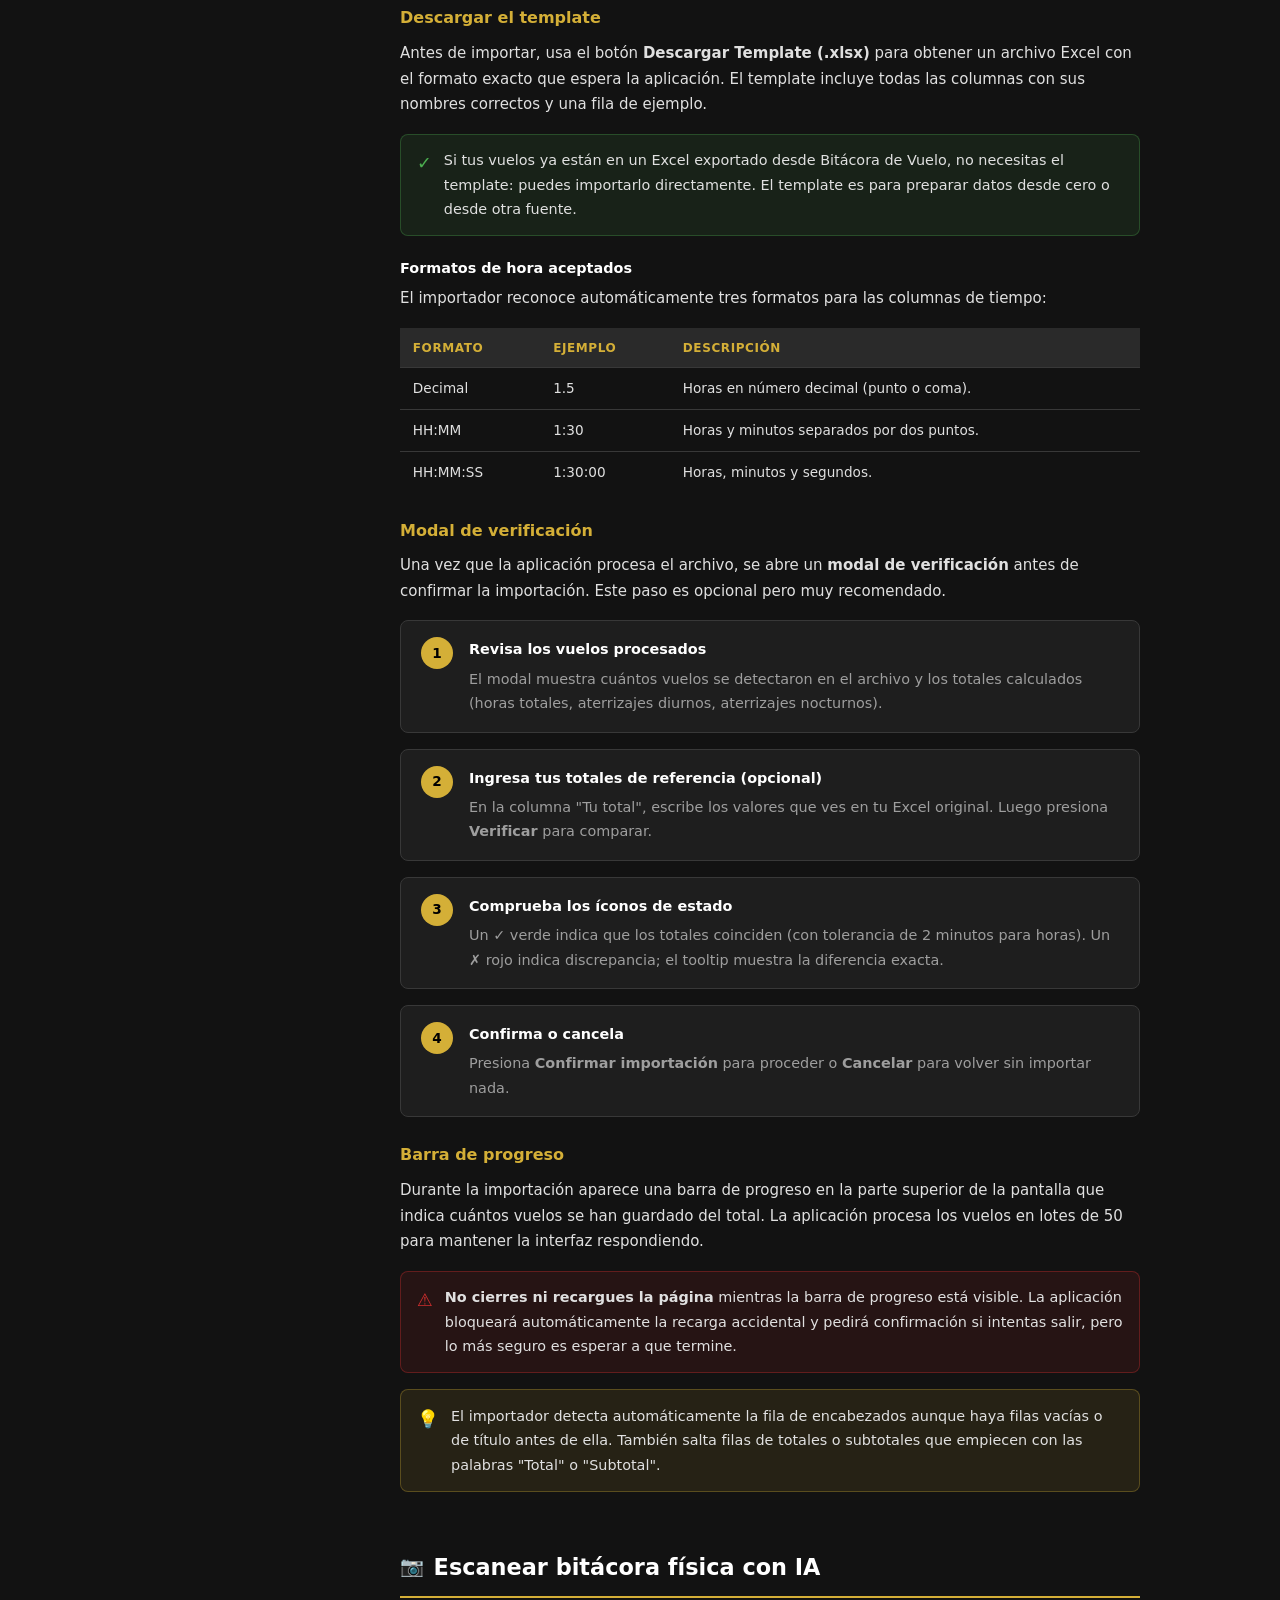
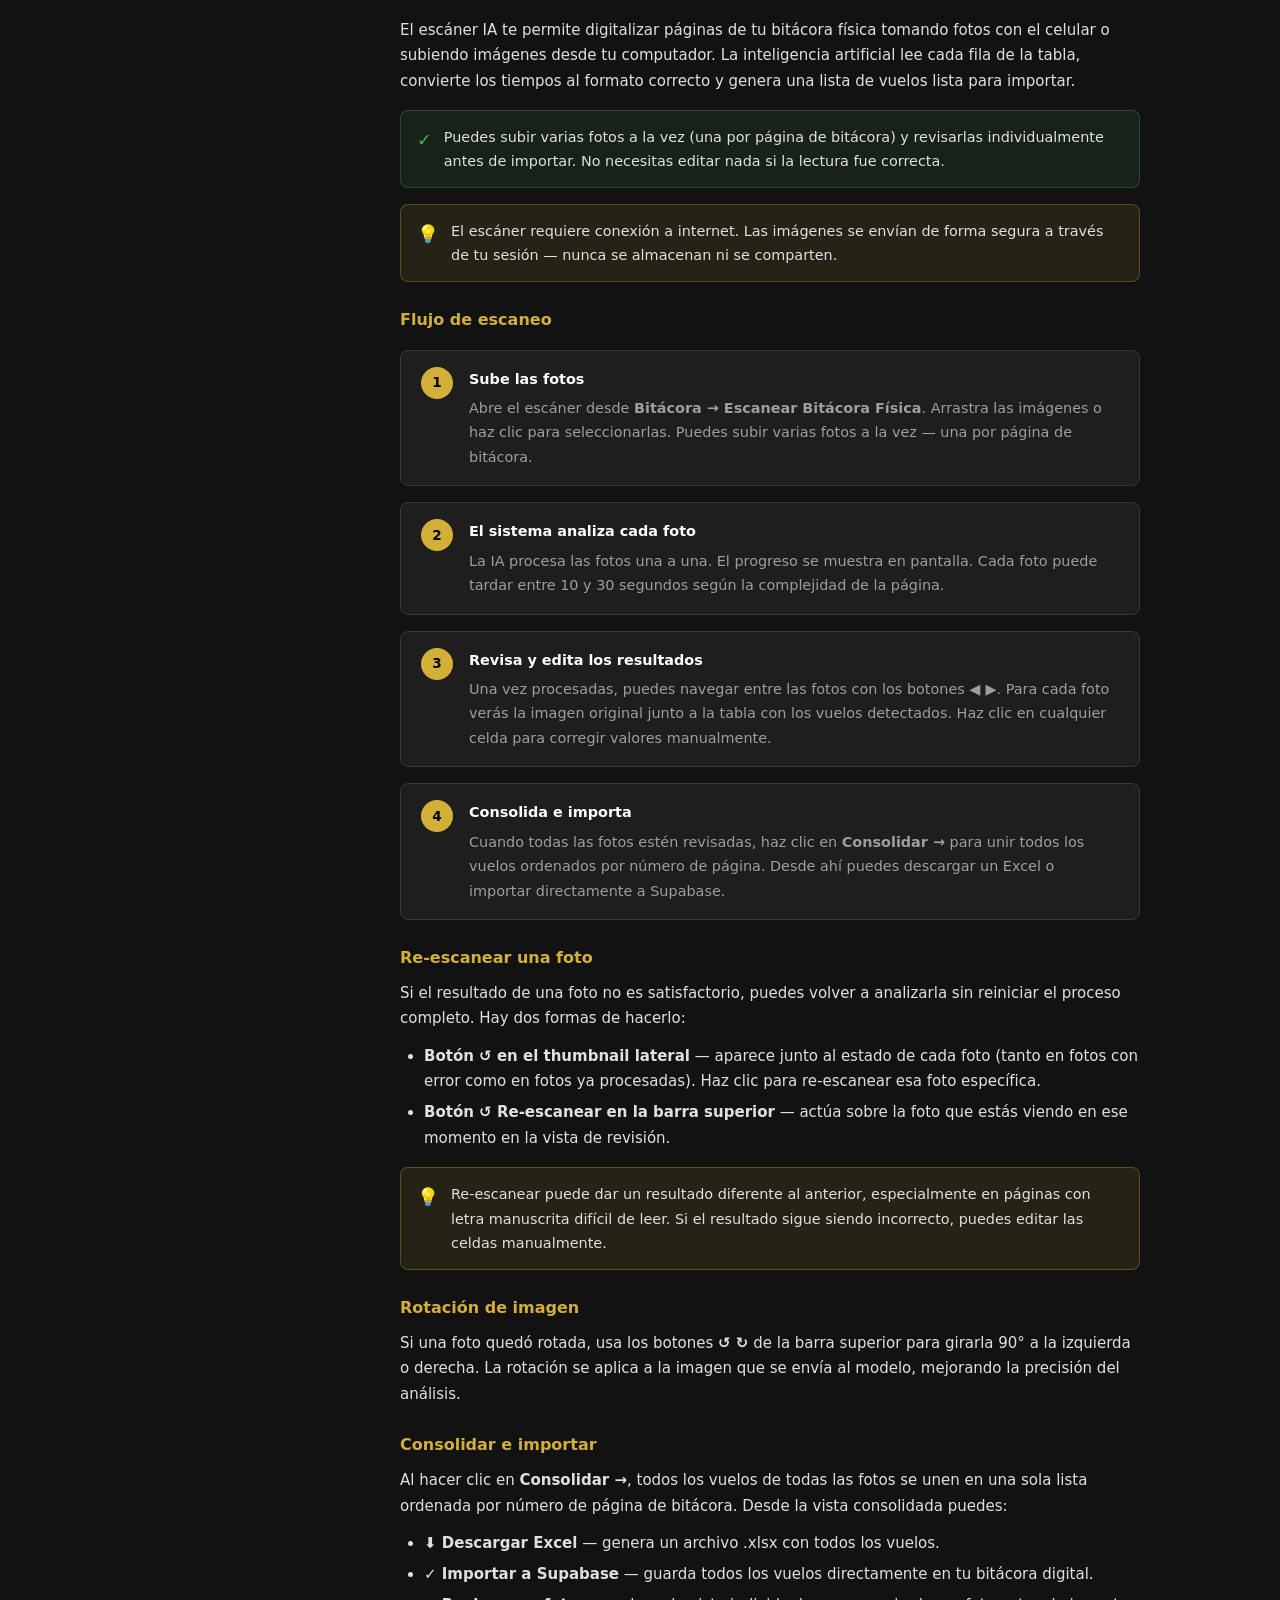
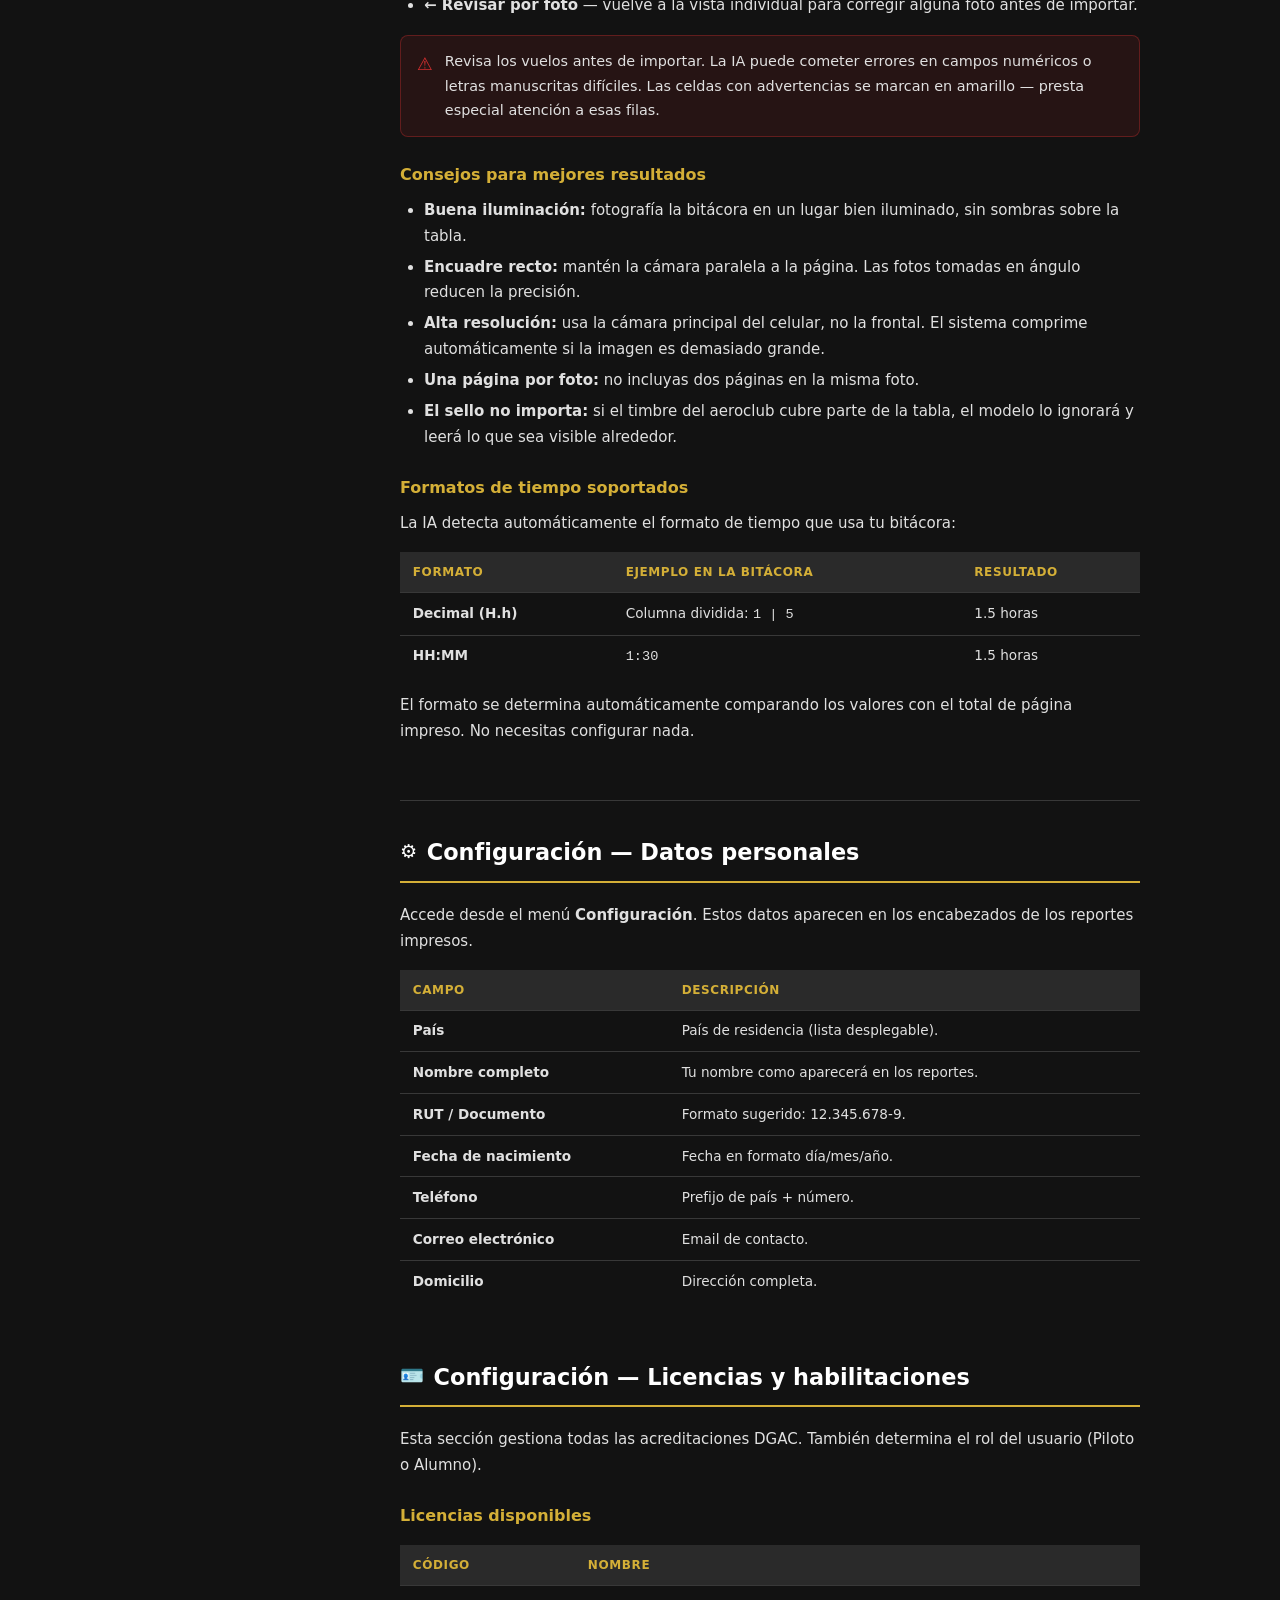
<file: manual.html>
<!DOCTYPE html>
<html lang="es">
<head>
    <meta charset="UTF-8">
    <meta name="viewport" content="width=device-width, initial-scale=1.0">
    <title>Manual de Usuario — Bitácora de Vuelo</title>
    <style>
        /* ── Variables (igual que la app) ── */
        :root {
            --primary:  #D4AF37;
            --bg:       #121212;
            --surface:  #1E1E1E;
            --surface2: #2a2a2a;
            --border:   #383838;
            --text:     #E0E0E0;
            --text-w:   #FFFFFF;
            --muted:    #9E9E9E;
            --green:    #4CAF50;
            --red:      #D32F2F;
            --radius:   8px;
            --font: system-ui, -apple-system, BlinkMacSystemFont, 'Segoe UI', Roboto, sans-serif;
        }

        /* ── Reset & Base ── */
        *, *::before, *::after { box-sizing: border-box; margin: 0; padding: 0; }
        html { scroll-behavior: smooth; }
        body { font-family: var(--font); background: var(--bg); color: var(--text); line-height: 1.7; font-size: 15px; }

        /* ── Layout ── */
        .layout { display: grid; grid-template-columns: 260px 1fr; min-height: 100vh; }

        /* ── Sidebar ── */
        .sidebar {
            background: var(--surface);
            border-right: 1px solid var(--border);
            position: sticky;
            top: 0;
            height: 100vh;
            overflow-y: auto;
            padding: 1.5rem 0;
        }
        .sidebar-logo {
            padding: 0 1.25rem 1.5rem;
            border-bottom: 1px solid var(--border);
            margin-bottom: 1rem;
        }
        .sidebar-logo .title { font-size: 1rem; font-weight: 700; color: var(--primary); line-height: 1.3; }
        .sidebar-logo .sub   { font-size: 0.75rem; color: var(--muted); margin-top: 2px; }
        .toc-section { margin-bottom: 0.5rem; }
        .toc-section-title {
            font-size: 0.65rem;
            font-weight: 700;
            letter-spacing: 0.08em;
            text-transform: uppercase;
            color: var(--muted);
            padding: 0.5rem 1.25rem 0.25rem;
        }
        .toc-link {
            display: block;
            padding: 0.35rem 1.25rem;
            color: var(--muted);
            text-decoration: none;
            font-size: 0.85rem;
            border-left: 3px solid transparent;
            transition: all 0.15s;
        }
        .toc-link:hover, .toc-link.active {
            color: var(--primary);
            border-left-color: var(--primary);
            background: rgba(212,175,55,0.07);
        }
        .toc-link.sub { padding-left: 2rem; font-size: 0.8rem; }

        /* ── Main Content ── */
        .content {
            max-width: 820px;
            margin: 0 auto;
            padding: 3rem 2.5rem 6rem;
        }

        /* ── Topbar ── */
        .topbar {
            display: flex;
            align-items: center;
            justify-content: space-between;
            margin-bottom: 3rem;
            padding-bottom: 1.5rem;
            border-bottom: 1px solid var(--border);
        }
        .topbar h1 { font-size: 2rem; font-weight: 700; color: var(--text-w); }
        .topbar h1 span { color: var(--primary); }

        /* ── Buttons ── */
        .btn-pdf {
            display: inline-flex;
            align-items: center;
            gap: 0.5rem;
            background: var(--primary);
            color: #000;
            font-weight: 700;
            font-size: 0.85rem;
            border: none;
            border-radius: var(--radius);
            padding: 0.6rem 1.2rem;
            cursor: pointer;
            transition: opacity 0.2s;
            text-decoration: none;
        }
        .btn-pdf:hover { opacity: 0.85; }
        .btn-back {
            display: inline-flex;
            align-items: center;
            gap: 0.4rem;
            color: var(--muted);
            text-decoration: none;
            font-size: 0.85rem;
            transition: color 0.15s;
        }
        .btn-back:hover { color: var(--primary); }

        /* ── Sections ── */
        .section { margin-bottom: 3.5rem; scroll-margin-top: 2rem; }
        .section h2 {
            font-size: 1.4rem;
            font-weight: 700;
            color: var(--text-w);
            padding-bottom: 0.6rem;
            border-bottom: 2px solid var(--primary);
            margin-bottom: 1.25rem;
            display: flex;
            align-items: center;
            gap: 0.6rem;
        }
        .section h2 .icon { font-size: 1.2rem; }
        .section h3 {
            font-size: 1rem;
            font-weight: 600;
            color: var(--primary);
            margin: 1.5rem 0 0.6rem;
        }
        .section h4 {
            font-size: 0.9rem;
            font-weight: 600;
            color: var(--text-w);
            margin: 1.2rem 0 0.4rem;
        }
        .section p { margin-bottom: 0.75rem; color: var(--text); }
        .section ul, .section ol { padding-left: 1.5rem; margin-bottom: 0.75rem; }
        .section li { margin-bottom: 0.35rem; }

        /* ── Step badges ── */
        .steps { display: flex; flex-direction: column; gap: 1rem; margin: 1rem 0; }
        .step {
            display: flex;
            gap: 1rem;
            background: var(--surface);
            border: 1px solid var(--border);
            border-radius: var(--radius);
            padding: 1rem 1.25rem;
        }
        .step-num {
            min-width: 32px;
            height: 32px;
            background: var(--primary);
            color: #000;
            border-radius: 50%;
            display: flex;
            align-items: center;
            justify-content: center;
            font-weight: 700;
            font-size: 0.85rem;
            flex-shrink: 0;
        }
        .step-body h4 { margin: 0 0 0.3rem; color: var(--text-w); }
        .step-body p  { margin: 0; font-size: 0.9rem; color: var(--muted); }

        /* ── Tables ── */
        .table-wrap { overflow-x: auto; margin: 1rem 0; }
        table { width: 100%; border-collapse: collapse; font-size: 0.85rem; }
        thead tr { background: var(--surface2); }
        th {
            text-align: left;
            padding: 0.6rem 0.8rem;
            font-size: 0.75rem;
            font-weight: 700;
            text-transform: uppercase;
            letter-spacing: 0.05em;
            color: var(--primary);
            border-bottom: 1px solid var(--border);
        }
        td {
            padding: 0.55rem 0.8rem;
            border-bottom: 1px solid var(--border);
            vertical-align: top;
        }
        tr:last-child td { border-bottom: none; }
        tr:hover td { background: rgba(255,255,255,0.02); }
        .req { color: var(--red); font-weight: 700; }
        .opt { color: var(--muted); }
        .cond { color: var(--primary); font-style: italic; }

        /* ── Callouts ── */
        .callout {
            display: flex;
            gap: 0.75rem;
            border-radius: var(--radius);
            padding: 0.85rem 1rem;
            margin: 1rem 0;
            font-size: 0.9rem;
        }
        .callout-icon { font-size: 1.1rem; flex-shrink: 0; margin-top: 1px; }
        .callout.info  { background: rgba(212,175,55,0.1); border: 1px solid rgba(212,175,55,0.3); }
        .callout.warn  { background: rgba(211,47,47,0.1);  border: 1px solid rgba(211,47,47,0.35); }
        .callout.ok    { background: rgba(76,175,80,0.1);  border: 1px solid rgba(76,175,80,0.3);  }
        .callout.info  .callout-icon { color: var(--primary); }
        .callout.warn  .callout-icon { color: var(--red); }
        .callout.ok    .callout-icon { color: var(--green); }

        /* ── Plan badges ── */
        .badge {
            display: inline-block;
            font-size: 0.68rem;
            font-weight: 700;
            letter-spacing: 0.05em;
            text-transform: uppercase;
            padding: 0.15rem 0.45rem;
            border-radius: 4px;
            vertical-align: middle;
            margin-left: 0.35rem;
        }
        .badge.pro  { background: rgba(212,175,55,0.2); color: var(--primary); border: 1px solid var(--primary); }
        .badge.free { background: rgba(76,175,80,0.15); color: var(--green);   border: 1px solid var(--green);   }

        /* ── Plan comparison ── */
        .plan-grid { display: grid; grid-template-columns: 1fr 1fr; gap: 1rem; margin: 1rem 0; }
        .plan-card {
            background: var(--surface);
            border: 1px solid var(--border);
            border-radius: var(--radius);
            padding: 1.25rem;
        }
        .plan-card.pro-card { border-color: var(--primary); }
        .plan-card h3 { margin: 0 0 0.75rem; font-size: 1rem; }
        .plan-card ul { list-style: none; padding: 0; }
        .plan-card ul li { padding: 0.3rem 0; font-size: 0.875rem; border-bottom: 1px solid var(--border); }
        .plan-card ul li:last-child { border-bottom: none; }
        .plan-card ul li::before { margin-right: 0.5rem; }
        .plan-card.lite-card ul li::before { content: "✓"; color: var(--green); }
        .plan-card.pro-card  ul li::before { content: "★"; color: var(--primary); }
        .plan-price { margin-top: 1rem; padding-top: 0.75rem; border-top: 1px solid var(--border); }
        .plan-price strong { color: var(--primary); font-size: 1.1rem; }

        /* ── Divider ── */
        .divider { border: none; border-top: 1px solid var(--border); margin: 2rem 0; }

        /* ── Print / PDF ── */
        @media print {
            .sidebar, .btn-pdf, .btn-back, .topbar { display: none !important; }
            .layout { display: block; }
            .content { max-width: 100%; padding: 0; }
            body { background: #fff; color: #111; font-size: 11pt; }
            .section h2 { color: #000; border-bottom-color: #c8a800; }
            .section h3 { color: #c8a800; }
            .callout { border-left: 3px solid #c8a800 !important; background: #f9f9f9 !important; }
            .callout.warn { border-left-color: #c00 !important; }
            .callout.ok   { border-left-color: #396 !important; }
            .badge.pro  { background: #f5e9c8; color: #7a5c00; border-color: #c8a800; }
            .badge.free { background: #e6f4ea; color: #1a5c2a; border-color: #396; }
            th { color: #c8a800; background: #f9f9f9; }
            td, th { border-color: #ddd; }
            .plan-card { border: 1px solid #ccc; background: #fafafa; }
            table, .callout, .step, .plan-grid { page-break-inside: avoid; }
            .section { page-break-before: auto; }
            a { color: inherit; text-decoration: none; }
        }
        .ev-pro {
            font-size: 0.65em; font-weight: 800; letter-spacing: 0.08em;
            color: #000; background: var(--primary, #D4AF37);
            border-radius: 8px; padding: 1px 7px; vertical-align: middle;
        }
    </style>
</head>
<body>
<div class="layout">

    <!-- ══════════════════════════════ SIDEBAR ══════════════════════════════ -->
    <aside class="sidebar">
        <div class="sidebar-logo">
            <div class="title">Bitácora de Vuelo</div>
            <div class="sub">Manual de Usuario</div>
        </div>

        <nav>
            <div class="toc-section">
                <div class="toc-section-title">Inicio</div>
                <a class="toc-link" href="#intro">¿Qué es Bitácora?</a>
                <a class="toc-link" href="#primeros-pasos">Primeros pasos</a>
            </div>
            <div class="toc-section">
                <div class="toc-section-title">Registro de Vuelos</div>
                <a class="toc-link" href="#nuevo-vuelo">Añadir un vuelo</a>
                <a class="toc-link sub" href="#paso1">Paso 1: Datos generales</a>
                <a class="toc-link sub" href="#paso2">Paso 2: Tiempos y aterrizajes</a>
                <a class="toc-link sub" href="#paso3">Paso 3: Roles y observaciones</a>
                <a class="toc-link sub" href="#paso4">Paso 4: Revisar y guardar</a>
                <a class="toc-link sub" href="#validaciones">Tabla de validaciones</a>
                <a class="toc-link" href="#roles">Roles: Piloto vs. Alumno</a>
            </div>
            <div class="toc-section">
                <div class="toc-section-title">Importación de datos</div>
                <a class="toc-link" href="#importar">Importar desde Excel</a>
                <a class="toc-link sub" href="#importar-template">Template de importación</a>
                <a class="toc-link sub" href="#importar-verificar">Verificación de totales</a>
                <a class="toc-link sub" href="#importar-progreso">Barra de progreso</a>
                <a class="toc-link" href="#scanner">Escanear bitácora física (IA)</a>
                <a class="toc-link sub" href="#scanner-flujo">Flujo de escaneo</a>
                <a class="toc-link sub" href="#scanner-rescan">Re-escanear una foto</a>
                <a class="toc-link sub" href="#scanner-consolidar">Consolidar e importar</a>
                <a class="toc-link sub" href="#scanner-tips">Consejos para mejores resultados</a>
            </div>
            <div class="toc-section">
                <div class="toc-section-title">Funciones Principales</div>
                <a class="toc-link" href="#bitacora">Registro detallado</a>
                <a class="toc-link sub" href="#col-visibility">Visibilidad de columnas</a>
                <a class="toc-link" href="#dashboard">Dashboard</a>
                <a class="toc-link" href="#resumenes">Resúmenes</a>
                <a class="toc-link" href="#reportes">Reportes e informes</a>
            </div>
            <div class="toc-section">
                <div class="toc-section-title">Configuración</div>
                <a class="toc-link" href="#config-personal">Datos personales</a>
                <a class="toc-link" href="#config-licencias">Licencias y habilitaciones</a>
                <a class="toc-link" href="#config-dashboard">Personalizar dashboard</a>
                <a class="toc-link" href="#config-horas">Formato de horas</a>
                <a class="toc-link" href="#config-pagina">Formato de bitácora (vuelos por página)</a>
            </div>
            <div class="toc-section">
                <div class="toc-section-title">En Vuelo</div>
                <a class="toc-link" href="#envuelo">Herramientas En Vuelo</a>
                <a class="toc-link sub" href="#envuelo-livelog">Live Log</a>
                <a class="toc-link sub" href="#envuelo-pb">Peso y Balance</a>
                <a class="toc-link sub" href="#envuelo-cx3">Computador CX-3</a>
                <a class="toc-link sub" href="#envuelo-easyplan">EasyPlan Meteo</a>
            </div>
            <div class="toc-section">
                <div class="toc-section-title">Planes</div>
                <a class="toc-link" href="#planes">Lite vs. Pro</a>
            </div>
            <div class="toc-section">
                <div class="toc-section-title">Instalación y offline</div>
                <a class="toc-link" href="#pwa">Instalar como app</a>
                <a class="toc-link sub" href="#pwa-android">Android</a>
                <a class="toc-link sub" href="#pwa-ios">iPhone / iPad</a>
                <a class="toc-link sub" href="#pwa-desktop">Computador</a>
                <a class="toc-link" href="#offline">Uso sin conexión</a>
            </div>
        </nav>
    </aside>

    <!-- ══════════════════════════════ CONTENT ══════════════════════════════ -->
    <main class="content">

        <!-- Topbar -->
        <div class="topbar">
            <div>
                <a class="btn-back" href="/index.html">← Volver a la app</a>
                <h1 style="margin-top:0.5rem">Manual de <span>Usuario</span></h1>
            </div>
            <button class="btn-pdf" onclick="window.print()">
                ⬇ Descargar PDF
            </button>
        </div>

        <!-- ─────────────────── 1. INTRODUCCIÓN ─────────────────── -->
        <section class="section" id="intro">
            <h2><span class="icon">✈</span> ¿Qué es Bitácora de Vuelo?</h2>
            <p>Bitácora de Vuelo es una aplicación web profesional para que pilotos y alumnos-piloto en Chile registren y consulten sus horas de vuelo de forma ordenada, segura y accesible desde cualquier dispositivo.</p>
            <p>Los datos se almacenan en la nube y están disponibles en todo momento. No se requiere instalar ningún programa.</p>

            <h3>¿Qué puedo hacer con la aplicación?</h3>
            <ul>
                <li>Registrar vuelos con todos los campos exigidos por la DGAC de Chile.</li>
                <li>Ver resúmenes por página, por año/mes, por tipo de aeronave, por aeródromo y de recencia IFR.</li>
                <li>Filtrar y buscar vuelos por múltiples criterios.</li>
                <li>Generar e imprimir reportes de bitácora listos para presentar.</li>
                <li>Exportar datos en formato Excel o CSV.</li>
                <li>Gestionar licencias, habilitaciones y certificado médico.</li>
            </ul>
        </section>

        <!-- ─────────────────── 2. PRIMEROS PASOS ─────────────────── -->
        <section class="section" id="primeros-pasos">
            <h2><span class="icon">🚀</span> Primeros pasos</h2>
            <p>Al ingresar por primera vez, la aplicación te guía con un asistente de configuración inicial. También puedes omitirlo y configurarlo después desde <strong>Configuración</strong>.</p>

            <div class="steps">
                <div class="step">
                    <div class="step-num">1</div>
                    <div class="step-body">
                        <h4>Agrega tu licencia DGAC</h4>
                        <p>Ve a <strong>Configuración → Licencias y Habilitaciones</strong> y agrega al menos una licencia. Esto determina cómo se comportará el formulario de vuelo (modo Piloto o modo Alumno).</p>
                    </div>
                </div>
                <div class="step">
                    <div class="step-num">2</div>
                    <div class="step-body">
                        <h4>Completa tus datos personales</h4>
                        <p>En <strong>Configuración → Datos Personales</strong> ingresa tu nombre, RUT, fecha de nacimiento, teléfono y domicilio. Estos datos aparecerán en los reportes impresos.</p>
                    </div>
                </div>
                <div class="step">
                    <div class="step-num">3</div>
                    <div class="step-body">
                        <h4>Registra tu primer vuelo</h4>
                        <p>Haz clic en <strong>Bitácora → Añadir Vuelo</strong> en el menú principal. Completa los 4 pasos del formulario y guarda.</p>
                    </div>
                </div>
                <div class="step">
                    <div class="step-num">4</div>
                    <div class="step-body">
                        <h4>Personaliza tu dashboard</h4>
                        <p>En <strong>Configuración → Dashboard</strong> elige qué indicadores quieres ver en tu pantalla principal.</p>
                    </div>
                </div>
            </div>

            <div class="callout info">
                <span class="callout-icon">💡</span>
                <span>Si vienes de otra bitácora, puedes importar tus vuelos anteriores desde <strong>Configuración → Datos y Exportación → Importar Excel (.xlsx)</strong>. Descarga primero el <strong>Template</strong> para preparar tu archivo en el formato correcto. También puedes ingresar un saldo inicial de horas desde el panel de datos.</span>
            </div>
        </section>

        <!-- ─────────────────── 3. AÑADIR VUELO ─────────────────── -->
        <section class="section" id="nuevo-vuelo">
            <h2><span class="icon">📝</span> Añadir un vuelo</h2>
            <p>Para registrar un vuelo ve al menú <strong>Bitácora → Añadir Vuelo</strong>. El formulario se divide en 4 pasos. No puedes avanzar al siguiente paso si hay errores en el actual.</p>

            <div class="callout ok">
                <span class="callout-icon">✓</span>
                <span><strong>Autocompletado inteligente:</strong> Los campos Aeronave, Matrícula, Desde, Hasta y Tipo de Aproximación ofrecen sugerencias basadas en tus vuelos anteriores. Basta con comenzar a escribir para ver las opciones. El campo Observaciones también muestra sugerencias de anotaciones usadas previamente.</span>
            </div>

            <div class="callout info">
                <span class="callout-icon">💡</span>
                <span><strong>Validación en tiempo real:</strong> Los campos de tiempo (Duración Total, Diurno, Nocturno, IFR, PIC, SIC, etc.) se validan mientras escribes. Si detecta un error, el campo se marca de inmediato en rojo sin esperar a que intentes avanzar al paso siguiente.</span>
            </div>

            <div class="callout ok">
                <span class="callout-icon">⚡</span>
                <span><strong>Botón ⚡ — Copiar duración total:</strong> Cada campo de tiempo en los pasos 2 y 3 tiene un pequeño botón ⚡ a su derecha. Al hacer clic, el campo se llena automáticamente con el valor de <strong>Duración Total</strong> y destella en dorado como confirmación. El botón aparece deshabilitado mientras la Duración Total esté vacía. Útil, por ejemplo, para llenar PIC en un vuelo solo, o Diurno cuando todo el vuelo fue de día.</span>
            </div>

            <!-- Paso 1 -->
            <h3 id="paso1">Paso 1 — Datos del vuelo</h3>
            <p>Información básica del vuelo: aeronave, origen y destino.</p>

            <div class="table-wrap">
                <table>
                    <thead>
                        <tr>
                            <th>Campo</th>
                            <th>Requerido</th>
                            <th>Descripción</th>
                        </tr>
                    </thead>
                    <tbody>
                        <tr>
                            <td><strong>Fecha</strong></td>
                            <td><span class="opt">Opcional</span></td>
                            <td>Se autocompleta con el día de hoy. Puedes cambiarla.</td>
                        </tr>
                        <tr>
                            <td><strong>Aeronave</strong></td>
                            <td><span class="req">Obligatorio</span></td>
                            <td>Marca y modelo. Ej: <em>CESSNA 172</em>. Se guarda en mayúsculas automáticamente.</td>
                        </tr>
                        <tr>
                            <td><strong>Matrícula</strong></td>
                            <td><span class="req">Obligatorio</span></td>
                            <td>Matrícula de la aeronave. Ej: <em>CC-KAL</em>. Se guarda en mayúsculas.</td>
                        </tr>
                        <tr>
                            <td><strong>Desde</strong></td>
                            <td><span class="req">Obligatorio</span></td>
                            <td>Código OACI o nombre del aeródromo de salida. Se guarda en mayúsculas.</td>
                        </tr>
                        <tr>
                            <td><strong>Hasta</strong></td>
                            <td><span class="req">Obligatorio</span></td>
                            <td>Código OACI o nombre del aeródromo de llegada. Se guarda en mayúsculas.</td>
                        </tr>
                    </tbody>
                </table>
            </div>

            <!-- Paso 2 -->
            <h3 id="paso2">Paso 2 — Tiempos y aterrizajes</h3>
            <p>Aquí se registran las horas de vuelo, condiciones y número de aterrizajes.</p>

            <div class="table-wrap">
                <table>
                    <thead>
                        <tr>
                            <th>Campo</th>
                            <th>Requerido</th>
                            <th>Descripción y reglas</th>
                        </tr>
                    </thead>
                    <tbody>
                        <tr>
                            <td><strong>Duración Total</strong></td>
                            <td><span class="req">Obligatorio</span></td>
                            <td>Tiempo total del vuelo en horas decimales (ej: 1.5). Debe ser mayor a 0.</td>
                        </tr>
                        <tr>
                            <td><strong>Tipo de Avión</strong></td>
                            <td><span class="cond">Condicional</span></td>
                            <td>Requerido si no es un vuelo de simulador. Selecciona uno o más tipos mediante <strong>casillas de verificación</strong> (checkboxes): LSA, Monomotor, Multimotor, Turbo Hélice, Turbo Jet, Helicóptero, Planeador, Ultraliviano. Puedes marcar más de uno si el vuelo involucra distintas categorías.</td>
                        </tr>
                        <tr>
                            <td><strong>Horas Diurnas</strong></td>
                            <td><span class="req">Obligatorio</span></td>
                            <td>Tiempo diurno en horas decimales. <strong>La suma de Diurno + Nocturno debe ser igual a la Duración Total.</strong></td>
                        </tr>
                        <tr>
                            <td><strong>Horas Nocturnas</strong></td>
                            <td><span class="opt">Opcional</span></td>
                            <td>Tiempo nocturno en horas decimales. Incluir solo si hubo tiempo nocturno.</td>
                        </tr>
                        <tr>
                            <td><strong>Horas IFR</strong></td>
                            <td><span class="opt">Opcional</span></td>
                            <td>Tiempo en condiciones IFR. No puede superar la Duración Total.</td>
                        </tr>
                        <tr>
                            <td><strong>Nº Aproximaciones</strong></td>
                            <td><span class="cond">Condicional</span></td>
                            <td>Solo visible si hay Horas IFR &gt; 0. Número entero (sin decimales).</td>
                        </tr>
                        <tr>
                            <td><strong>Tipo de Aproximación</strong></td>
                            <td><span class="cond">Condicional</span></td>
                            <td>Solo visible si hay Horas IFR &gt; 0. Ej: ILS, VOR, RNAV. Se guarda en mayúsculas.</td>
                        </tr>
                        <tr>
                            <td><strong>Aterrizajes Día</strong></td>
                            <td><span class="opt">Opcional</span></td>
                            <td>Número entero (sin decimales). Mínimo 0.</td>
                        </tr>
                        <tr>
                            <td><strong>Aterrizajes Noche</strong></td>
                            <td><span class="opt">Opcional</span></td>
                            <td>Número entero (sin decimales). Solo si se aterrizó de noche.</td>
                        </tr>
                    </tbody>
                </table>
            </div>

            <div class="callout warn">
                <span class="callout-icon">⚠</span>
                <span><strong>Vuelo de simulador:</strong> Si ingresas tiempo en el campo "Simulador" (Paso 3), la Duración Total debe ser igual al tiempo de simulador. En ese caso, el "Tipo de Avión" no es requerido.</span>
            </div>

            <h4>Campos con botón ⚡ en el Paso 2</h4>
            <div class="table-wrap">
                <table>
                    <thead><tr><th>Campo</th><th>Cuándo usarlo</th></tr></thead>
                    <tbody>
                        <tr><td><strong>Horas Diurnas ⚡</strong></td><td>Vuelo completamente diurno (el caso más común).</td></tr>
                        <tr><td><strong>Horas Nocturnas ⚡</strong></td><td>Vuelo completamente nocturno.</td></tr>
                        <tr><td><strong>Horas IFR ⚡</strong></td><td>Todo el vuelo fue en condición IFR.</td></tr>
                    </tbody>
                </table>
            </div>

            <!-- Paso 3 -->
            <h3 id="paso3">Paso 3 — Roles y observaciones</h3>
            <p>Los campos de esta sección dependen del tipo de usuario (Piloto o Alumno). Ver sección <a href="#roles" style="color:var(--primary)">Roles</a>.</p>

            <h4>Campos para Pilotos</h4>
            <div class="table-wrap">
                <table>
                    <thead>
                        <tr><th>Campo</th><th>Requerido</th><th>Regla</th></tr>
                    </thead>
                    <tbody>
                        <tr>
                            <td><strong>PIC (Piloto al Mando)</strong></td>
                            <td><span class="req">Obligatorio*</span></td>
                            <td rowspan="2"><strong>PIC + SIC debe ser igual a la Duración Total.</strong></td>
                        </tr>
                        <tr>
                            <td><strong>SIC (Copiloto)</strong></td>
                            <td><span class="req">Obligatorio*</span></td>
                        </tr>
                        <tr>
                            <td><strong>Como Instructor</strong></td>
                            <td><span class="opt">Opcional</span></td>
                            <td>No puede superar la Duración Total.</td>
                        </tr>
                    </tbody>
                </table>
            </div>
            <p style="font-size:0.82rem;color:var(--muted)">* La suma de ambos campos debe cuadrar con la Duración Total.</p>

            <h4>Campos para Alumnos</h4>
            <div class="table-wrap">
                <table>
                    <thead>
                        <tr><th>Campo</th><th>Requerido</th><th>Regla</th></tr>
                    </thead>
                    <tbody>
                        <tr>
                            <td><strong>Instrucción Recibida</strong></td>
                            <td><span class="req">Obligatorio</span></td>
                            <td><strong>Debe ser igual a la Duración Total.</strong></td>
                        </tr>
                    </tbody>
                </table>
            </div>

            <h4>Campos comunes (Piloto y Alumno)</h4>
            <div class="table-wrap">
                <table>
                    <thead>
                        <tr><th>Campo</th><th>Requerido</th><th>Regla</th></tr>
                    </thead>
                    <tbody>
                        <tr>
                            <td><strong>Solo</strong></td>
                            <td><span class="opt">Opcional</span></td>
                            <td>No puede superar la Duración Total ni el tiempo PIC (en modo Piloto).</td>
                        </tr>
                        <tr>
                            <td><strong>Travesía</strong></td>
                            <td><span class="opt">Opcional</span></td>
                            <td>No puede superar la Duración Total.</td>
                        </tr>
                        <tr>
                            <td><strong>Simulador</strong></td>
                            <td><span class="opt">Opcional</span></td>
                            <td>Si se ingresa, debe ser igual a la Duración Total (vuelo completamente en simulador).</td>
                        </tr>
                        <tr>
                            <td><strong>Instrucción Recibida</strong></td>
                            <td><span class="opt">Opcional</span></td>
                            <td>Para pilotos: no puede superar la Duración Total.</td>
                        </tr>
                        <tr>
                            <td><strong>Observaciones</strong></td>
                            <td><span class="opt">Opcional</span></td>
                            <td>Texto libre. Anotaciones adicionales del vuelo.</td>
                        </tr>
                    </tbody>
                </table>
            </div>

            <h4>Campos con botón ⚡ en el Paso 3</h4>
            <div class="table-wrap">
                <table>
                    <thead><tr><th>Campo</th><th>Cuándo usarlo</th></tr></thead>
                    <tbody>
                        <tr><td><strong>PIC ⚡</strong></td><td>Vuelo completamente como piloto al mando (sin copiloto, sin instrucción).</td></tr>
                        <tr><td><strong>SIC ⚡</strong></td><td>Todo el vuelo como copiloto (operación multiequipaje).</td></tr>
                        <tr><td><strong>Como Instructor ⚡</strong></td><td>Todo el vuelo impartiendo instrucción.</td></tr>
                        <tr><td><strong>Instrucción Recibida ⚡</strong></td><td>Todo el vuelo recibiendo instrucción (modo alumno o piloto en entrenamiento).</td></tr>
                        <tr><td><strong>Solo ⚡</strong></td><td>Vuelo completamente en solitario.</td></tr>
                        <tr><td><strong>Travesía ⚡</strong></td><td>Todo el vuelo fue de travesía (XC).</td></tr>
                        <tr><td><strong>Simulador ⚡</strong></td><td>Sesión completa en simulador.</td></tr>
                    </tbody>
                </table>
            </div>

            <!-- Paso 4 -->
            <h3 id="paso4">Paso 4 — Revisar y guardar</h3>
            <p>Se muestra un resumen con todos los datos ingresados antes de confirmar. Puedes volver a cualquier paso anterior usando el botón <strong>Anterior</strong> para corregir algo. Si todo es correcto, presiona <strong>Guardar Vuelo</strong>.</p>

            <div class="callout ok">
                <span class="callout-icon">✓</span>
                <span>El vuelo se asigna automáticamente a una página de bitácora. Cada página contiene un máximo de 8 vuelos, replicando el formato de una bitácora física.</span>
            </div>

            <!-- Tabla de validaciones -->
            <h3 id="validaciones">Tabla de validaciones</h3>
            <p>La siguiente tabla detalla todos los errores que puede mostrar el formulario y qué los causa.</p>

            <div class="table-wrap">
                <table>
                    <thead>
                        <tr>
                            <th>Mensaje de error</th>
                            <th>Causa</th>
                            <th>Paso</th>
                        </tr>
                    </thead>
                    <tbody>
                        <tr><td>El campo "Aeronave" es obligatorio.</td><td>Campo vacío.</td><td>1</td></tr>
                        <tr><td>El campo "Matrícula" es obligatorio.</td><td>Campo vacío.</td><td>1</td></tr>
                        <tr><td>El campo "Desde" es obligatorio.</td><td>Campo vacío.</td><td>1</td></tr>
                        <tr><td>El campo "Hasta" es obligatorio.</td><td>Campo vacío.</td><td>1</td></tr>
                        <tr><td>La "Duración Total" debe ser mayor a 0.</td><td>Valor en cero o vacío.</td><td>2</td></tr>
                        <tr><td>El "Tipo de Avión" es obligatorio.</td><td>No seleccionado y no es vuelo de simulador.</td><td>2</td></tr>
                        <tr><td>La suma de Diurno y Nocturno debe ser igual a la Duración Total.</td><td>Diurno + Nocturno ≠ Duración Total.</td><td>2</td></tr>
                        <tr><td>Las Horas IFR no pueden ser mayores que la Duración Total.</td><td>IFR &gt; Duración Total.</td><td>2</td></tr>
                        <tr><td>El campo "Nº Aprox." debe ser un número entero.</td><td>Se ingresó un decimal.</td><td>2</td></tr>
                        <tr><td>El campo "Aterrizajes Día" debe ser un número entero.</td><td>Se ingresó un decimal.</td><td>2</td></tr>
                        <tr><td>El campo "Aterrizajes Noche" debe ser un número entero.</td><td>Se ingresó un decimal.</td><td>2</td></tr>
                        <tr><td>Si es un vuelo de simulador, la "Duración Total" debe ser igual al tiempo de "Simulador".</td><td>Simulador &gt; 0 pero ≠ Duración Total.</td><td>2</td></tr>
                        <tr><td>Como piloto, la suma de PIC y SIC debe ser igual a la Duración Total.</td><td>PIC + SIC ≠ Duración Total (modo Piloto).</td><td>3</td></tr>
                        <tr><td>Como alumno, la Instrucción debe ser igual a la Duración Total.</td><td>Instrucción Recibida ≠ Duración Total (modo Alumno).</td><td>3</td></tr>
                        <tr><td>El tiempo de "Instrucción Recibida" no puede ser mayor que la Duración Total.</td><td>Instrucción &gt; Duración Total (modo Piloto).</td><td>3</td></tr>
                        <tr><td>El tiempo de "Como Instructor" no puede ser mayor que la Duración Total.</td><td>Instructor &gt; Duración Total.</td><td>3</td></tr>
                        <tr><td>El tiempo "Solo" no puede ser mayor que la Duración Total.</td><td>Solo &gt; Duración Total.</td><td>3</td></tr>
                        <tr><td>El tiempo "Solo" no puede ser mayor que el tiempo "PIC".</td><td>Solo &gt; PIC (modo Piloto).</td><td>3</td></tr>
                        <tr><td>El tiempo "Travesía" no puede ser mayor que la Duración Total.</td><td>Travesía &gt; Duración Total.</td><td>3</td></tr>
                    </tbody>
                </table>
            </div>
        </section>

        <!-- ─────────────────── 4. ROLES ─────────────────── -->
        <section class="section" id="roles">
            <h2><span class="icon">👤</span> Roles: Piloto vs. Alumno</h2>
            <p>La aplicación determina automáticamente tu rol según las licencias que hayas registrado en Configuración.</p>

            <div class="table-wrap">
                <table>
                    <thead>
                        <tr><th>Condición</th><th>Rol asignado</th><th>Efecto en el formulario</th></tr>
                    </thead>
                    <tbody>
                        <tr>
                            <td>Tiene al menos una licencia de piloto (PP, PD, PC, PTLA) con número de licencia.</td>
                            <td><strong>Piloto</strong></td>
                            <td>Se activan los campos PIC y SIC. La suma PIC + SIC debe igualar la Duración Total.</td>
                        </tr>
                        <tr>
                            <td>Solo tiene licencia de Alumno Piloto (AP) o no tiene número de licencia registrado.</td>
                            <td><strong>Alumno</strong></td>
                            <td>PIC y SIC se deshabilitan. El campo "Instrucción Recibida" debe igualar la Duración Total.</td>
                        </tr>
                    </tbody>
                </table>
            </div>

            <div class="callout info">
                <span class="callout-icon">💡</span>
                <span>El rol se recalcula cada vez que guardas tu configuración. Si cambias de Alumno a Piloto, el formulario de vuelo se actualizará automáticamente.</span>
            </div>
        </section>

        <!-- ─────────────────── 5. BITÁCORA ─────────────────── -->
        <section class="section" id="bitacora">
            <h2><span class="icon">📋</span> Registro detallado (Bitácora)</h2>
            <p>El registro detallado muestra todos tus vuelos en una tabla paginada. Accede desde <strong>Bitácora → Registro Detallado</strong>.</p>

            <h3>Ordenamiento</h3>
            <p>Usa el botón <strong>Ordenar por</strong> para cambiar entre tres modos:</p>
            <ul>
                <li><strong>Orden de carga</strong> — orden en que fueron ingresados.</li>
                <li><strong>Más reciente</strong> — el vuelo de fecha más nueva aparece primero.</li>
                <li><strong>Más antiguo</strong> — el vuelo de fecha más antigua aparece primero.</li>
            </ul>

            <h3>Paginación</h3>
            <p>Puedes elegir cuántos vuelos ver por página:</p>
            <ul>
                <li><strong>Escritorio:</strong> 50, 100, 150 o 200 vuelos por página.</li>
                <li><strong>Móvil:</strong> 15, 30 o 50 vuelos por página.</li>
            </ul>

            <h3>Acciones por vuelo</h3>
            <ul>
                <li><strong>Editar</strong> — Abre el formulario pre-llenado con los datos del vuelo seleccionado.</li>
                <li><strong>Eliminar</strong> — Solicita confirmación antes de borrar el vuelo.</li>
                <li><strong>Ver detalle</strong> — Expande la fila para ver todos los campos del vuelo.</li>
            </ul>

            <h3 id="col-visibility">Visibilidad de columnas</h3>
            <p>El botón <strong>Columnas ▾</strong> abre un panel que permite mostrar u ocultar columnas de la tabla. Las columnas se organizan en grupos colapsables:</p>
            <ul>
                <li><strong>Matrícula, Observaciones, Pág. Bitácora</strong> — columnas simples.</li>
                <li><strong>Tipo de Avión</strong> — LSA, Monomotor, Multimotor, Turbo Hélice, Turbo Jet, Helicóptero, Planeador, Ultraliviano.</li>
                <li><strong>Aterrizajes</strong> — Día y Noche.</li>
                <li><strong>Condición de Vuelo</strong> — Diurno, Nocturno, IFR.</li>
                <li><strong>Aproximaciones</strong> — Nº (NO) y Tipo.</li>
                <li><strong>Roles / Tiempos</strong> — Simulador, Travesía, Solo, PIC, SIC, Instrucción, Instructor.</li>
            </ul>
            <p>Usa <strong>Mostrar todo</strong> para restablecer todas las columnas o <strong>Aplicar</strong> para confirmar los cambios.</p>

            <h3>Filtro avanzado <span class="badge pro">Pro</span></h3>
            <p>El botón <strong>Filtro</strong> abre un panel con más de 20 criterios para encontrar vuelos específicos:</p>
            <ul>
                <li>Por aeronave, matrícula, aeródromo de salida/llegada.</li>
                <li>Por rango de fechas.</li>
                <li>Por texto en observaciones.</li>
                <li>Por número de página de bitácora.</li>
                <li>Por mínimos de tiempo: duración, IFR, diurno, nocturno, aterrizajes.</li>
                <li>Por mínimos de rol: PIC, SIC, instructor, instrucción, solo, travesía, simulador.</li>
            </ul>
        </section>

        <!-- ─────────────────── 6. DASHBOARD ─────────────────── -->
        <section class="section" id="dashboard">
            <h2><span class="icon">📊</span> Dashboard</h2>
            <p>El dashboard es la pantalla principal de la aplicación. Muestra un resumen de tus horas y actividad reciente.</p>

            <h3>Tiles disponibles</h3>
            <p>La tile de <strong>Horas Totales</strong> siempre está visible. Las tiles adicionales son configurables; puedes elegir cuántas mostrar (2, 4, 6 u 8) desde <strong>Configuración → Dashboard</strong>.</p>

            <div class="table-wrap">
                <table>
                    <thead>
                        <tr><th>Tile</th><th>Descripción</th></tr>
                    </thead>
                    <tbody>
                        <tr><td>Horas PIC</td><td>Total de horas como Piloto al Mando.</td></tr>
                        <tr><td>Horas SIC</td><td>Total de horas como Copiloto.</td></tr>
                        <tr><td>Total Aterrizajes</td><td>Suma de aterrizajes diurnos y nocturnos.</td></tr>
                        <tr><td>Ater. Diurnos</td><td>Número de aterrizajes en condición diurna.</td></tr>
                        <tr><td>Ater. Nocturnos</td><td>Número de aterrizajes en condición nocturna.</td></tr>
                        <tr><td>Horas IFR</td><td>Total de horas en condiciones instrumentales.</td></tr>
                        <tr><td>Horas Diurnas</td><td>Total de horas en condición diurna.</td></tr>
                        <tr><td>Horas Nocturnas</td><td>Total de horas en condición nocturna.</td></tr>
                        <tr><td>Horas Solo</td><td>Total de horas en vuelo solo.</td></tr>
                        <tr><td>Horas Travesía</td><td>Total de horas de travesía (XC).</td></tr>
                        <tr><td>Instrucción Recibida</td><td>Total de horas de instrucción recibida.</td></tr>
                        <tr><td>Como Instructor</td><td>Total de horas impartiendo instrucción.</td></tr>
                        <tr><td>Horas Simulador</td><td>Total de horas en simulador o entrenador.</td></tr>
                        <tr><td>Nº Aproximaciones</td><td>Total de aproximaciones registradas.</td></tr>
                        <tr><td>Monomotor</td><td>Horas en aeronave monomotor.</td></tr>
                        <tr><td>Multimotor</td><td>Horas en aeronave multimotor.</td></tr>
                        <tr><td>Turbo Hélice</td><td>Horas en aeronave turbo hélice.</td></tr>
                        <tr><td>Turbo Jet</td><td>Horas en aeronave turbo jet.</td></tr>
                        <tr><td>Helicóptero</td><td>Horas en helicóptero.</td></tr>
                        <tr><td>Planeador</td><td>Horas en planeador.</td></tr>
                        <tr><td>Ultraliviano</td><td>Horas en aeronave ultraliviana.</td></tr>
                        <tr><td>LSA</td><td>Horas en aeronave liviana deportiva (LSA).</td></tr>
                    </tbody>
                </table>
            </div>

            <h3>Secciones del dashboard</h3>
            <ul>
                <li><strong>Resumen general</strong> — indicadores seleccionados.</li>
                <li><strong>Totales detallados</strong> — tabla compacta con todos los totales.</li>
                <li><strong>Últimos vuelos</strong> — los vuelos más recientes.</li>
                <li><strong>Distribución de tiempos</strong> — gráfico circular con la composición de tus horas.</li>
                <li><strong>Actividad reciente</strong> — períodos móviles (últimos 30, 60, 90 días).</li>
            </ul>
        </section>

        <!-- ─────────────────── 7. RESÚMENES ─────────────────── -->
        <section class="section" id="resumenes">
            <h2><span class="icon">📈</span> Resúmenes</h2>
            <p>Los resúmenes se encuentran en el menú desplegable <strong>Resúmenes</strong> de la barra de navegación.</p>

            <h3>Por Página <span class="badge free">Lite</span></h3>
            <p>Muestra el resumen de cada página de bitácora con totales parciales y acumulados, replicando el formato de una bitácora física. Puedes filtrar por rango de páginas.</p>

            <h3>Anual / Mensual <span class="badge free">Lite</span></h3>
            <p>Tabla con los totales de cada año y el desglose mensual de un año seleccionado. Incluye todas las columnas de tiempo: duración, condición, roles y tipos especiales.</p>

            <h3>Por Tipo de Avión <span class="badge pro">Pro</span></h3>
            <p>Horas voladas por categoría de aeronave, con filtro por año y mes.</p>

            <h3>Por Aeronave <span class="badge pro">Pro</span></h3>
            <p>Horas agrupadas por modelo o matrícula, con filtro por año y mes.</p>

            <h3>Por Aeródromo <span class="badge pro">Pro</span></h3>
            <p>Horas asociadas a cada aeródromo de salida o llegada, con filtro por año y mes.</p>

            <h3>Resumen IFR y Recencia <span class="badge pro">Pro</span></h3>
            <p>Muestra horas IFR y aproximaciones. Disponible en dos modos:</p>
            <ul>
                <li><strong>Recencia</strong> — ventana móvil de 30, 60, 90, 180 o 365 días hacia atrás.</li>
                <li><strong>Calendario</strong> — mes y año fijo.</li>
            </ul>
            <p>Puedes agrupar los resultados por modelo o por matrícula.</p>
        </section>

        <!-- ─────────────────── 8. REPORTES ─────────────────── -->
        <section class="section" id="reportes">
            <h2><span class="icon">🖨</span> Reportes e informes</h2>

            <h3>Generar reporte de bitácora <span class="badge pro">Pro</span></h3>
            <p>Desde <strong>Bitácora → Registro Detallado</strong>, el botón <strong>Imprimir / PDF</strong> abre un modal donde puedes indicar el rango de páginas de bitácora a incluir. El reporte incluye opcionalmente una página de totales al final.</p>
            <p>El resultado se puede imprimir directamente o guardar como PDF desde el diálogo de impresión del navegador.</p>

            <h3>Exportar datos <span class="badge pro">Pro</span></h3>
            <ul>
                <li><strong>Excel (.xlsx)</strong> — Todos tus vuelos en una hoja de cálculo lista para abrir en Excel o Numbers.</li>
                <li><strong>CSV</strong> — Formato de texto plano compatible con cualquier programa de hojas de cálculo.</li>
            </ul>

            <h3>Importar datos</h3>
            <p>Carga vuelos desde un archivo Excel con soporte de template descargable, verificación de totales y barra de progreso. Ver la sección <a href="#importar" style="color:var(--primary)">Importar desde Excel</a> para el detalle completo.</p>

        </section>

        <!-- ─────────────────── IMPORTAR DATOS ─────────────────── -->
        <section class="section" id="importar">
            <h2><span class="icon">📥</span> Importar datos desde Excel</h2>
            <p>Puedes cargar vuelos desde un archivo Excel previamente exportado desde la aplicación o de una bitácora anterior. Ve a <strong>Configuración → Datos y Exportación → Importar Excel (.xlsx)</strong>.</p>

            <h3 id="importar-template">Descargar el template</h3>
            <p>Antes de importar, usa el botón <strong>Descargar Template (.xlsx)</strong> para obtener un archivo Excel con el formato exacto que espera la aplicación. El template incluye todas las columnas con sus nombres correctos y una fila de ejemplo.</p>

            <div class="callout ok">
                <span class="callout-icon">✓</span>
                <span>Si tus vuelos ya están en un Excel exportado desde Bitácora de Vuelo, no necesitas el template: puedes importarlo directamente. El template es para preparar datos desde cero o desde otra fuente.</span>
            </div>

            <h4>Formatos de hora aceptados</h4>
            <p>El importador reconoce automáticamente tres formatos para las columnas de tiempo:</p>
            <div class="table-wrap">
                <table>
                    <thead><tr><th>Formato</th><th>Ejemplo</th><th>Descripción</th></tr></thead>
                    <tbody>
                        <tr><td>Decimal</td><td>1.5</td><td>Horas en número decimal (punto o coma).</td></tr>
                        <tr><td>HH:MM</td><td>1:30</td><td>Horas y minutos separados por dos puntos.</td></tr>
                        <tr><td>HH:MM:SS</td><td>1:30:00</td><td>Horas, minutos y segundos.</td></tr>
                    </tbody>
                </table>
            </div>

            <h3 id="importar-verificar">Modal de verificación</h3>
            <p>Una vez que la aplicación procesa el archivo, se abre un <strong>modal de verificación</strong> antes de confirmar la importación. Este paso es opcional pero muy recomendado.</p>
            <div class="steps">
                <div class="step">
                    <div class="step-num">1</div>
                    <div class="step-body">
                        <h4>Revisa los vuelos procesados</h4>
                        <p>El modal muestra cuántos vuelos se detectaron en el archivo y los totales calculados (horas totales, aterrizajes diurnos, aterrizajes nocturnos).</p>
                    </div>
                </div>
                <div class="step">
                    <div class="step-num">2</div>
                    <div class="step-body">
                        <h4>Ingresa tus totales de referencia (opcional)</h4>
                        <p>En la columna "Tu total", escribe los valores que ves en tu Excel original. Luego presiona <strong>Verificar</strong> para comparar.</p>
                    </div>
                </div>
                <div class="step">
                    <div class="step-num">3</div>
                    <div class="step-body">
                        <h4>Comprueba los íconos de estado</h4>
                        <p>Un ✓ verde indica que los totales coinciden (con tolerancia de 2 minutos para horas). Un ✗ rojo indica discrepancia; el tooltip muestra la diferencia exacta.</p>
                    </div>
                </div>
                <div class="step">
                    <div class="step-num">4</div>
                    <div class="step-body">
                        <h4>Confirma o cancela</h4>
                        <p>Presiona <strong>Confirmar importación</strong> para proceder o <strong>Cancelar</strong> para volver sin importar nada.</p>
                    </div>
                </div>
            </div>

            <h3 id="importar-progreso">Barra de progreso</h3>
            <p>Durante la importación aparece una barra de progreso en la parte superior de la pantalla que indica cuántos vuelos se han guardado del total. La aplicación procesa los vuelos en lotes de 50 para mantener la interfaz respondiendo.</p>

            <div class="callout warn">
                <span class="callout-icon">⚠</span>
                <span><strong>No cierres ni recargues la página</strong> mientras la barra de progreso está visible. La aplicación bloqueará automáticamente la recarga accidental y pedirá confirmación si intentas salir, pero lo más seguro es esperar a que termine.</span>
            </div>

            <div class="callout info">
                <span class="callout-icon">💡</span>
                <span>El importador detecta automáticamente la fila de encabezados aunque haya filas vacías o de título antes de ella. También salta filas de totales o subtotales que empiecen con las palabras "Total" o "Subtotal".</span>
            </div>
        </section>

        <!-- ─────────────────── SCANNER IA ─────────────────── -->
        <section class="section" id="scanner">
            <h2><span class="icon">📷</span> Escanear bitácora física con IA</h2>
            <p>El escáner IA te permite digitalizar páginas de tu bitácora física tomando fotos con el celular o subiendo imágenes desde tu computador. La inteligencia artificial lee cada fila de la tabla, convierte los tiempos al formato correcto y genera una lista de vuelos lista para importar.</p>

            <div class="callout ok">
                <span class="callout-icon">✓</span>
                <span>Puedes subir varias fotos a la vez (una por página de bitácora) y revisarlas individualmente antes de importar. No necesitas editar nada si la lectura fue correcta.</span>
            </div>

            <div class="callout info">
                <span class="callout-icon">💡</span>
                <span>El escáner requiere conexión a internet. Las imágenes se envían de forma segura a través de tu sesión — nunca se almacenan ni se comparten.</span>
            </div>

            <h3 id="scanner-flujo">Flujo de escaneo</h3>
            <div class="steps">
                <div class="step">
                    <div class="step-num">1</div>
                    <div class="step-body">
                        <h4>Sube las fotos</h4>
                        <p>Abre el escáner desde <strong>Bitácora → Escanear Bitácora Física</strong>. Arrastra las imágenes o haz clic para seleccionarlas. Puedes subir varias fotos a la vez — una por página de bitácora.</p>
                    </div>
                </div>
                <div class="step">
                    <div class="step-num">2</div>
                    <div class="step-body">
                        <h4>El sistema analiza cada foto</h4>
                        <p>La IA procesa las fotos una a una. El progreso se muestra en pantalla. Cada foto puede tardar entre 10 y 30 segundos según la complejidad de la página.</p>
                    </div>
                </div>
                <div class="step">
                    <div class="step-num">3</div>
                    <div class="step-body">
                        <h4>Revisa y edita los resultados</h4>
                        <p>Una vez procesadas, puedes navegar entre las fotos con los botones <strong>◀ ▶</strong>. Para cada foto verás la imagen original junto a la tabla con los vuelos detectados. Haz clic en cualquier celda para corregir valores manualmente.</p>
                    </div>
                </div>
                <div class="step">
                    <div class="step-num">4</div>
                    <div class="step-body">
                        <h4>Consolida e importa</h4>
                        <p>Cuando todas las fotos estén revisadas, haz clic en <strong>Consolidar →</strong> para unir todos los vuelos ordenados por número de página. Desde ahí puedes descargar un Excel o importar directamente a Supabase.</p>
                    </div>
                </div>
            </div>

            <h3 id="scanner-rescan">Re-escanear una foto</h3>
            <p>Si el resultado de una foto no es satisfactorio, puedes volver a analizarla sin reiniciar el proceso completo. Hay dos formas de hacerlo:</p>
            <ul>
                <li><strong>Botón ↺ en el thumbnail lateral</strong> — aparece junto al estado de cada foto (tanto en fotos con error como en fotos ya procesadas). Haz clic para re-escanear esa foto específica.</li>
                <li><strong>Botón ↺ Re-escanear en la barra superior</strong> — actúa sobre la foto que estás viendo en ese momento en la vista de revisión.</li>
            </ul>

            <div class="callout info">
                <span class="callout-icon">💡</span>
                <span>Re-escanear puede dar un resultado diferente al anterior, especialmente en páginas con letra manuscrita difícil de leer. Si el resultado sigue siendo incorrecto, puedes editar las celdas manualmente.</span>
            </div>

            <h3>Rotación de imagen</h3>
            <p>Si una foto quedó rotada, usa los botones <strong>↺ ↻</strong> de la barra superior para girarla 90° a la izquierda o derecha. La rotación se aplica a la imagen que se envía al modelo, mejorando la precisión del análisis.</p>

            <h3 id="scanner-consolidar">Consolidar e importar</h3>
            <p>Al hacer clic en <strong>Consolidar →</strong>, todos los vuelos de todas las fotos se unen en una sola lista ordenada por número de página de bitácora. Desde la vista consolidada puedes:</p>
            <ul>
                <li><strong>⬇ Descargar Excel</strong> — genera un archivo .xlsx con todos los vuelos.</li>
                <li><strong>✓ Importar a Supabase</strong> — guarda todos los vuelos directamente en tu bitácora digital.</li>
                <li><strong>← Revisar por foto</strong> — vuelve a la vista individual para corregir alguna foto antes de importar.</li>
            </ul>

            <div class="callout warn">
                <span class="callout-icon">⚠</span>
                <span>Revisa los vuelos antes de importar. La IA puede cometer errores en campos numéricos o letras manuscritas difíciles. Las celdas con advertencias se marcan en amarillo — presta especial atención a esas filas.</span>
            </div>

            <h3 id="scanner-tips">Consejos para mejores resultados</h3>
            <ul>
                <li><strong>Buena iluminación:</strong> fotografía la bitácora en un lugar bien iluminado, sin sombras sobre la tabla.</li>
                <li><strong>Encuadre recto:</strong> mantén la cámara paralela a la página. Las fotos tomadas en ángulo reducen la precisión.</li>
                <li><strong>Alta resolución:</strong> usa la cámara principal del celular, no la frontal. El sistema comprime automáticamente si la imagen es demasiado grande.</li>
                <li><strong>Una página por foto:</strong> no incluyas dos páginas en la misma foto.</li>
                <li><strong>El sello no importa:</strong> si el timbre del aeroclub cubre parte de la tabla, el modelo lo ignorará y leerá lo que sea visible alrededor.</li>
            </ul>

            <h3>Formatos de tiempo soportados</h3>
            <p>La IA detecta automáticamente el formato de tiempo que usa tu bitácora:</p>
            <div class="table-wrap">
                <table>
                    <thead><tr><th>Formato</th><th>Ejemplo en la bitácora</th><th>Resultado</th></tr></thead>
                    <tbody>
                        <tr>
                            <td><strong>Decimal (H.h)</strong></td>
                            <td>Columna dividida: <code>1 | 5</code></td>
                            <td>1.5 horas</td>
                        </tr>
                        <tr>
                            <td><strong>HH:MM</strong></td>
                            <td><code>1:30</code></td>
                            <td>1.5 horas</td>
                        </tr>
                    </tbody>
                </table>
            </div>
            <p>El formato se determina automáticamente comparando los valores con el total de página impreso. No necesitas configurar nada.</p>
        </section>

        <hr class="divider">

        <!-- ─────────────────── 9. CONFIG PERSONAL ─────────────────── -->
        <section class="section" id="config-personal">
            <h2><span class="icon">⚙</span> Configuración — Datos personales</h2>
            <p>Accede desde el menú <strong>Configuración</strong>. Estos datos aparecen en los encabezados de los reportes impresos.</p>

            <div class="table-wrap">
                <table>
                    <thead>
                        <tr><th>Campo</th><th>Descripción</th></tr>
                    </thead>
                    <tbody>
                        <tr><td><strong>País</strong></td><td>País de residencia (lista desplegable).</td></tr>
                        <tr><td><strong>Nombre completo</strong></td><td>Tu nombre como aparecerá en los reportes.</td></tr>
                        <tr><td><strong>RUT / Documento</strong></td><td>Formato sugerido: 12.345.678-9.</td></tr>
                        <tr><td><strong>Fecha de nacimiento</strong></td><td>Fecha en formato día/mes/año.</td></tr>
                        <tr><td><strong>Teléfono</strong></td><td>Prefijo de país + número.</td></tr>
                        <tr><td><strong>Correo electrónico</strong></td><td>Email de contacto.</td></tr>
                        <tr><td><strong>Domicilio</strong></td><td>Dirección completa.</td></tr>
                    </tbody>
                </table>
            </div>
        </section>

        <!-- ─────────────────── 10. LICENCIAS ─────────────────── -->
        <section class="section" id="config-licencias">
            <h2><span class="icon">🪪</span> Configuración — Licencias y habilitaciones</h2>
            <p>Esta sección gestiona todas las acreditaciones DGAC. También determina el rol del usuario (Piloto o Alumno).</p>

            <h3>Licencias disponibles</h3>
            <div class="table-wrap">
                <table>
                    <thead>
                        <tr><th>Código</th><th>Nombre</th></tr>
                    </thead>
                    <tbody>
                        <tr><td>AP</td><td>Alumno Piloto</td></tr>
                        <tr><td>PP</td><td>Piloto Privado</td></tr>
                        <tr><td>PD</td><td>Piloto Deportivo</td></tr>
                        <tr><td>PC</td><td>Piloto Comercial</td></tr>
                        <tr><td>PTLA</td><td>Piloto de Transporte de Línea Aérea</td></tr>
                        <tr><td>PPL</td><td>Piloto de Planeador</td></tr>
                        <tr><td>PGL</td><td>Piloto de Globo Libre</td></tr>
                        <tr><td>UL</td><td>Piloto Ultraliviano No Motorizado</td></tr>
                    </tbody>
                </table>
            </div>

            <h3>Campos por licencia</h3>
            <ul>
                <li><strong>Tipo de licencia</strong> — obligatorio.</li>
                <li><strong>Número de licencia</strong> — obligatorio para determinar el rol de Piloto.</li>
                <li><strong>Vencimiento</strong> — fecha de vigencia de la licencia.</li>
                <li><strong>Habilitación de Categoría</strong> — según la licencia: Avión, Helicóptero, Planeador, Globo Libre, etc.</li>
                <li><strong>Habilitación de Clase</strong> — solo para aeronaves de categoría Avión: Monomotor / Multimotor, Terrestre / Anfibio / Hidroavión.</li>
            </ul>

            <h3>Habilitaciones de Función</h3>
            <ul>
                <li>Instructor de Vuelo</li>
                <li>Ayudante de Instructor</li>
                <li>Copiloto (SIC)</li>
                <li>I.V.I.</li>
                <li>English Proficient</li>
            </ul>

            <h3>Habilitaciones Especiales</h3>
            <ul>
                <li>IFR (Vuelo por Instrumentos)</li>
                <li>Agrícola</li>
                <li>Pesca (Prospección Pesquera)</li>
            </ul>

            <h3>Habilitaciones de Tipo</h3>
            <p>Para cada tipo de aeronave certificado, ingresa el nombre del tipo (ej: B737, A320, C172) y su fecha de vencimiento.</p>

            <h3>Certificado Médico</h3>
            <div class="table-wrap">
                <table>
                    <thead>
                        <tr><th>Clase</th><th>Aplicación</th></tr>
                    </thead>
                    <tbody>
                        <tr><td>CM1</td><td>Pilotos comerciales.</td></tr>
                        <tr><td>CM2</td><td>Pilotos privados.</td></tr>
                        <tr><td>CM3</td><td>Controladores de tránsito aéreo.</td></tr>
                    </tbody>
                </table>
            </div>
            <p>Puedes registrar también restricciones o dispensas médicas vigentes.</p>

            <div class="callout info">
                <span class="callout-icon">💡</span>
                <span>Recuerda presionar <strong>Guardar configuración</strong> después de agregar o modificar cualquier licencia o habilitación.</span>
            </div>
        </section>

        <!-- ─────────────────── 11. DASHBOARD CONFIG ─────────────────── -->
        <section class="section" id="config-dashboard">
            <h2><span class="icon">🎛</span> Configuración — Personalizar dashboard</h2>
            <p>En <strong>Configuración → Dashboard</strong> puedes elegir cuántas tiles mostrar y qué indicador asignar a cada una.</p>
            <ul>
                <li><strong>Tiles adicionales:</strong> elige entre 2, 4, 6 u 8 tiles. La primera tile (Horas Totales) es siempre fija.</li>
                <li>Para cada tile configurable, selecciona el indicador desde la lista desplegable correspondiente.</li>
                <li>Hay más de 20 indicadores disponibles, incluyendo horas por tipo de aeronave.</li>
            </ul>
            <p>Los cambios se aplican al guardar la configuración.</p>
        </section>

        <!-- ─────────────────── FORMATO DE HORAS ─────────────────── -->
        <section class="section" id="config-horas">
            <h2><span class="icon">🕐</span> Configuración — Formato de horas</h2>
            <p>En <strong>Configuración → Datos y Exportación</strong> puedes elegir cómo se muestran las horas en toda la aplicación.</p>

            <div class="table-wrap">
                <table>
                    <thead>
                        <tr><th>Opción</th><th>Ejemplo</th><th>Descripción</th></tr>
                    </thead>
                    <tbody>
                        <tr>
                            <td><strong>Decimal</strong></td>
                            <td>1.5</td>
                            <td>Formato estándar en horas decimales. Opción predeterminada.</td>
                        </tr>
                        <tr>
                            <td><strong>HH:MM</strong></td>
                            <td>1:30</td>
                            <td>Formato de horas y minutos, similar a una bitácora física.</td>
                        </tr>
                    </tbody>
                </table>
            </div>

            <p>El formato elegido se aplica en toda la aplicación: dashboard, registro detallado, últimos vuelos, actividad reciente y resúmenes. El cambio es instantáneo al seleccionar la opción; no es necesario guardar la configuración primero.</p>

            <div class="callout info">
                <span class="callout-icon">💡</span>
                <span>El formato de horas es una preferencia de visualización y no afecta los datos almacenados. Los vuelos se guardan siempre en decimal internamente.</span>
            </div>
        </section>

        <!-- ─────────────────── FORMATO DE BITÁCORA (VUELOS POR PÁGINA) ─────────────────── -->
        <section class="section" id="config-pagina">
            <h2><span class="icon">📖</span> Configuración — Formato de bitácora física</h2>
            <p>En <strong>Configuración → Formato de Bitácora</strong> defines cuántos vuelos caben por página en tu bitácora de papel. La app usa este dato para calcular sola el número de página al agregar un vuelo, guardar desde Live Log, importar un Excel o escanear con IA.</p>

            <p>Las bitácoras DGAC actuales traen <strong>8 vuelos por página</strong>, y ese es el valor por defecto. Pero hay bitácoras de otros formatos o de años anteriores con más o menos filas por hoja — y algunos pilotos han usado más de una bitácora física a lo largo de su carrera, cada una con su propio formato.</p>

            <ul>
                <li>Cada fila del panel es un <strong>rango de páginas</strong>: "Desde página X" y cuántos vuelos por página tiene ese rango. El primer rango siempre empieza en la página 1.</li>
                <li>Si tu bitácora nunca cambió de formato, basta con ajustar el número de vuelos por página del único rango.</li>
                <li>Si en algún momento cambiaste de bitácora física, usa <strong>"+ Agregar cambio de formato"</strong> para agregar un rango nuevo, indicando desde qué número de página empezó a regir el nuevo formato.</li>
            </ul>

            <div class="callout info">
                <span class="callout-icon">💡</span>
                <span>Cambiar esta configuración no renumera los vuelos ya guardados — solo afecta la página que se asigna a los vuelos nuevos de ahí en adelante.</span>
            </div>
        </section>

        <!-- ─────────────────── 12. PLANES ─────────────────── -->
        <section class="section" id="envuelo">
            <h2><span class="icon">✈️</span> En Vuelo — Herramientas para el piloto</h2>
            <p>El menú <strong>En Vuelo</strong> agrupa herramientas operacionales que complementan tu bitácora: un cronómetro de vuelo en vivo, cálculo de peso y balance, un computador de vuelo tipo CX-3 y un briefing meteorológico de ruta.</p>

            <h3 id="envuelo-livelog">⏱ Live Log — registra tu vuelo en tiempo real</h3>
            <p>Live Log es un cronómetro de vuelo: completas los datos antes de despegar, presionas <strong>INICIAR VUELO</strong> y al aterrizar el vuelo queda listo para guardarse en tu bitácora con la duración exacta.</p>
            <ol>
                <li><strong>Pre-vuelo:</strong> ingresa aeronave, matrícula y aeródromo de salida (con el botón <strong>📍</strong> el GPS te sugiere el aeródromo más cercano). Si tienes aeronaves en <em>Mi Flota</em> (de Peso y Balance), un toque rellena el formulario.</li>
                <li><strong>En vuelo:</strong> el cronómetro corre y la pantalla se mantiene encendida. Una barra verde te acompaña por toda la app — puedes seguir usando Bitácora normalmente.</li>
                <li><strong>Pausa:</strong> si necesitas detener el conteo sin aterrizar (una escala, una espera en tierra), toca <strong>⏸ Pausar</strong> — el vuelo sigue activo, solo se congela el cronómetro (la barra inferior se atenúa mientras está en pausa). <strong>▶ Reanudar</strong> continúa desde donde quedó.</li>
                <li><strong>Al aterrizar:</strong> presiona <strong>ATERRIZAR</strong>, completa destino y aterrizajes, y toca <strong>💾 Guardar en mi bitácora</strong>. El vuelo entra directo a tu registro — sin señal, se guarda localmente y se sube al reconectar.</li>
            </ol>
            <div class="callout info">
                <span class="callout-icon">💡</span>
                <span>Si marcas <strong>Diurno y Nocturno</strong> a la vez (vuelo que cruza el ocaso), la app te pide el desglose de horas para que la suma cuadre con la duración total.</span>
            </div>
            <div class="callout ok">
                <span class="callout-icon">✓</span>
                <span>El vuelo activo sobrevive si cierras la app o se recarga la página: al volver, el cronómetro sigue corriendo desde la hora real de inicio.</span>
            </div>

            <h3 id="envuelo-pb">⚖ Peso y Balance</h3>
            <p>Calcula peso y centro de gravedad con las aeronaves que están disponibles públicamente o con aeronaves que tú agregues (según los datos de su manual de vuelo e informe de masa y centrado). Agrega tus aeronaves habituales a <strong>Mi Flota</strong> para tenerlas a un toque.</p>
            <ul>
                <li>Ingreso en <strong>lbs o kg</strong> y combustible en <strong>galones o litros</strong> — los campos se convierten solos.</li>
                <li>Acepta sumas directas: escribe <code>80+75</code> en un campo y se calcula al salir.</li>
                <li>Valida MTOW, límites de equipaje y envolvente CG por categoría (Normal / Utilitaria / Acrobática), con veredicto claro: <strong>DENTRO DE LÍMITES</strong> o <strong>NO DESPEGAR</strong>.</li>
                <li>Muestra el <strong>combustible máximo cargable</strong> según el peso sin combustible.</li>
                <li>Gráfica de la envolvente CG con tu punto calculado.</li>
            </ul>
            <div class="callout warn">
                <span class="callout-icon">⚠</span>
                <span>Los datos de las aeronaves son referenciales. Verifica siempre contra el <strong>último informe de masa y centrado</strong> de la matrícula que vas a volar.</span>
            </div>
            <div class="callout info">
                <span class="callout-icon">💡</span>
                <span><strong>Plan Lite:</strong> una aeronave por día (puedes recalcularla las veces que quieras). <strong>Plan Pro:</strong> sin límite.</span>
            </div>

            <h4>Agregar tu propia aeronave</h4>
            <p>Si tu avión no está en el catálogo público, toca <strong>+ Crear propia</strong> y carga los datos de su manual de vuelo (POH) o informe de masa y centrado: pesos, estaciones (asientos, equipaje, combustible) y la envolvente CG de cada categoría que tenga tu avión — la mayoría trae al menos Normal, algunos suman Utilitaria y/o Acrobática.</p>
            <ul>
                <li>La envolvente se carga como una <strong>lista de vértices</strong> (peso + posición), uno por fila, en el mismo orden en que el gráfico de tu manual dibuja el contorno — no como una tabla de límite delantero/trasero por peso. Esto permite cargar formas con más de dos límites por peso, como suelen tener las envolventes de categoría Utilitaria o Acrobática.</li>
                <li>Para saber por dónde partir: mira el gráfico del manual y elige cualquier esquina como vértice 1 — desde ahí, carga el resto de las esquinas <strong>en el orden en que las recorrerías con el dedo</strong> siguiendo el borde de la figura, sin saltar de un lado a otro. La vista previa se va dibujando a medida que agregas vértices, así confirmas visualmente que el contorno coincide con el del manual antes de guardar.</li>
                <li>Se necesitan al menos 3 vértices por categoría para formar un polígono.</li>
            </ul>
            <figure style="margin:16px 0 20px;background:var(--surface);border:1px solid var(--border);border-radius:var(--radius);padding:16px 12px;text-align:center">
                <svg viewBox="0 0 400 300" style="width:100%;max-width:420px;height:auto" role="img" aria-label="Ejemplo de envolvente CG con vértices numerados en orden de carga">
                    <line x1="60" y1="20" x2="60" y2="260" stroke="var(--muted)" stroke-width="1.5"></line>
                    <line x1="60" y1="260" x2="380" y2="260" stroke="var(--muted)" stroke-width="1.5"></line>
                    <polygon points="90,230 110,140 170,60 320,60 320,230" fill="rgba(212,175,55,0.18)" stroke="var(--primary)" stroke-width="2"></polygon>
                    <circle cx="90" cy="230" r="13" fill="var(--primary)"></circle>
                    <text x="90" y="234" text-anchor="middle" font-size="13" font-weight="700" fill="#121212">1</text>
                    <circle cx="110" cy="140" r="13" fill="var(--primary)"></circle>
                    <text x="110" y="144" text-anchor="middle" font-size="13" font-weight="700" fill="#121212">2</text>
                    <circle cx="170" cy="60" r="13" fill="var(--primary)"></circle>
                    <text x="170" y="64" text-anchor="middle" font-size="13" font-weight="700" fill="#121212">3</text>
                    <circle cx="320" cy="60" r="13" fill="var(--primary)"></circle>
                    <text x="320" y="64" text-anchor="middle" font-size="13" font-weight="700" fill="#121212">4</text>
                    <circle cx="320" cy="230" r="13" fill="var(--primary)"></circle>
                    <text x="320" y="234" text-anchor="middle" font-size="13" font-weight="700" fill="#121212">5</text>
                    <text x="20" y="140" text-anchor="middle" font-size="12" fill="var(--muted)" transform="rotate(-90 20 140)">Peso (lbs)</text>
                    <text x="220" y="285" text-anchor="middle" font-size="12" fill="var(--muted)">Posición CG (in)</text>
                </svg>
                <figcaption style="font-size:12px;color:var(--muted);margin-top:8px">Ejemplo: vértice 1 en cualquier esquina, y de ahí en orden siguiendo el borde (1→2→3→4→5) hasta cerrar la figura — así se cargan las filas de la tabla.</figcaption>
            </figure>

            <h3 id="envuelo-cx3">🔢 Computador de vuelo CX-3 <span class="ev-pro">PRO</span></h3>
            <p>Un computador de vuelo completo tipo CX-3, pensado para planificación y para practicar de cara a exámenes DGAC: altitud de presión y densidad, TAS/Mach, corrección de viento, componentes de pista, tiempo-velocidad-distancia, combustible y autonomía, rumbo compás, planeo, ascenso/descenso, patrones de espera, atmósfera estándar, base de nubes, conversiones y cronómetro.</p>
            <ul>
                <li>Los valores se <strong>acarrean entre funciones</strong>: la TAS que calculaste en ALT aparece sugerida en WIND.</li>
                <li>Para corregir un dato, selecciona el campo y escribe — el solver recalcula desde tus entradas.</li>
                <li>Funciona 100% offline una vez instalada la app.</li>
            </ul>

            <h3 id="envuelo-easyplan">🌦 EasyPlan Meteo <span class="ev-pro">PRO</span></h3>
            <p>Briefing meteorológico de ruta: ingresa salida, destino y alternativas, y EasyPlan reúne <strong>METAR, TAF y GAMET</strong> (Chile vía MeteoChile/DGAC; Brasil vía REDEMET; cobertura mundial vía AVWX), calcula la elevación del terreno de la ruta (25 puntos SRTM) y sugiere una altitud de seguridad.</p>
            <ul>
                <li><strong>Análisis IA:</strong> un resumen operacional de la ruta generado con IA a partir de los datos reales del briefing.</li>
                <li>Aeródromos sin METAR: chips con estaciones cercanas para usar como referencia.</li>
                <li>Condición VFR/IFR por aeródromo de un vistazo.</li>
            </ul>
            <div class="callout warn">
                <span class="callout-icon">⚠</span>
                <span>EasyPlan y su análisis IA <strong>no reemplazan el briefing oficial DGAC</strong> ni la autorización ATC. Úsalo como complemento de planificación.</span>
            </div>
        </section>

        <hr class="divider">

        <section class="section" id="planes">
            <h2><span class="icon">🏅</span> Plan Lite vs. Plan Pro</h2>
            <p>La aplicación ofrece dos planes. Los nuevos usuarios tienen acceso a una prueba gratuita de 14 días del Plan Pro.</p>

            <div class="plan-grid">
                <div class="plan-card lite-card">
                    <h3 style="color:var(--green)">Plan Lite — Gratis</h3>
                    <ul>
                        <li>Registro ilimitado de vuelos</li>
                        <li>Dashboard con indicadores</li>
                        <li>Resumen anual / mensual</li>
                        <li>Resumen por página</li>
                        <li>Gestión de licencias</li>
                        <li>Importar datos desde Excel</li>
                        <li>Escanear bitácora física (IA)</li>
                        <li>Live Log — cronómetro de vuelo</li>
                        <li>Peso y Balance (1 aeronave/día)</li>
                    </ul>
                </div>
                <div class="plan-card pro-card">
                    <h3 style="color:var(--primary)">Plan Pro</h3>
                    <ul>
                        <li>Todo lo del Plan Lite</li>
                        <li>Resumen por Tipo de Avión</li>
                        <li>Resumen por Aeronave</li>
                        <li>Resumen por Aeródromo</li>
                        <li>Resumen IFR y Recencia</li>
                        <li>Filtro avanzado</li>
                        <li>Generar e imprimir reportes</li>
                        <li>Exportar Excel y CSV</li>
                        <li>Peso y Balance ilimitado</li>
                        <li>Computador de vuelo CX-3</li>
                        <li>EasyPlan Meteo con análisis IA</li>
                    </ul>
                    <div class="plan-price">
                        <strong>$6.000 CLP/mes</strong> · $60.000 CLP/año
                    </div>
                </div>
            </div>

            <div class="callout info">
                <span class="callout-icon">💡</span>
                <span>La prueba gratuita de 14 días del Plan Pro está disponible para nuevas cuentas y no requiere tarjeta de crédito. Puedes activarla desde <strong>Configuración → Plan y Suscripción</strong>.</span>
            </div>
        </section>

        <hr class="divider">

        <!-- ─────────────────── PWA ─────────────────── -->
        <section class="section" id="pwa">
            <h2><span class="icon">📲</span> Instalar como aplicación</h2>
            <p>Bitácora de Vuelo es una <strong>Progressive Web App (PWA)</strong>. Esto significa que puedes instalarla en tu teléfono o computador y usarla como si fuera una app nativa: con su propio ícono, pantalla completa y sin necesidad de abrir el navegador cada vez.</p>

            <div class="callout ok">
                <span class="callout-icon">✓</span>
                <span>La instalación es gratuita, no requiere App Store ni Google Play, y la app siempre estará actualizada automáticamente.</span>
            </div>

            <!-- Android -->
            <h3 id="pwa-android">Android (Chrome)</h3>
            <div class="steps">
                <div class="step">
                    <div class="step-num">1</div>
                    <div class="step-body">
                        <h4>Abre la app en Chrome</h4>
                        <p>Navega a la dirección de Bitácora de Vuelo en Google Chrome. Inicia sesión si aún no lo has hecho.</p>
                    </div>
                </div>
                <div class="step">
                    <div class="step-num">2</div>
                    <div class="step-body">
                        <h4>Toca el menú de Chrome</h4>
                        <p>Presiona los tres puntos (⋮) en la esquina superior derecha del navegador.</p>
                    </div>
                </div>
                <div class="step">
                    <div class="step-num">3</div>
                    <div class="step-body">
                        <h4>Selecciona "Añadir a pantalla de inicio"</h4>
                        <p>En el menú desplegable, toca <strong>Añadir a pantalla de inicio</strong> o <strong>Instalar aplicación</strong>. Confirma en el cuadro que aparece.</p>
                    </div>
                </div>
                <div class="step">
                    <div class="step-num">4</div>
                    <div class="step-body">
                        <h4>Listo</h4>
                        <p>El ícono de Bitácora aparecerá en tu pantalla de inicio. Al abrirla se verá en pantalla completa, sin la barra del navegador.</p>
                    </div>
                </div>
            </div>

            <div class="callout info">
                <span class="callout-icon">💡</span>
                <span>En algunos dispositivos Android, Chrome muestra automáticamente un banner en la parte inferior de la pantalla con la opción de instalar. También puedes tocarlo directamente.</span>
            </div>

            <!-- iOS -->
            <h3 id="pwa-ios">iPhone y iPad (Safari o Chrome)</h3>

            <div class="callout info">
                <span class="callout-icon">💡</span>
                <span>En iPhone e iPad puedes instalar desde <strong>Safari</strong> o desde <strong>Chrome</strong> (requiere iOS 16.4 o superior). El proceso varía levemente según el navegador.</span>
            </div>

            <h4>Desde Safari</h4>
            <div class="steps">
                <div class="step">
                    <div class="step-num">1</div>
                    <div class="step-body">
                        <h4>Abre la app en Safari</h4>
                        <p>Navega a la dirección de Bitácora de Vuelo e inicia sesión.</p>
                    </div>
                </div>
                <div class="step">
                    <div class="step-num">2</div>
                    <div class="step-body">
                        <h4>Toca el botón Compartir</h4>
                        <p>Presiona el ícono de compartir <strong>□↑</strong> en la barra inferior (iPhone) o superior (iPad).</p>
                    </div>
                </div>
                <div class="step">
                    <div class="step-num">3</div>
                    <div class="step-body">
                        <h4>Selecciona "Agregar a pantalla de inicio"</h4>
                        <p>Desplázate por el menú y toca <strong>Agregar a pantalla de inicio</strong>. Edita el nombre si lo deseas y toca <strong>Agregar</strong>.</p>
                    </div>
                </div>
            </div>

            <h4 style="margin-top:1.25rem">Desde Chrome (iOS 16.4+)</h4>
            <div class="steps">
                <div class="step">
                    <div class="step-num">1</div>
                    <div class="step-body">
                        <h4>Abre la app en Chrome</h4>
                        <p>Navega a la dirección de Bitácora de Vuelo e inicia sesión.</p>
                    </div>
                </div>
                <div class="step">
                    <div class="step-num">2</div>
                    <div class="step-body">
                        <h4>Toca el menú de Chrome</h4>
                        <p>Presiona los tres puntos (⋮) en la esquina inferior derecha.</p>
                    </div>
                </div>
                <div class="step">
                    <div class="step-num">3</div>
                    <div class="step-body">
                        <h4>Selecciona "Añadir a pantalla de inicio"</h4>
                        <p>Toca <strong>Añadir a pantalla de inicio</strong> y confirma. El ícono aparecerá en tu pantalla de inicio.</p>
                    </div>
                </div>
            </div>

            <!-- Desktop -->
            <h3 id="pwa-desktop">Computador (Chrome o Edge)</h3>
            <div class="steps">
                <div class="step">
                    <div class="step-num">1</div>
                    <div class="step-body">
                        <h4>Abre la app en Chrome o Microsoft Edge</h4>
                        <p>Navega a la dirección de Bitácora de Vuelo e inicia sesión.</p>
                    </div>
                </div>
                <div class="step">
                    <div class="step-num">2</div>
                    <div class="step-body">
                        <h4>Busca el ícono de instalación</h4>
                        <p>En la barra de direcciones aparecerá un ícono de instalación (una pantalla con una flecha hacia abajo <strong>⊕</strong>). Haz clic en él.</p>
                    </div>
                </div>
                <div class="step">
                    <div class="step-num">3</div>
                    <div class="step-body">
                        <h4>Confirma la instalación</h4>
                        <p>En el cuadro que aparece, haz clic en <strong>Instalar</strong>. La app se abrirá automáticamente en su propia ventana.</p>
                    </div>
                </div>
                <div class="step">
                    <div class="step-num">4</div>
                    <div class="step-body">
                        <h4>Acceso desde el escritorio</h4>
                        <p>Se creará un acceso directo en tu escritorio y en el menú de aplicaciones del sistema. Puedes abrirla como cualquier otro programa.</p>
                    </div>
                </div>
            </div>

            <div class="callout info">
                <span class="callout-icon">💡</span>
                <span>También puedes instalar desde el menú del navegador: en Chrome, menú <strong>⋮ → Guardar e compartir → Instalar página como aplicación</strong>. En Edge, menú <strong>… → Aplicaciones → Instalar este sitio como aplicación</strong>.</span>
            </div>

            <h3 id="pwa-offline">¿Funciona sin internet?</h3>
            <p>Sí. La aplicación cuenta con soporte offline completo: puedes registrar, editar y eliminar vuelos aunque no tengas señal. Los cambios se guardan localmente y se suben a la nube en cuanto recuperes conexión.</p>
        </section>

        <!-- ─────────────────── OFFLINE ─────────────────── -->
        <section class="section" id="offline">
            <h2><span class="icon">⚡</span> Uso sin conexión (modo offline)</h2>
            <p>Bitácora de Vuelo está diseñada para funcionar incluso en zonas sin señal, como aeródromos remotos o vuelos en áreas sin cobertura.</p>

            <h3>¿Qué puedes hacer sin internet?</h3>
            <div class="table-wrap">
                <table>
                    <thead>
                        <tr><th>Acción</th><th>¿Disponible sin señal?</th></tr>
                    </thead>
                    <tbody>
                        <tr><td>Abrir la aplicación</td><td><span style="color:var(--green)">✓ Sí</span> — se carga desde el caché del dispositivo</td></tr>
                        <tr><td>Ver vuelos registrados</td><td><span style="color:var(--green)">✓ Sí</span> — desde el caché local</td></tr>
                        <tr><td>Registrar un nuevo vuelo</td><td><span style="color:var(--green)">✓ Sí</span> — se guarda localmente y se sube al recuperar señal</td></tr>
                        <tr><td>Editar un vuelo</td><td><span style="color:var(--green)">✓ Sí</span> — mismo comportamiento que guardar</td></tr>
                        <tr><td>Eliminar un vuelo</td><td><span style="color:var(--green)">✓ Sí</span> — la eliminación se sincroniza al recuperar señal</td></tr>
                        <tr><td>Ver resúmenes y dashboard</td><td><span style="color:var(--green)">✓ Sí</span> — calculados desde los datos en caché</td></tr>
                        <tr><td>Exportar Excel / CSV</td><td><span style="color:var(--green)">✓ Sí</span> — usa los datos locales</td></tr>
                        <tr><td>Iniciar sesión por primera vez</td><td><span style="color:var(--red)">✗ No</span> — requiere conexión</td></tr>
                    </tbody>
                </table>
            </div>

            <h3>¿Cómo sé que estoy en modo offline?</h3>
            <p>Cuando no hay conexión, aparece una barra naranja en la parte superior de la app con el mensaje:</p>
            <div style="background:#7a3a00; color:#ffd580; font-size:0.85rem; font-weight:600; padding:0.5rem 1rem; border-radius:var(--radius); margin:0.75rem 0; text-align:center;">
                ⚡ Sin conexión — 1 vuelo(s) pendiente(s) de sincronizar
            </div>
            <p>Esta barra también indica cuántos vuelos están esperando subirse a la nube.</p>

            <h3>¿Cómo se sincronizan los datos al recuperar señal?</h3>
            <div class="steps">
                <div class="step">
                    <div class="step-num">1</div>
                    <div class="step-body">
                        <h4>La app detecta la conexión automáticamente</h4>
                        <p>No necesitas hacer nada. En cuanto el dispositivo recupera internet, la sincronización comienza sola.</p>
                    </div>
                </div>
                <div class="step">
                    <div class="step-num">2</div>
                    <div class="step-body">
                        <h4>Los cambios pendientes se suben a la base de datos</h4>
                        <p>Todos los vuelos guardados, editados o eliminados sin conexión se procesan en orden.</p>
                    </div>
                </div>
                <div class="step">
                    <div class="step-num">3</div>
                    <div class="step-body">
                        <h4>Confirmación y actualización</h4>
                        <p>Aparece una notificación verde confirmando la sincronización. La barra naranja desaparece y los datos quedan actualizados.</p>
                    </div>
                </div>
            </div>

            <div class="callout ok">
                <span class="callout-icon">✓</span>
                <span>Los vuelos pendientes de sincronización se mantienen guardados aunque cierres la app o reinicies el dispositivo. Se subirán la próxima vez que abras la app con señal.</span>
            </div>

            <div class="callout warn">
                <span class="callout-icon">⚠</span>
                <span>Si desinstalas la app o limpias el caché del navegador mientras hay vuelos pendientes de sincronizar, esos vuelos se perderán. Sincroniza antes de hacerlo.</span>
            </div>
        </section>

        <hr class="divider">
        <p style="text-align:center; color:var(--muted); font-size:0.8rem;">
            Bitácora de Vuelo · <a href="/index.html" style="color:var(--primary); text-decoration:none;">Volver a la aplicación</a>
        </p>

    </main>
</div>

<script>
    // Highlight active TOC link on scroll
    const sections = document.querySelectorAll('.section[id]');
    const links    = document.querySelectorAll('.toc-link[href^="#"]');
    const observer = new IntersectionObserver((entries) => {
        entries.forEach(e => {
            if (e.isIntersecting) {
                links.forEach(l => l.classList.remove('active'));
                const active = document.querySelector(`.toc-link[href="#${e.target.id}"]`);
                if (active) active.classList.add('active');
            }
        });
    }, { rootMargin: '-20% 0px -70% 0px' });
    sections.forEach(s => observer.observe(s));
</script>
</body>
</html>
</file>
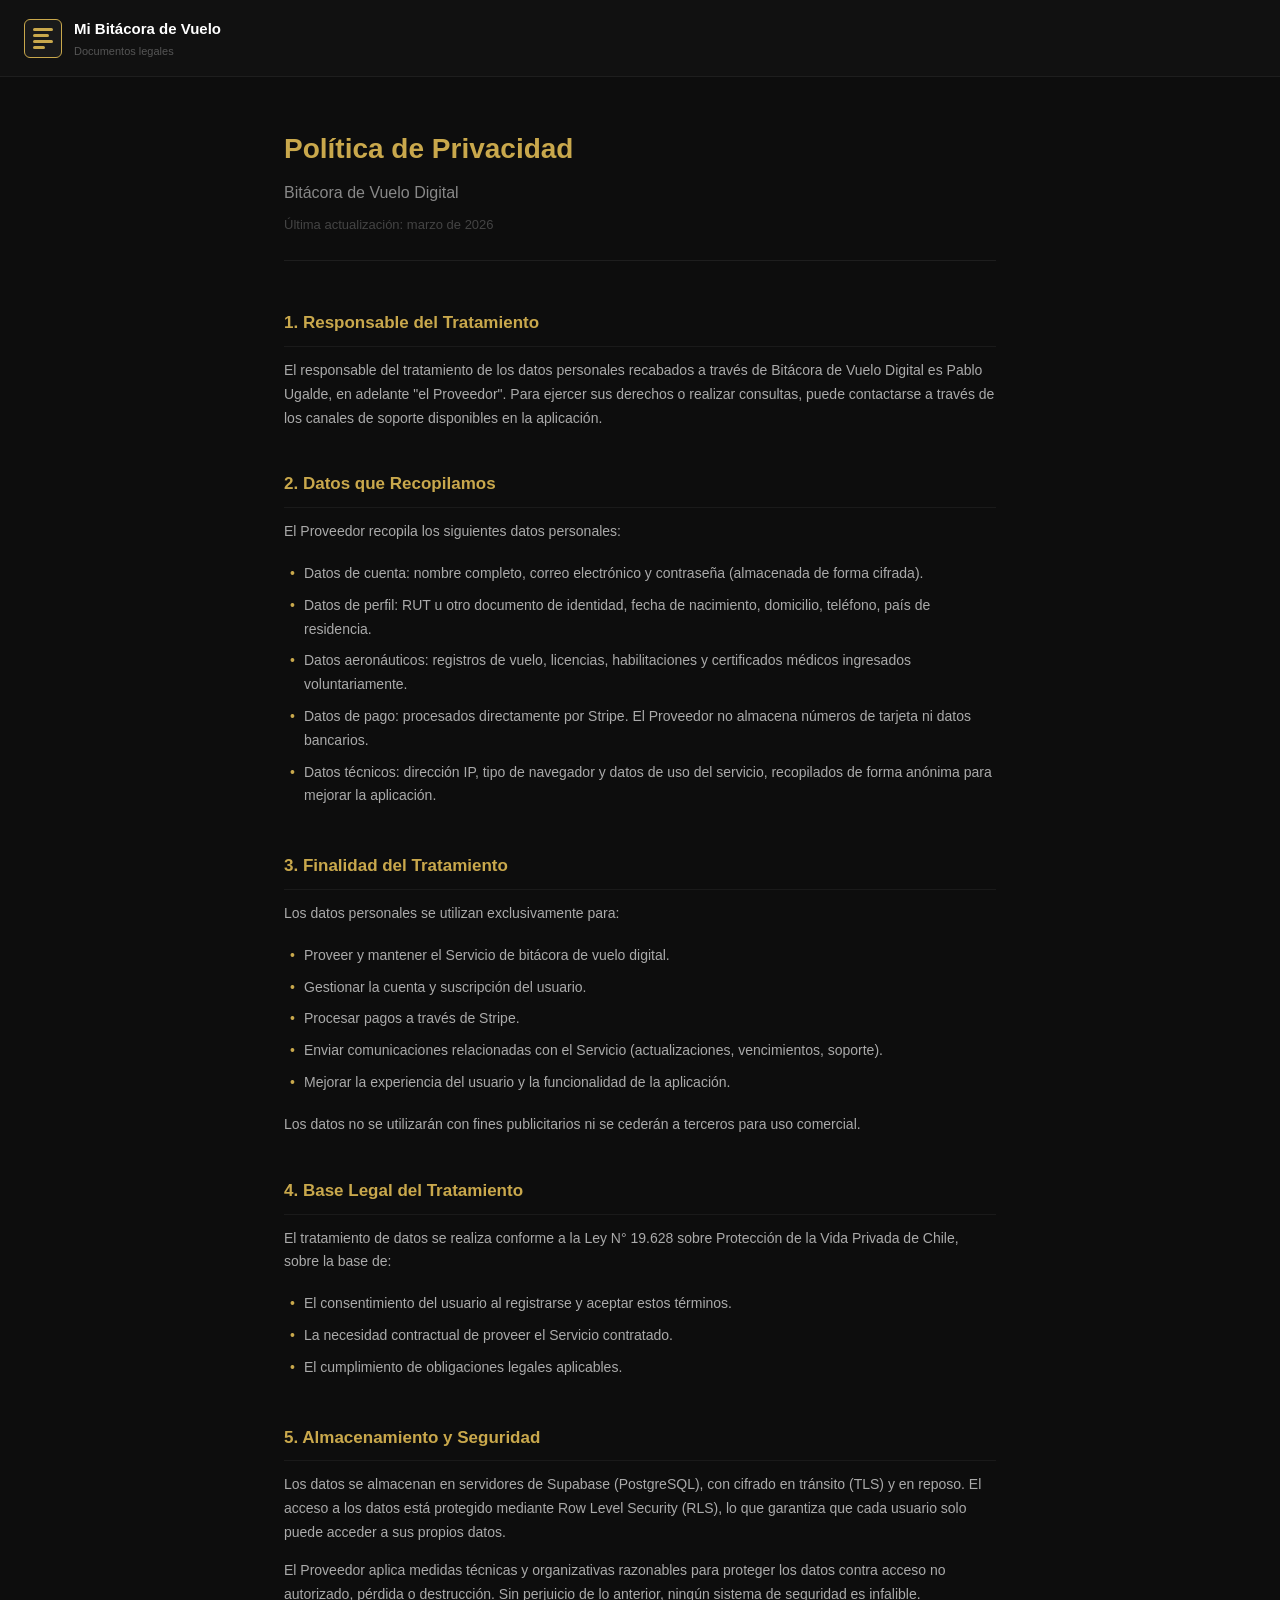
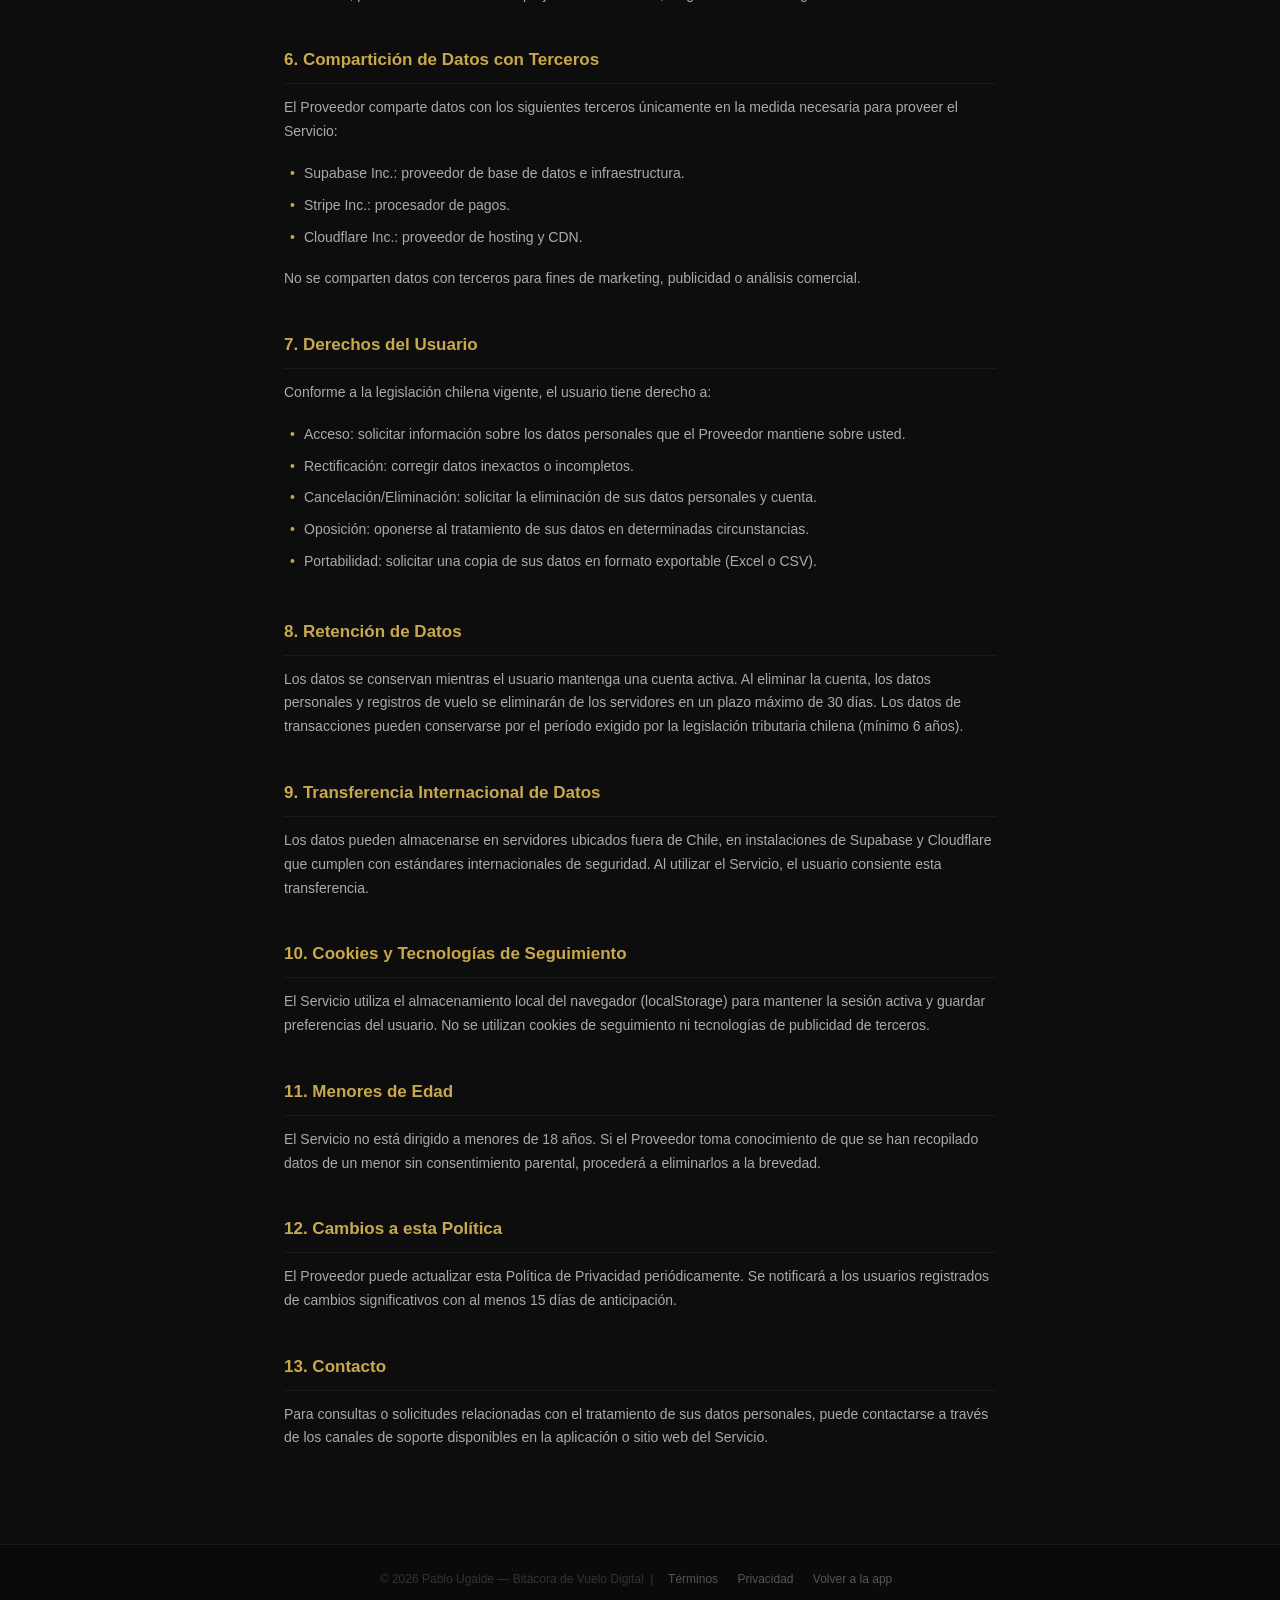
<file: privacidad.html>
<!DOCTYPE html>
<html lang="es">
<head>
    <meta charset="UTF-8">
    <meta name="viewport" content="width=device-width, initial-scale=1.0">
    <title>Política de Privacidad — Bitácora de Vuelo Digital</title>
    <style>
        * { box-sizing: border-box; margin: 0; padding: 0; }
        body { background: #0d0d0d; color: #c8c8c8; font-family: -apple-system, BlinkMacSystemFont, 'Segoe UI', sans-serif; line-height: 1.7; }
        header { background: #111; border-bottom: 1px solid #1e1e1e; padding: 16px 24px; display: flex; align-items: center; gap: 12px; }
        .logo-mark { display: flex; flex-direction: column; gap: 3px; padding: 8px; background: #1a1a1a; border: 1px solid #c9a84c; border-radius: 6px; }
        .logo-mark span { display: block; height: 3px; background: #c9a84c; border-radius: 2px; }
        .logo-mark span:nth-child(1) { width: 20px; }
        .logo-mark span:nth-child(2) { width: 16px; }
        .logo-mark span:nth-child(3) { width: 20px; }
        .logo-mark span:nth-child(4) { width: 12px; }
        .logo-text { font-size: 15px; font-weight: 700; color: #fff; }
        .logo-sub { font-size: 11px; color: #555; }
        main { max-width: 760px; margin: 0 auto; padding: 48px 24px 80px; }
        .doc-header { margin-bottom: 48px; padding-bottom: 24px; border-bottom: 1px solid #1e1e1e; }
        .doc-title { font-size: 28px; font-weight: 700; color: #c9a84c; margin-bottom: 6px; }
        .doc-subtitle { font-size: 16px; color: #888; margin-bottom: 8px; }
        .doc-date { font-size: 13px; color: #444; }
        h2 { font-size: 17px; font-weight: 700; color: #c9a84c; margin: 40px 0 12px; padding-bottom: 8px; border-bottom: 1px solid #1a1a1a; }
        p { font-size: 14px; color: #aaa; margin-bottom: 14px; }
        ul { margin: 0 0 14px 0; padding-left: 0; list-style: none; }
        ul li { font-size: 14px; color: #aaa; padding: 4px 0 4px 20px; position: relative; }
        ul li::before { content: '•'; position: absolute; left: 6px; color: #c9a84c; }
        footer { background: #0a0a0a; border-top: 1px solid #1a1a1a; padding: 24px; text-align: center; }
        footer p { font-size: 12px; color: #333; margin: 0; }
        footer a { color: #555; text-decoration: none; margin: 0 8px; }
        footer a:hover { color: #c9a84c; }
        @media (max-width: 600px) { main { padding: 32px 16px 60px; } .doc-title { font-size: 22px; } }
    </style>
</head>
<body>
    <header>
        <div class="logo-mark"><span></span><span></span><span></span><span></span></div>
        <div>
            <div class="logo-text">Mi Bitácora de Vuelo</div>
            <div class="logo-sub">Documentos legales</div>
        </div>
    </header>

    <main>
        <div class="doc-header">
            <div class="doc-title">Política de Privacidad</div>
            <div class="doc-subtitle">Bitácora de Vuelo Digital</div>
            <div class="doc-date">Última actualización: marzo de 2026</div>
        </div>

        <h2>1. Responsable del Tratamiento</h2>
        <p>El responsable del tratamiento de los datos personales recabados a través de Bitácora de Vuelo Digital es Pablo Ugalde, en adelante "el Proveedor". Para ejercer sus derechos o realizar consultas, puede contactarse a través de los canales de soporte disponibles en la aplicación.</p>

        <h2>2. Datos que Recopilamos</h2>
        <p>El Proveedor recopila los siguientes datos personales:</p>
        <ul>
            <li>Datos de cuenta: nombre completo, correo electrónico y contraseña (almacenada de forma cifrada).</li>
            <li>Datos de perfil: RUT u otro documento de identidad, fecha de nacimiento, domicilio, teléfono, país de residencia.</li>
            <li>Datos aeronáuticos: registros de vuelo, licencias, habilitaciones y certificados médicos ingresados voluntariamente.</li>
            <li>Datos de pago: procesados directamente por Stripe. El Proveedor no almacena números de tarjeta ni datos bancarios.</li>
            <li>Datos técnicos: dirección IP, tipo de navegador y datos de uso del servicio, recopilados de forma anónima para mejorar la aplicación.</li>
        </ul>

        <h2>3. Finalidad del Tratamiento</h2>
        <p>Los datos personales se utilizan exclusivamente para:</p>
        <ul>
            <li>Proveer y mantener el Servicio de bitácora de vuelo digital.</li>
            <li>Gestionar la cuenta y suscripción del usuario.</li>
            <li>Procesar pagos a través de Stripe.</li>
            <li>Enviar comunicaciones relacionadas con el Servicio (actualizaciones, vencimientos, soporte).</li>
            <li>Mejorar la experiencia del usuario y la funcionalidad de la aplicación.</li>
        </ul>
        <p>Los datos no se utilizarán con fines publicitarios ni se cederán a terceros para uso comercial.</p>

        <h2>4. Base Legal del Tratamiento</h2>
        <p>El tratamiento de datos se realiza conforme a la Ley N° 19.628 sobre Protección de la Vida Privada de Chile, sobre la base de:</p>
        <ul>
            <li>El consentimiento del usuario al registrarse y aceptar estos términos.</li>
            <li>La necesidad contractual de proveer el Servicio contratado.</li>
            <li>El cumplimiento de obligaciones legales aplicables.</li>
        </ul>

        <h2>5. Almacenamiento y Seguridad</h2>
        <p>Los datos se almacenan en servidores de Supabase (PostgreSQL), con cifrado en tránsito (TLS) y en reposo. El acceso a los datos está protegido mediante Row Level Security (RLS), lo que garantiza que cada usuario solo puede acceder a sus propios datos.</p>
        <p>El Proveedor aplica medidas técnicas y organizativas razonables para proteger los datos contra acceso no autorizado, pérdida o destrucción. Sin perjuicio de lo anterior, ningún sistema de seguridad es infalible.</p>

        <h2>6. Compartición de Datos con Terceros</h2>
        <p>El Proveedor comparte datos con los siguientes terceros únicamente en la medida necesaria para proveer el Servicio:</p>
        <ul>
            <li>Supabase Inc.: proveedor de base de datos e infraestructura.</li>
            <li>Stripe Inc.: procesador de pagos.</li>
            <li>Cloudflare Inc.: proveedor de hosting y CDN.</li>
        </ul>
        <p>No se comparten datos con terceros para fines de marketing, publicidad o análisis comercial.</p>

        <h2>7. Derechos del Usuario</h2>
        <p>Conforme a la legislación chilena vigente, el usuario tiene derecho a:</p>
        <ul>
            <li>Acceso: solicitar información sobre los datos personales que el Proveedor mantiene sobre usted.</li>
            <li>Rectificación: corregir datos inexactos o incompletos.</li>
            <li>Cancelación/Eliminación: solicitar la eliminación de sus datos personales y cuenta.</li>
            <li>Oposición: oponerse al tratamiento de sus datos en determinadas circunstancias.</li>
            <li>Portabilidad: solicitar una copia de sus datos en formato exportable (Excel o CSV).</li>
        </ul>

        <h2>8. Retención de Datos</h2>
        <p>Los datos se conservan mientras el usuario mantenga una cuenta activa. Al eliminar la cuenta, los datos personales y registros de vuelo se eliminarán de los servidores en un plazo máximo de 30 días. Los datos de transacciones pueden conservarse por el período exigido por la legislación tributaria chilena (mínimo 6 años).</p>

        <h2>9. Transferencia Internacional de Datos</h2>
        <p>Los datos pueden almacenarse en servidores ubicados fuera de Chile, en instalaciones de Supabase y Cloudflare que cumplen con estándares internacionales de seguridad. Al utilizar el Servicio, el usuario consiente esta transferencia.</p>

        <h2>10. Cookies y Tecnologías de Seguimiento</h2>
        <p>El Servicio utiliza el almacenamiento local del navegador (localStorage) para mantener la sesión activa y guardar preferencias del usuario. No se utilizan cookies de seguimiento ni tecnologías de publicidad de terceros.</p>

        <h2>11. Menores de Edad</h2>
        <p>El Servicio no está dirigido a menores de 18 años. Si el Proveedor toma conocimiento de que se han recopilado datos de un menor sin consentimiento parental, procederá a eliminarlos a la brevedad.</p>

        <h2>12. Cambios a esta Política</h2>
        <p>El Proveedor puede actualizar esta Política de Privacidad periódicamente. Se notificará a los usuarios registrados de cambios significativos con al menos 15 días de anticipación.</p>

        <h2>13. Contacto</h2>
        <p>Para consultas o solicitudes relacionadas con el tratamiento de sus datos personales, puede contactarse a través de los canales de soporte disponibles en la aplicación o sitio web del Servicio.</p>
    </main>

    <footer>
        <p>© 2026 Pablo Ugalde — Bitácora de Vuelo Digital &nbsp;|&nbsp; <a href="/terminos.html">Términos</a> <a href="/privacidad.html">Privacidad</a> <a href="/">Volver a la app</a></p>
    </footer>
</body>
</html>
</file>
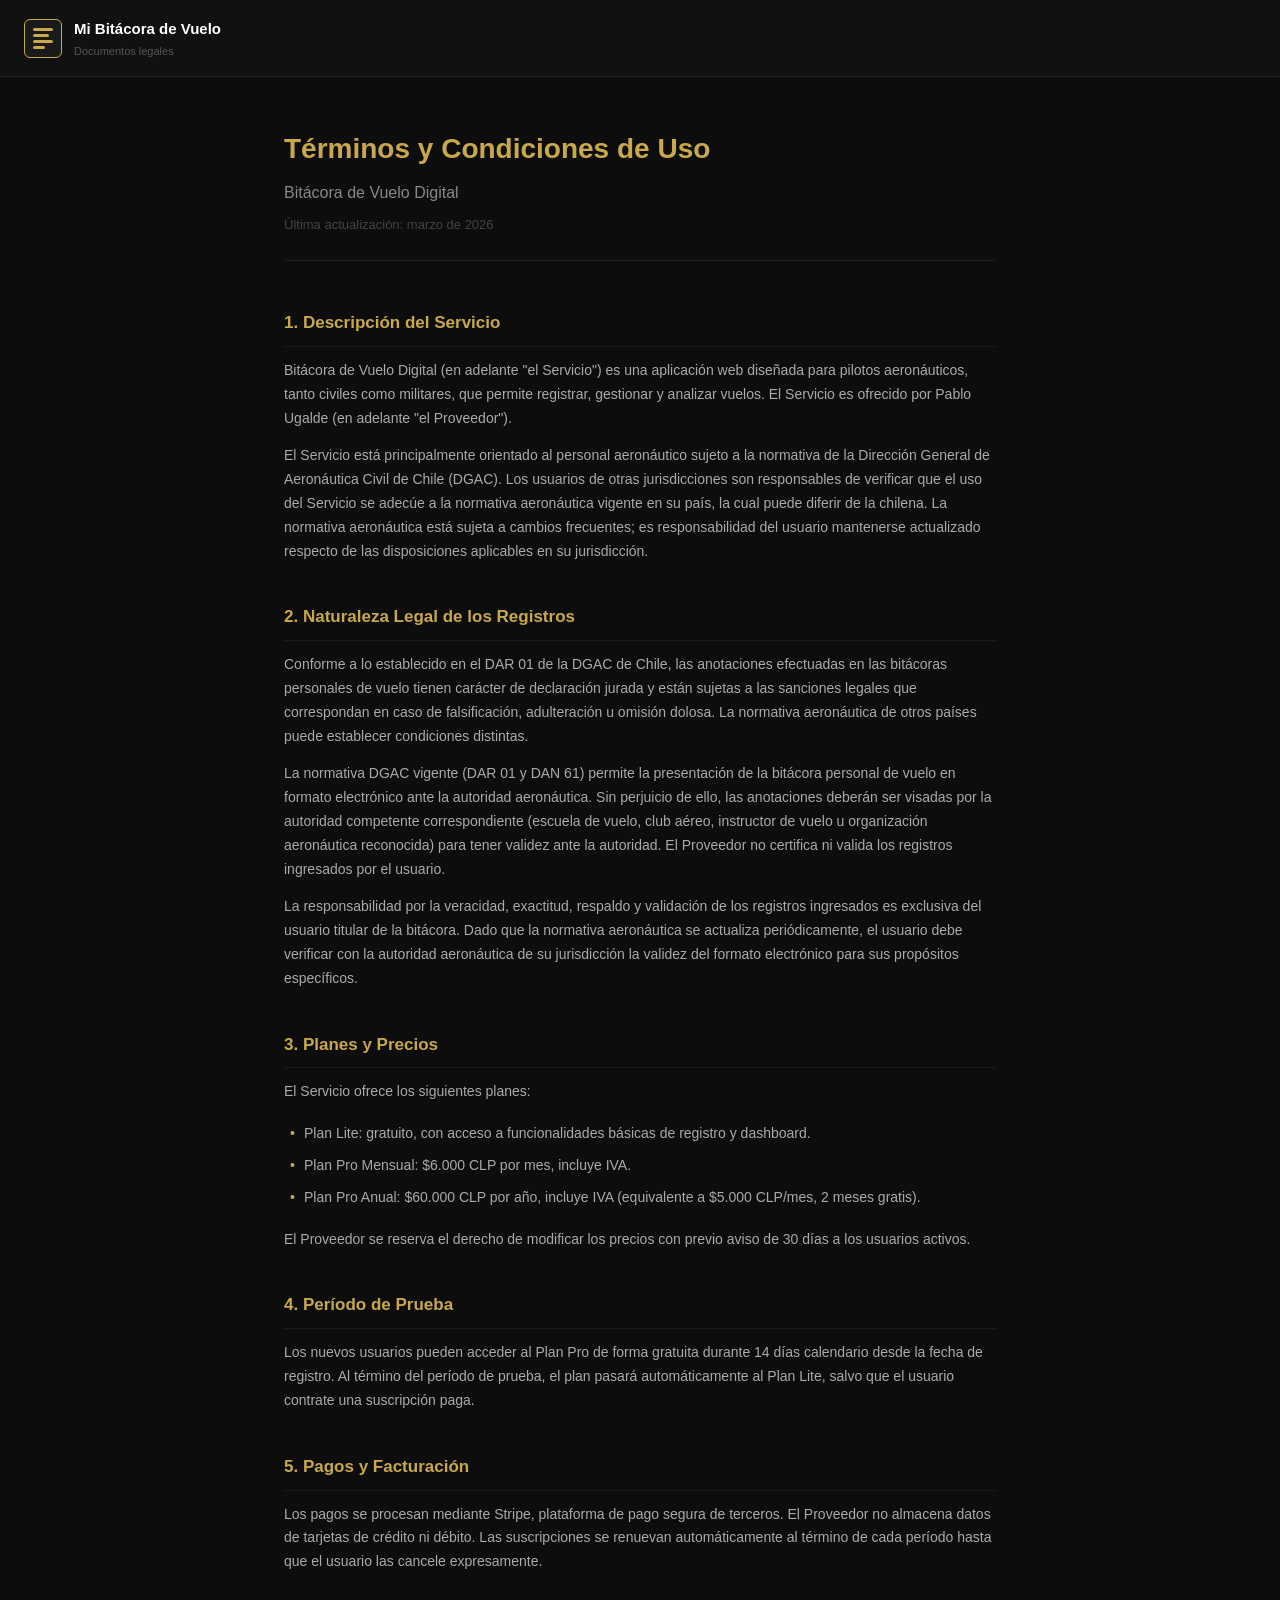
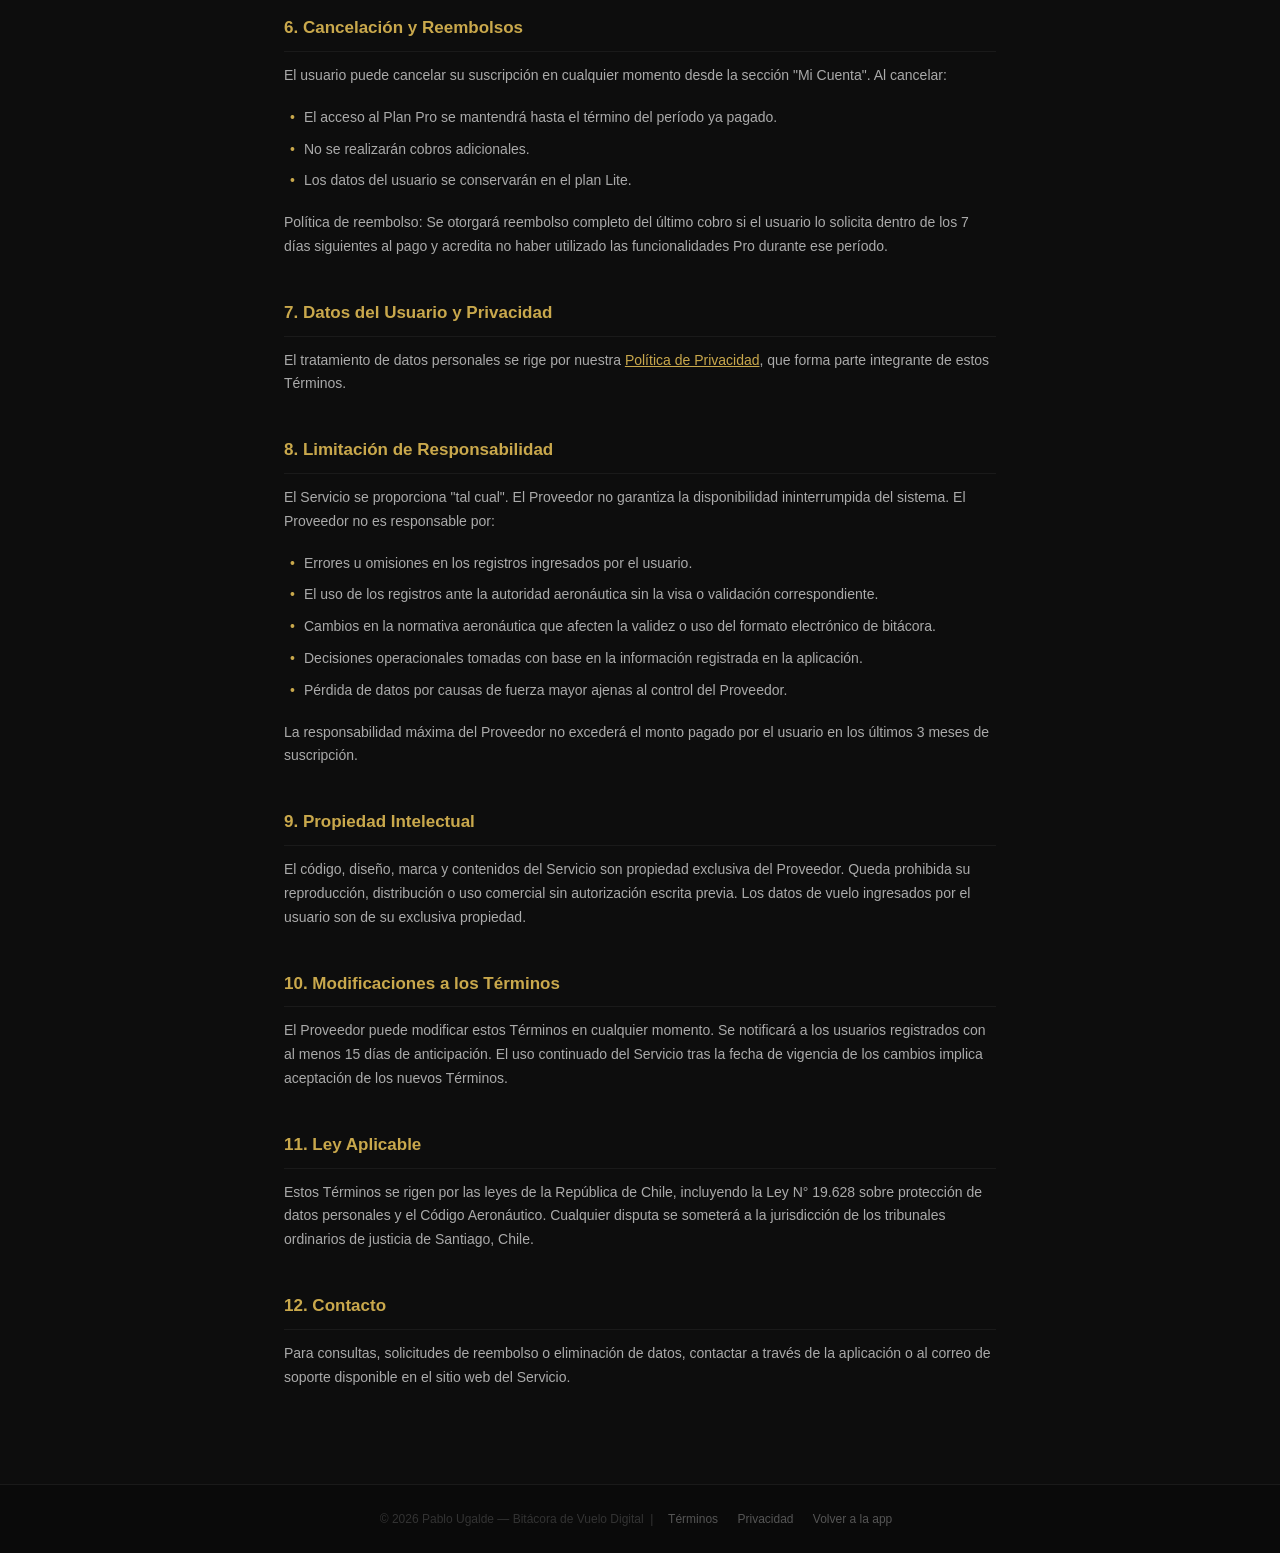
<file: terminos.html>
<!DOCTYPE html>
<html lang="es">
<head>
    <meta charset="UTF-8">
    <meta name="viewport" content="width=device-width, initial-scale=1.0">
    <title>Términos y Condiciones — Bitácora de Vuelo Digital</title>
    <style>
        * { box-sizing: border-box; margin: 0; padding: 0; }
        body { background: #0d0d0d; color: #c8c8c8; font-family: -apple-system, BlinkMacSystemFont, 'Segoe UI', sans-serif; line-height: 1.7; }
        header { background: #111; border-bottom: 1px solid #1e1e1e; padding: 16px 24px; display: flex; align-items: center; gap: 12px; }
        .logo-mark { display: flex; flex-direction: column; gap: 3px; padding: 8px; background: #1a1a1a; border: 1px solid #c9a84c; border-radius: 6px; }
        .logo-mark span { display: block; height: 3px; background: #c9a84c; border-radius: 2px; }
        .logo-mark span:nth-child(1) { width: 20px; }
        .logo-mark span:nth-child(2) { width: 16px; }
        .logo-mark span:nth-child(3) { width: 20px; }
        .logo-mark span:nth-child(4) { width: 12px; }
        .logo-text { font-size: 15px; font-weight: 700; color: #fff; }
        .logo-sub { font-size: 11px; color: #555; }
        main { max-width: 760px; margin: 0 auto; padding: 48px 24px 80px; }
        .doc-header { margin-bottom: 48px; padding-bottom: 24px; border-bottom: 1px solid #1e1e1e; }
        .doc-title { font-size: 28px; font-weight: 700; color: #c9a84c; margin-bottom: 6px; }
        .doc-subtitle { font-size: 16px; color: #888; margin-bottom: 8px; }
        .doc-date { font-size: 13px; color: #444; }
        h2 { font-size: 17px; font-weight: 700; color: #c9a84c; margin: 40px 0 12px; padding-bottom: 8px; border-bottom: 1px solid #1a1a1a; }
        p { font-size: 14px; color: #aaa; margin-bottom: 14px; }
        ul { margin: 0 0 14px 0; padding-left: 0; list-style: none; }
        ul li { font-size: 14px; color: #aaa; padding: 4px 0 4px 20px; position: relative; }
        ul li::before { content: '•'; position: absolute; left: 6px; color: #c9a84c; }
        footer { background: #0a0a0a; border-top: 1px solid #1a1a1a; padding: 24px; text-align: center; }
        footer p { font-size: 12px; color: #333; margin: 0; }
        footer a { color: #555; text-decoration: none; margin: 0 8px; }
        footer a:hover { color: #c9a84c; }
        @media (max-width: 600px) { main { padding: 32px 16px 60px; } .doc-title { font-size: 22px; } }
    </style>
</head>
<body>
    <header>
        <div class="logo-mark"><span></span><span></span><span></span><span></span></div>
        <div>
            <div class="logo-text">Mi Bitácora de Vuelo</div>
            <div class="logo-sub">Documentos legales</div>
        </div>
    </header>

    <main>
        <div class="doc-header">
            <div class="doc-title">Términos y Condiciones de Uso</div>
            <div class="doc-subtitle">Bitácora de Vuelo Digital</div>
            <div class="doc-date">Última actualización: marzo de 2026</div>
        </div>

        <h2>1. Descripción del Servicio</h2>
        <p>Bitácora de Vuelo Digital (en adelante "el Servicio") es una aplicación web diseñada para pilotos aeronáuticos, tanto civiles como militares, que permite registrar, gestionar y analizar vuelos. El Servicio es ofrecido por Pablo Ugalde (en adelante "el Proveedor").</p>
        <p>El Servicio está principalmente orientado al personal aeronáutico sujeto a la normativa de la Dirección General de Aeronáutica Civil de Chile (DGAC). Los usuarios de otras jurisdicciones son responsables de verificar que el uso del Servicio se adecúe a la normativa aeronáutica vigente en su país, la cual puede diferir de la chilena. La normativa aeronáutica está sujeta a cambios frecuentes; es responsabilidad del usuario mantenerse actualizado respecto de las disposiciones aplicables en su jurisdicción.</p>

        <h2>2. Naturaleza Legal de los Registros</h2>
        <p>Conforme a lo establecido en el DAR 01 de la DGAC de Chile, las anotaciones efectuadas en las bitácoras personales de vuelo tienen carácter de declaración jurada y están sujetas a las sanciones legales que correspondan en caso de falsificación, adulteración u omisión dolosa. La normativa aeronáutica de otros países puede establecer condiciones distintas.</p>
        <p>La normativa DGAC vigente (DAR 01 y DAN 61) permite la presentación de la bitácora personal de vuelo en formato electrónico ante la autoridad aeronáutica. Sin perjuicio de ello, las anotaciones deberán ser visadas por la autoridad competente correspondiente (escuela de vuelo, club aéreo, instructor de vuelo u organización aeronáutica reconocida) para tener validez ante la autoridad. El Proveedor no certifica ni valida los registros ingresados por el usuario.</p>
        <p>La responsabilidad por la veracidad, exactitud, respaldo y validación de los registros ingresados es exclusiva del usuario titular de la bitácora. Dado que la normativa aeronáutica se actualiza periódicamente, el usuario debe verificar con la autoridad aeronáutica de su jurisdicción la validez del formato electrónico para sus propósitos específicos.</p>

        <h2>3. Planes y Precios</h2>
        <p>El Servicio ofrece los siguientes planes:</p>
        <ul>
            <li>Plan Lite: gratuito, con acceso a funcionalidades básicas de registro y dashboard.</li>
            <li>Plan Pro Mensual: $6.000 CLP por mes, incluye IVA.</li>
            <li>Plan Pro Anual: $60.000 CLP por año, incluye IVA (equivalente a $5.000 CLP/mes, 2 meses gratis).</li>
        </ul>
        <p>El Proveedor se reserva el derecho de modificar los precios con previo aviso de 30 días a los usuarios activos.</p>

        <h2>4. Período de Prueba</h2>
        <p>Los nuevos usuarios pueden acceder al Plan Pro de forma gratuita durante 14 días calendario desde la fecha de registro. Al término del período de prueba, el plan pasará automáticamente al Plan Lite, salvo que el usuario contrate una suscripción paga.</p>

        <h2>5. Pagos y Facturación</h2>
        <p>Los pagos se procesan mediante Stripe, plataforma de pago segura de terceros. El Proveedor no almacena datos de tarjetas de crédito ni débito. Las suscripciones se renuevan automáticamente al término de cada período hasta que el usuario las cancele expresamente.</p>

        <h2>6. Cancelación y Reembolsos</h2>
        <p>El usuario puede cancelar su suscripción en cualquier momento desde la sección "Mi Cuenta". Al cancelar:</p>
        <ul>
            <li>El acceso al Plan Pro se mantendrá hasta el término del período ya pagado.</li>
            <li>No se realizarán cobros adicionales.</li>
            <li>Los datos del usuario se conservarán en el plan Lite.</li>
        </ul>
        <p>Política de reembolso: Se otorgará reembolso completo del último cobro si el usuario lo solicita dentro de los 7 días siguientes al pago y acredita no haber utilizado las funcionalidades Pro durante ese período.</p>

        <h2>7. Datos del Usuario y Privacidad</h2>
        <p>El tratamiento de datos personales se rige por nuestra <a href="/privacidad.html" style="color:#c9a84c;">Política de Privacidad</a>, que forma parte integrante de estos Términos.</p>

        <h2>8. Limitación de Responsabilidad</h2>
        <p>El Servicio se proporciona "tal cual". El Proveedor no garantiza la disponibilidad ininterrumpida del sistema. El Proveedor no es responsable por:</p>
        <ul>
            <li>Errores u omisiones en los registros ingresados por el usuario.</li>
            <li>El uso de los registros ante la autoridad aeronáutica sin la visa o validación correspondiente.</li>
            <li>Cambios en la normativa aeronáutica que afecten la validez o uso del formato electrónico de bitácora.</li>
            <li>Decisiones operacionales tomadas con base en la información registrada en la aplicación.</li>
            <li>Pérdida de datos por causas de fuerza mayor ajenas al control del Proveedor.</li>
        </ul>
        <p>La responsabilidad máxima del Proveedor no excederá el monto pagado por el usuario en los últimos 3 meses de suscripción.</p>

        <h2>9. Propiedad Intelectual</h2>
        <p>El código, diseño, marca y contenidos del Servicio son propiedad exclusiva del Proveedor. Queda prohibida su reproducción, distribución o uso comercial sin autorización escrita previa. Los datos de vuelo ingresados por el usuario son de su exclusiva propiedad.</p>

        <h2>10. Modificaciones a los Términos</h2>
        <p>El Proveedor puede modificar estos Términos en cualquier momento. Se notificará a los usuarios registrados con al menos 15 días de anticipación. El uso continuado del Servicio tras la fecha de vigencia de los cambios implica aceptación de los nuevos Términos.</p>

        <h2>11. Ley Aplicable</h2>
        <p>Estos Términos se rigen por las leyes de la República de Chile, incluyendo la Ley N° 19.628 sobre protección de datos personales y el Código Aeronáutico. Cualquier disputa se someterá a la jurisdicción de los tribunales ordinarios de justicia de Santiago, Chile.</p>

        <h2>12. Contacto</h2>
        <p>Para consultas, solicitudes de reembolso o eliminación de datos, contactar a través de la aplicación o al correo de soporte disponible en el sitio web del Servicio.</p>
    </main>

    <footer>
        <p>© 2026 Pablo Ugalde — Bitácora de Vuelo Digital &nbsp;|&nbsp; <a href="/terminos.html">Términos</a> <a href="/privacidad.html">Privacidad</a> <a href="/">Volver a la app</a></p>
    </footer>
</body>
</html>
</file>
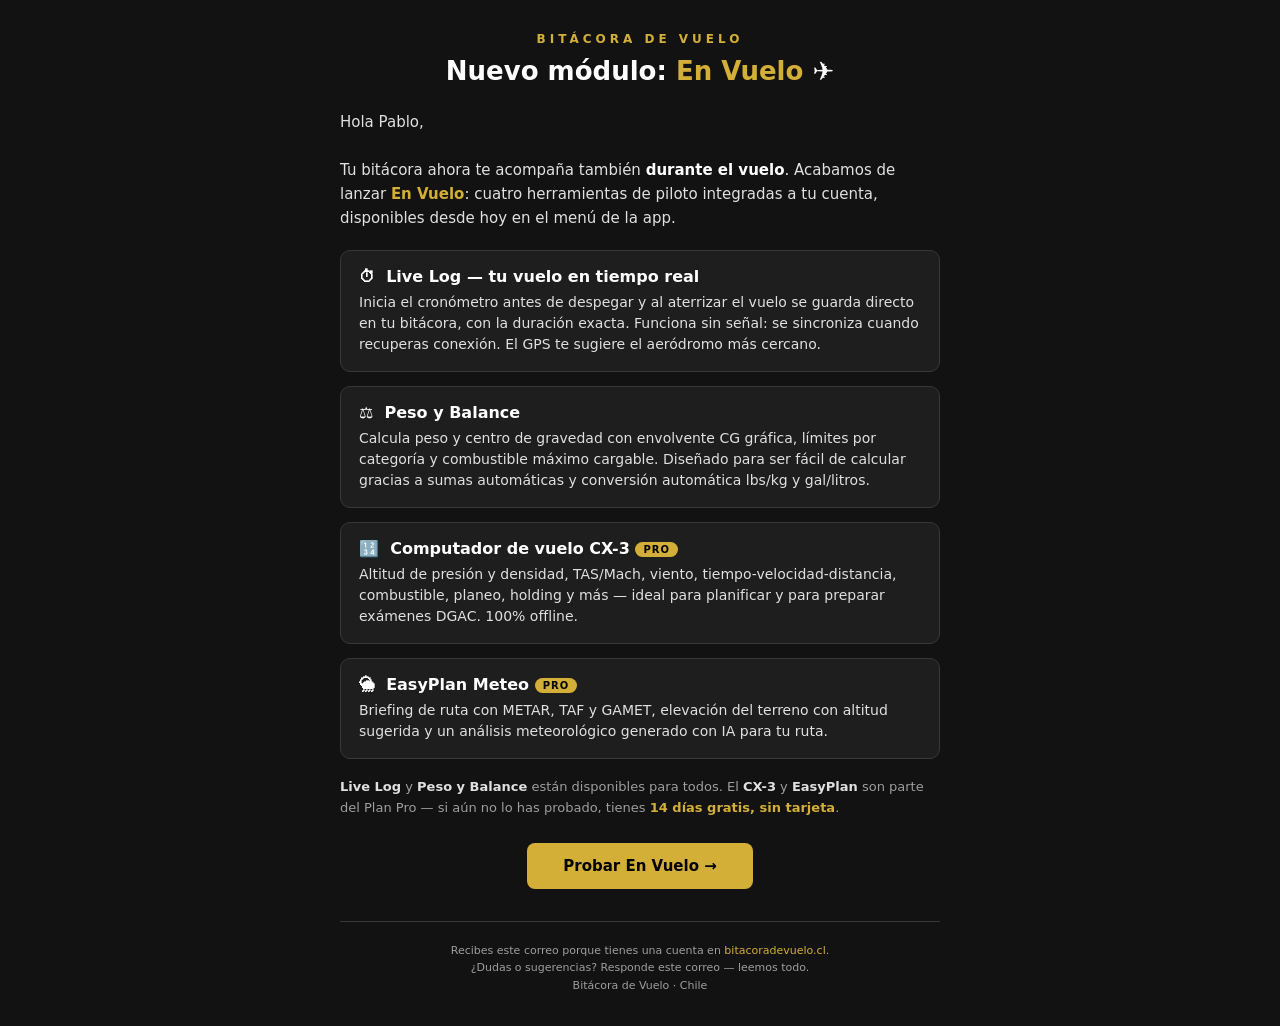
<file: marketing/email-en-vuelo-preview.html>
<!-- Vista previa generada desde supabase/functions/send-announcement/index.ts — la fuente es la Edge Function -->
<!DOCTYPE html>
<html lang="es"><head><meta charset="utf-8"><meta name="viewport" content="width=device-width"></head>
<body style="margin:0;padding:0;background:#121212;">
<table role="presentation" width="100%" cellpadding="0" cellspacing="0" bgcolor="#121212" style="background:#121212;">
<tr><td align="center" style="padding:32px 16px;">
<table role="presentation" width="600" cellpadding="0" cellspacing="0" style="max-width:600px;width:100%;">

  <!-- Header -->
  <tr><td align="center" style="padding-bottom:24px;font-family:system-ui,-apple-system,'Segoe UI',Roboto,sans-serif;">
    <div style="font-size:12px;letter-spacing:4px;color:#D4AF37;font-weight:700;">BITÁCORA DE VUELO</div>
    <div style="font-size:26px;font-weight:800;color:#FFFFFF;padding-top:10px;">Nuevo módulo: <span style="color:#D4AF37;">En Vuelo</span> ✈️</div>
  </td></tr>

  <!-- Intro -->
  <tr><td style="padding-bottom:20px;font-family:system-ui,-apple-system,'Segoe UI',Roboto,sans-serif;font-size:15px;line-height:1.6;color:#E0E0E0;">
    Hola Pablo,<br><br>
    Tu bitácora ahora te acompaña también <strong style="color:#FFFFFF;">durante el vuelo</strong>.
    Acabamos de lanzar <strong style="color:#D4AF37;">En Vuelo</strong>: cuatro herramientas de piloto
    integradas a tu cuenta, disponibles desde hoy en el menú de la app.
  </td></tr>

  <!-- Features -->
  
    <tr><td style="padding:0 0 14px 0;">
      <table role="presentation" width="100%" cellpadding="0" cellspacing="0"
             style="background:#1E1E1E;border:1px solid #383838;border-radius:10px;">
        <tr>
          <td style="padding:16px 18px;font-family:system-ui,-apple-system,'Segoe UI',Roboto,sans-serif;">
            <div style="font-size:16px;font-weight:700;color:#FFFFFF;">
              ⏱&nbsp; Live Log — tu vuelo en tiempo real
              
            </div>
            <div style="font-size:14px;line-height:1.5;color:#E0E0E0;padding-top:6px;">Inicia el cronómetro antes de despegar y al aterrizar el vuelo se guarda directo en tu bitácora, con la duración exacta. Funciona sin señal: se sincroniza cuando recuperas conexión. El GPS te sugiere el aeródromo más cercano.</div>
          </td>
        </tr>
      </table>
    </td></tr>
  
    <tr><td style="padding:0 0 14px 0;">
      <table role="presentation" width="100%" cellpadding="0" cellspacing="0"
             style="background:#1E1E1E;border:1px solid #383838;border-radius:10px;">
        <tr>
          <td style="padding:16px 18px;font-family:system-ui,-apple-system,'Segoe UI',Roboto,sans-serif;">
            <div style="font-size:16px;font-weight:700;color:#FFFFFF;">
              ⚖&nbsp; Peso y Balance
              
            </div>
            <div style="font-size:14px;line-height:1.5;color:#E0E0E0;padding-top:6px;">Calcula peso y centro de gravedad con envolvente CG gráfica, límites por categoría y combustible máximo cargable. Diseñado para ser fácil de calcular gracias a sumas automáticas y conversión automática lbs/kg y gal/litros.</div>
          </td>
        </tr>
      </table>
    </td></tr>
  
    <tr><td style="padding:0 0 14px 0;">
      <table role="presentation" width="100%" cellpadding="0" cellspacing="0"
             style="background:#1E1E1E;border:1px solid #383838;border-radius:10px;">
        <tr>
          <td style="padding:16px 18px;font-family:system-ui,-apple-system,'Segoe UI',Roboto,sans-serif;">
            <div style="font-size:16px;font-weight:700;color:#FFFFFF;">
              🔢&nbsp; Computador de vuelo CX-3
              <span style="font-size:10px;font-weight:800;letter-spacing:1px;color:#000;background:#D4AF37;border-radius:8px;padding:2px 8px;vertical-align:middle;">PRO</span>
            </div>
            <div style="font-size:14px;line-height:1.5;color:#E0E0E0;padding-top:6px;">Altitud de presión y densidad, TAS/Mach, viento, tiempo-velocidad-distancia, combustible, planeo, holding y más — ideal para planificar y para preparar exámenes DGAC. 100% offline.</div>
          </td>
        </tr>
      </table>
    </td></tr>
  
    <tr><td style="padding:0 0 14px 0;">
      <table role="presentation" width="100%" cellpadding="0" cellspacing="0"
             style="background:#1E1E1E;border:1px solid #383838;border-radius:10px;">
        <tr>
          <td style="padding:16px 18px;font-family:system-ui,-apple-system,'Segoe UI',Roboto,sans-serif;">
            <div style="font-size:16px;font-weight:700;color:#FFFFFF;">
              🌦&nbsp; EasyPlan Meteo
              <span style="font-size:10px;font-weight:800;letter-spacing:1px;color:#000;background:#D4AF37;border-radius:8px;padding:2px 8px;vertical-align:middle;">PRO</span>
            </div>
            <div style="font-size:14px;line-height:1.5;color:#E0E0E0;padding-top:6px;">Briefing de ruta con METAR, TAF y GAMET, elevación del terreno con altitud sugerida y un análisis meteorológico generado con IA para tu ruta.</div>
          </td>
        </tr>
      </table>
    </td></tr>

  <!-- Plan note -->
  <tr><td style="padding:4px 0 24px 0;font-family:system-ui,-apple-system,'Segoe UI',Roboto,sans-serif;font-size:13px;line-height:1.6;color:#9E9E9E;">
    <strong style="color:#E0E0E0;">Live Log</strong> y <strong style="color:#E0E0E0;">Peso y Balance</strong> están disponibles para todos.
    El <strong style="color:#E0E0E0;">CX-3</strong> y <strong style="color:#E0E0E0;">EasyPlan</strong> son parte del Plan Pro —
    si aún no lo has probado, tienes <strong style="color:#D4AF37;">14 días gratis, sin tarjeta</strong>.
  </td></tr>

  <!-- CTA -->
  <tr><td align="center" style="padding-bottom:32px;">
    <a href="https://bitacoradevuelo.cl" style="display:inline-block;background:#D4AF37;color:#000000;font-family:system-ui,-apple-system,'Segoe UI',Roboto,sans-serif;font-size:15px;font-weight:800;text-decoration:none;padding:14px 36px;border-radius:8px;">
      Probar En Vuelo →
    </a>
  </td></tr>

  <!-- Footer -->
  <tr><td align="center" style="border-top:1px solid #383838;padding-top:20px;font-family:system-ui,-apple-system,'Segoe UI',Roboto,sans-serif;font-size:11px;line-height:1.6;color:#9E9E9E;">
    Recibes este correo porque tienes una cuenta en
    <a href="https://bitacoradevuelo.cl" style="color:#D4AF37;text-decoration:none;">bitacoradevuelo.cl</a>.<br>
    ¿Dudas o sugerencias? Responde este correo — leemos todo.<br>
    Bitácora de Vuelo · Chile
  </td></tr>

</table>
</td></tr>
</table>
</body></html>
</file>
